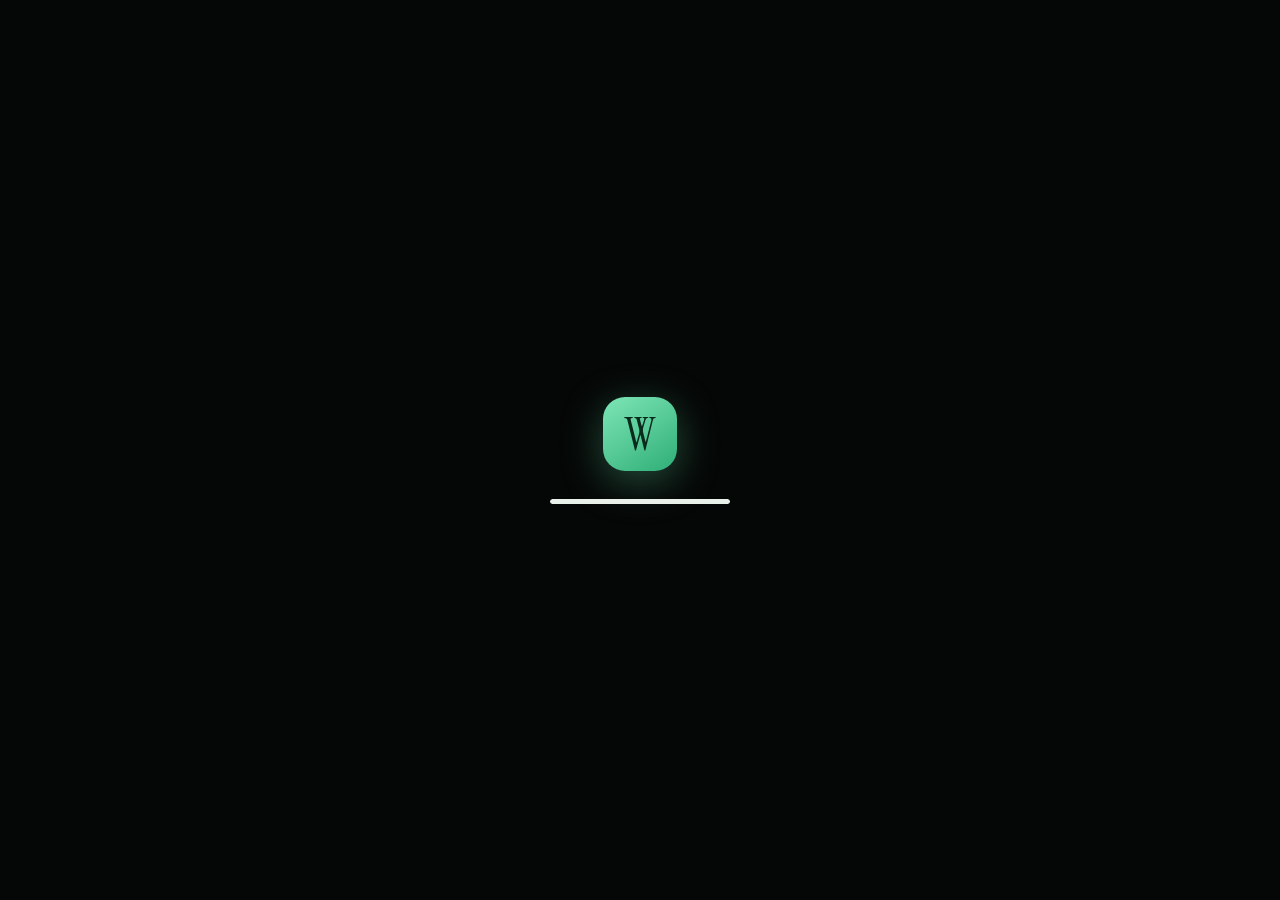
<file: index.html>
<!doctype html>
<html lang="en">
<head>
<meta charset="utf-8">
<meta name="viewport" content="width=device-width, initial-scale=1, viewport-fit=cover">
<title>Wayne Williams Opanja · Forward Deployed Engineer</title>
<meta name="description" content="Forward deployed engineer in Nairobi. I build learning, video, WhatsApp and AI products for health, education and public services, project by project.">
<link rel="canonical" href="https://wayne-spec.github.io/">
<meta name="theme-color" content="#0c0e0d">
<meta property="og:type" content="website">
<meta property="og:url" content="https://wayne-spec.github.io/">
<meta property="og:title" content="Wayne Williams Opanja · Forward Deployed Engineer">
<meta property="og:description" content="Full-stack developer building learning, video, WhatsApp and AI products that work for the people who use them.">
<meta property="og:image" content="https://wayne-spec.github.io/assets/og.png">
<meta property="og:image:width" content="1200">
<meta property="og:image:height" content="630">
<meta property="og:image:alt" content="Wayne Williams Opanja, Forward Deployed Engineer">
<meta name="twitter:card" content="summary_large_image">
<link rel="icon" href="assets/favicon.svg" type="image/svg+xml">
<link rel="preconnect" href="https://fonts.googleapis.com">
<link rel="preconnect" href="https://fonts.gstatic.com" crossorigin>
<link href="https://fonts.googleapis.com/css2?family=Instrument+Serif:ital@0;1&family=Inter:wght@400;500;600;700&family=JetBrains+Mono:wght@400;600&display=swap" rel="stylesheet">
<link rel="stylesheet" href="assets/css/site.css">
<link rel="stylesheet" href="assets/desktop/desktop.css">
<script>
  try { var t = localStorage.getItem('theme'); if (t) document.documentElement.setAttribute('data-theme', t); } catch (e) {}
</script>
<script type="application/ld+json">
{
  "@context": "https://schema.org",
  "@type": "Person",
  "name": "Wayne Williams Opanja",
  "jobTitle": "Forward Deployed Engineer",
  "url": "https://wayne-spec.github.io/",
  "email": "mailto:waynewilliams2028@gmail.com",
  "address": { "@type": "PostalAddress", "addressLocality": "Nairobi", "addressCountry": "KE" },
  "alumniOf": "Strathmore University",
  "sameAs": ["https://www.linkedin.com/in/waynewilliamsopanja", "https://github.com/wayne-spec"]
}
</script>
</head>
<body class="os">
<a class="skip" href="classic.html">Skip to the classic (non-desktop) portfolio</a>

<div id="boot" aria-hidden="true">
  <div class="boot-mark">W</div>
  <div class="boot-bar"><i></i></div>
</div>

<header class="menubar" id="menubar">
  <div class="mb-left">
    <button class="mb-logo" id="mb-logo" type="button" aria-haspopup="true" aria-expanded="false" aria-controls="mb-menu" title="Menu">W</button>
    <ul class="mb-menu" id="mb-menu" role="menu" hidden>
      <li role="none"><button role="menuitem" data-open="welcome">About Wayne</button></li>
      <li role="none"><button role="menuitem" data-open="finder">My work</button></li>
      <li role="none"><a role="menuitem" href="assets/Wayne-Williams-Opanja-CV.pdf" download>Download CV</a></li>
      <li role="none" class="sep"></li>
      <li role="none"><a role="menuitem" href="classic.html">Classic view</a></li>
      <li role="none"><a role="menuitem" href="mailto:waynewilliams2028@gmail.com">Email me</a></li>
    </ul>
    <strong class="mb-app" id="mb-app">Wayne Opanja</strong>
    <nav class="mb-links" aria-label="Quick links">
      <button type="button" data-open="finder">Work</button>
      <button type="button" data-open="studio">What I build</button>
      <button type="button" data-open="notes">How I work</button>
      <button type="button" data-open="contacts">Contact</button>
      <a href="classic.html">Classic view</a>
    </nav>
  </div>
  <div class="mb-right">
    <button class="mb-icon" id="theme-toggle" type="button" aria-label="Switch light or dark mode" title="Light / dark">
      <svg viewBox="0 0 24 24" fill="none" stroke="currentColor" stroke-width="1.8" stroke-linecap="round" aria-hidden="true"><circle cx="12" cy="12" r="4.2"/><path d="M12 2.5v2M12 19.5v2M4.6 4.6 6 6M18 18l1.4 1.4M2.5 12h2M19.5 12h2M4.6 19.4 6 18M18 6l1.4-1.4"/></svg>
    </button>
    <span class="mb-status">Available for projects</span>
    <time class="mb-clock" id="mb-clock"></time>
  </div>
</header>

<main id="desktop" aria-label="Desktop">
  <h1 class="sr-only">Wayne Williams Opanja, forward deployed engineer: an interactive desktop portfolio</h1>
  <ul class="icons" id="icons" aria-label="Desktop items"></ul>
  <div id="windows"></div>
</main>

<nav class="dock" id="dock" aria-label="Dock"></nav>

<noscript>
  <div class="nojs">This portfolio is an interactive desktop and needs JavaScript. <a href="classic.html">Open the classic version</a>.</div>
</noscript>
<script src="assets/desktop/desktop.js" defer></script>
</body>
</html>
</file>
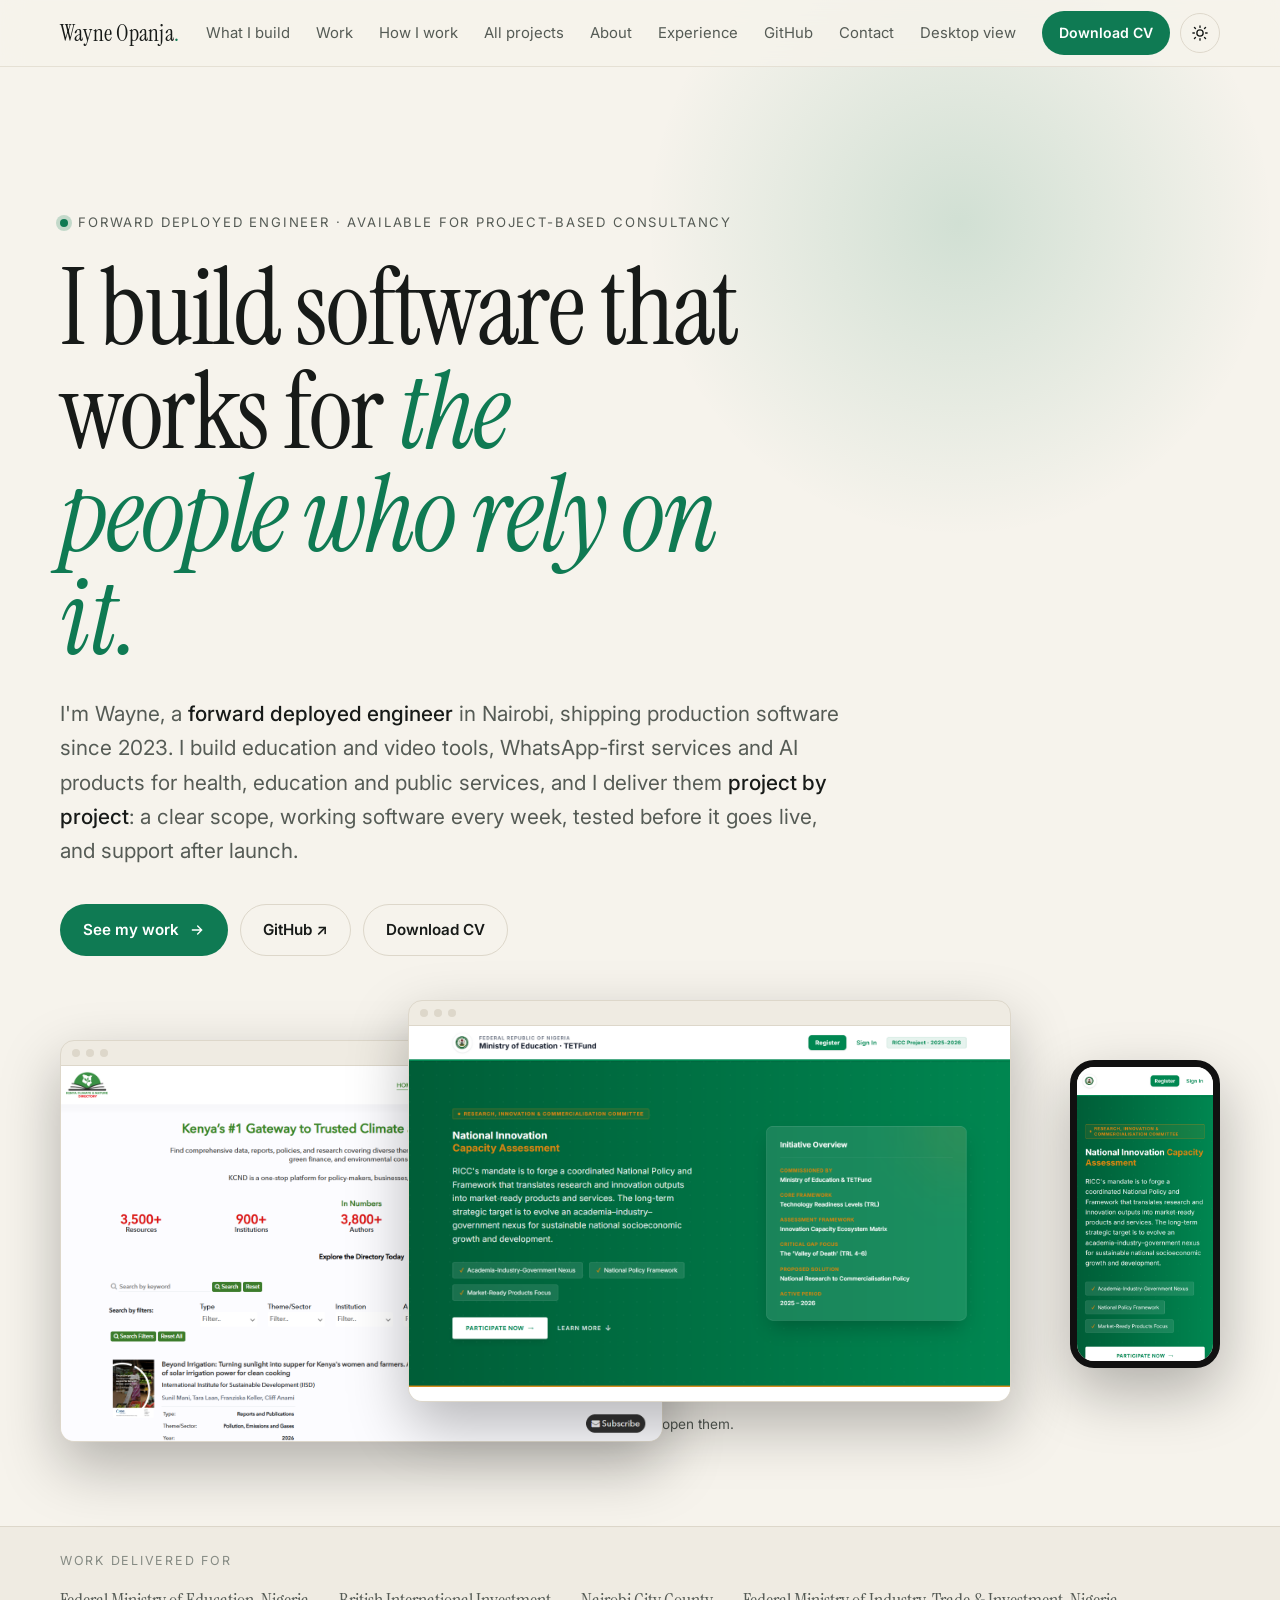
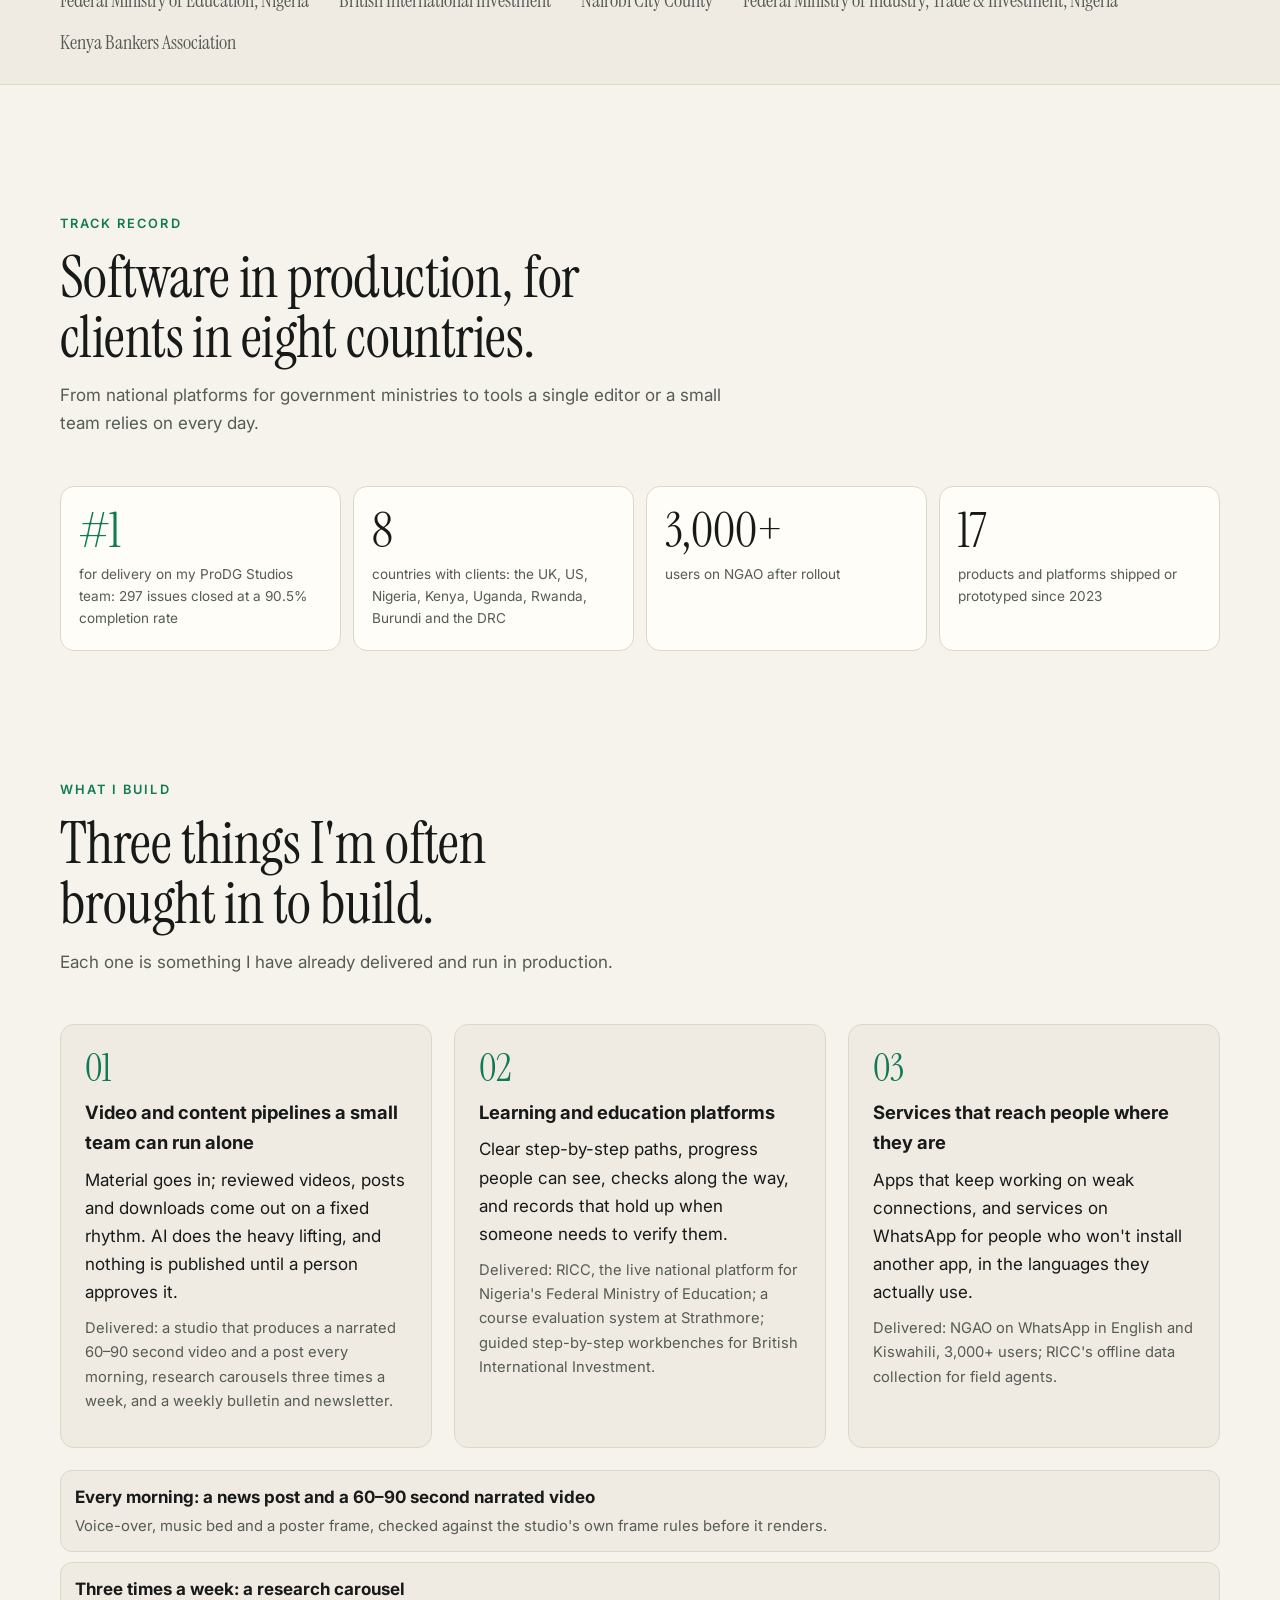
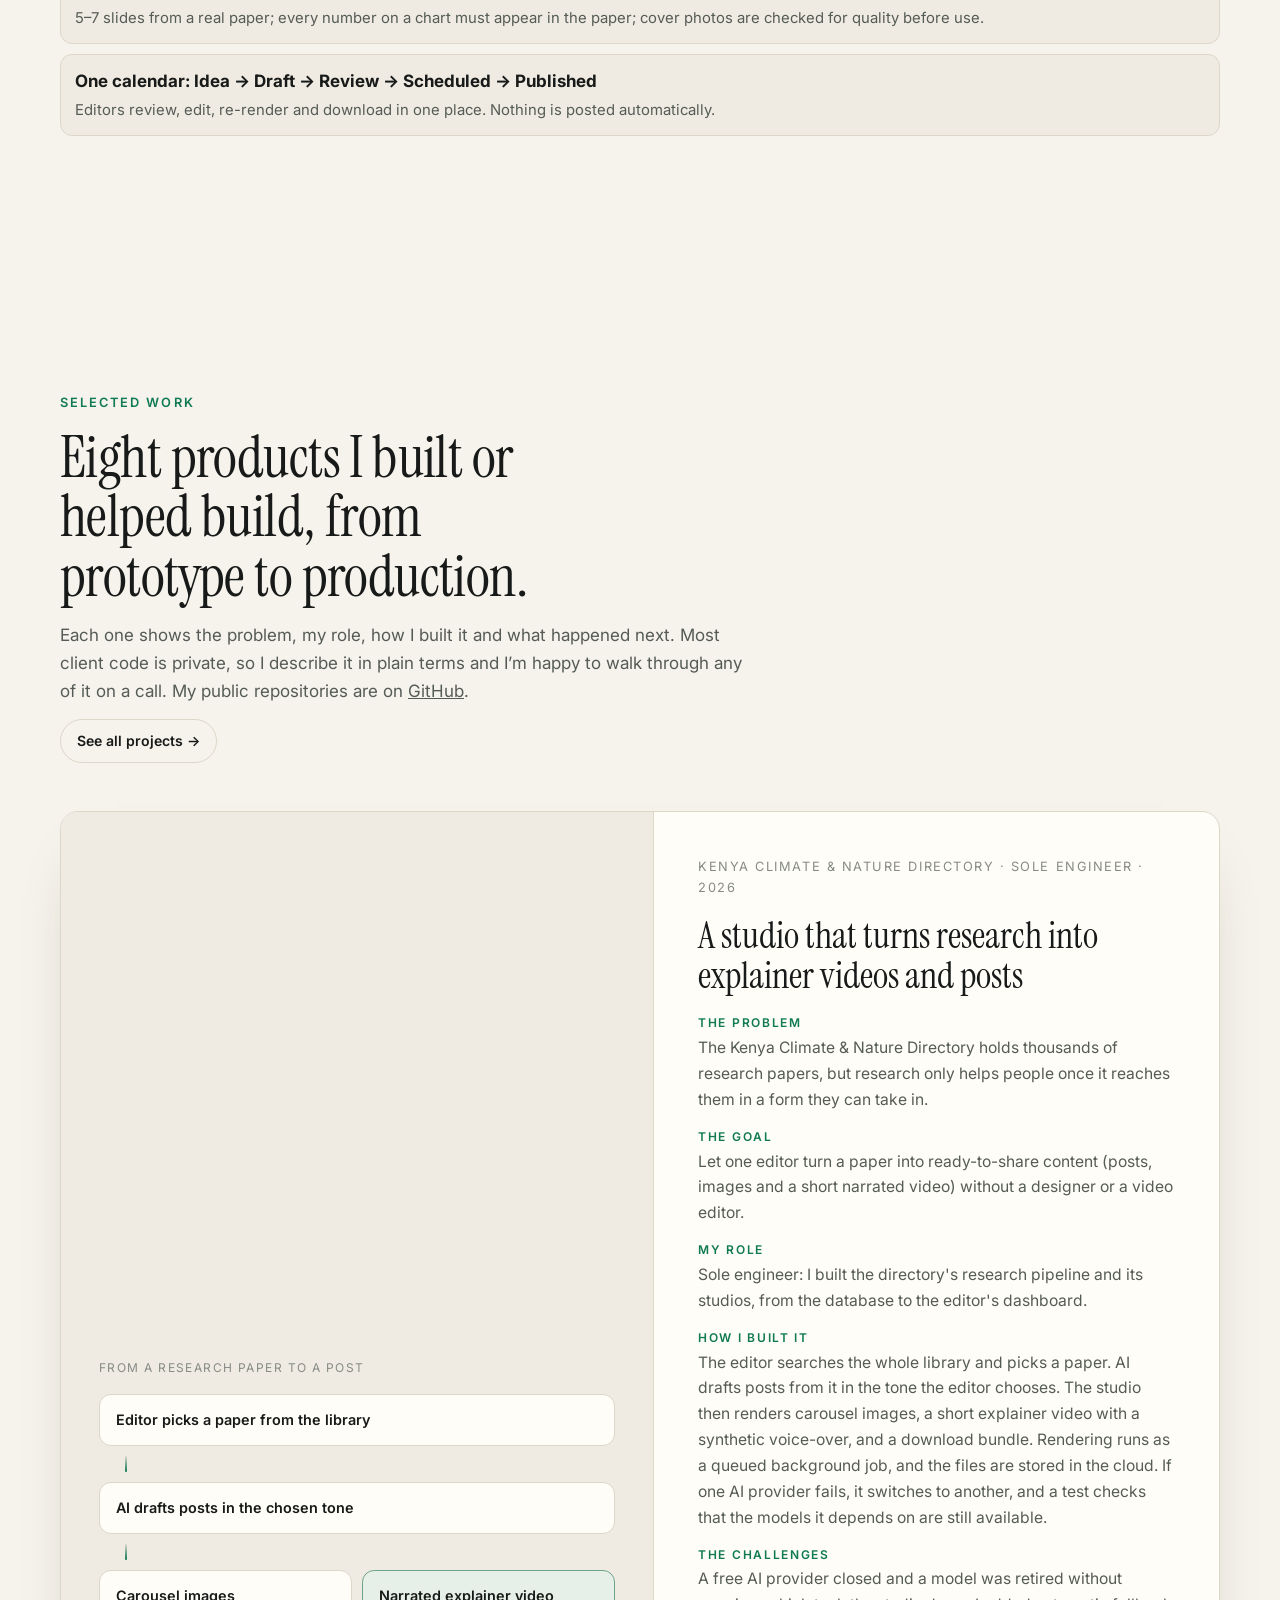
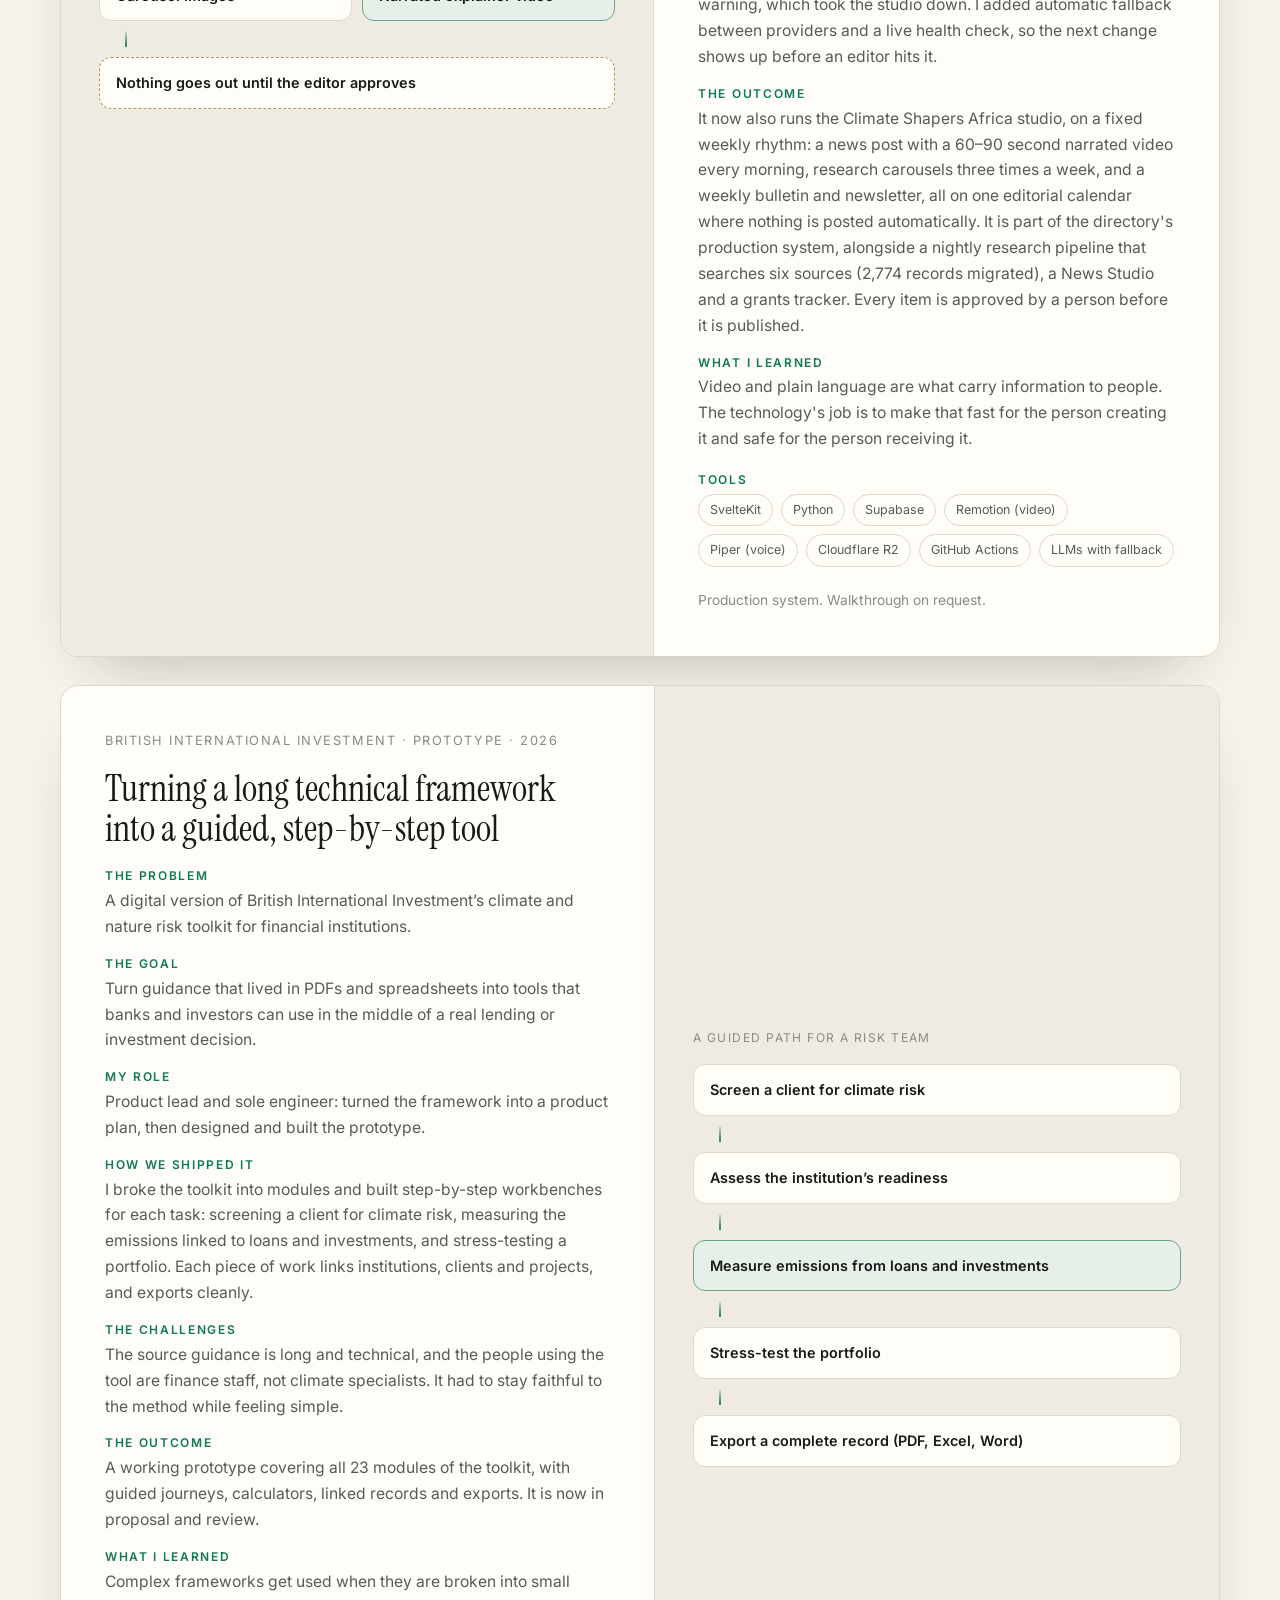
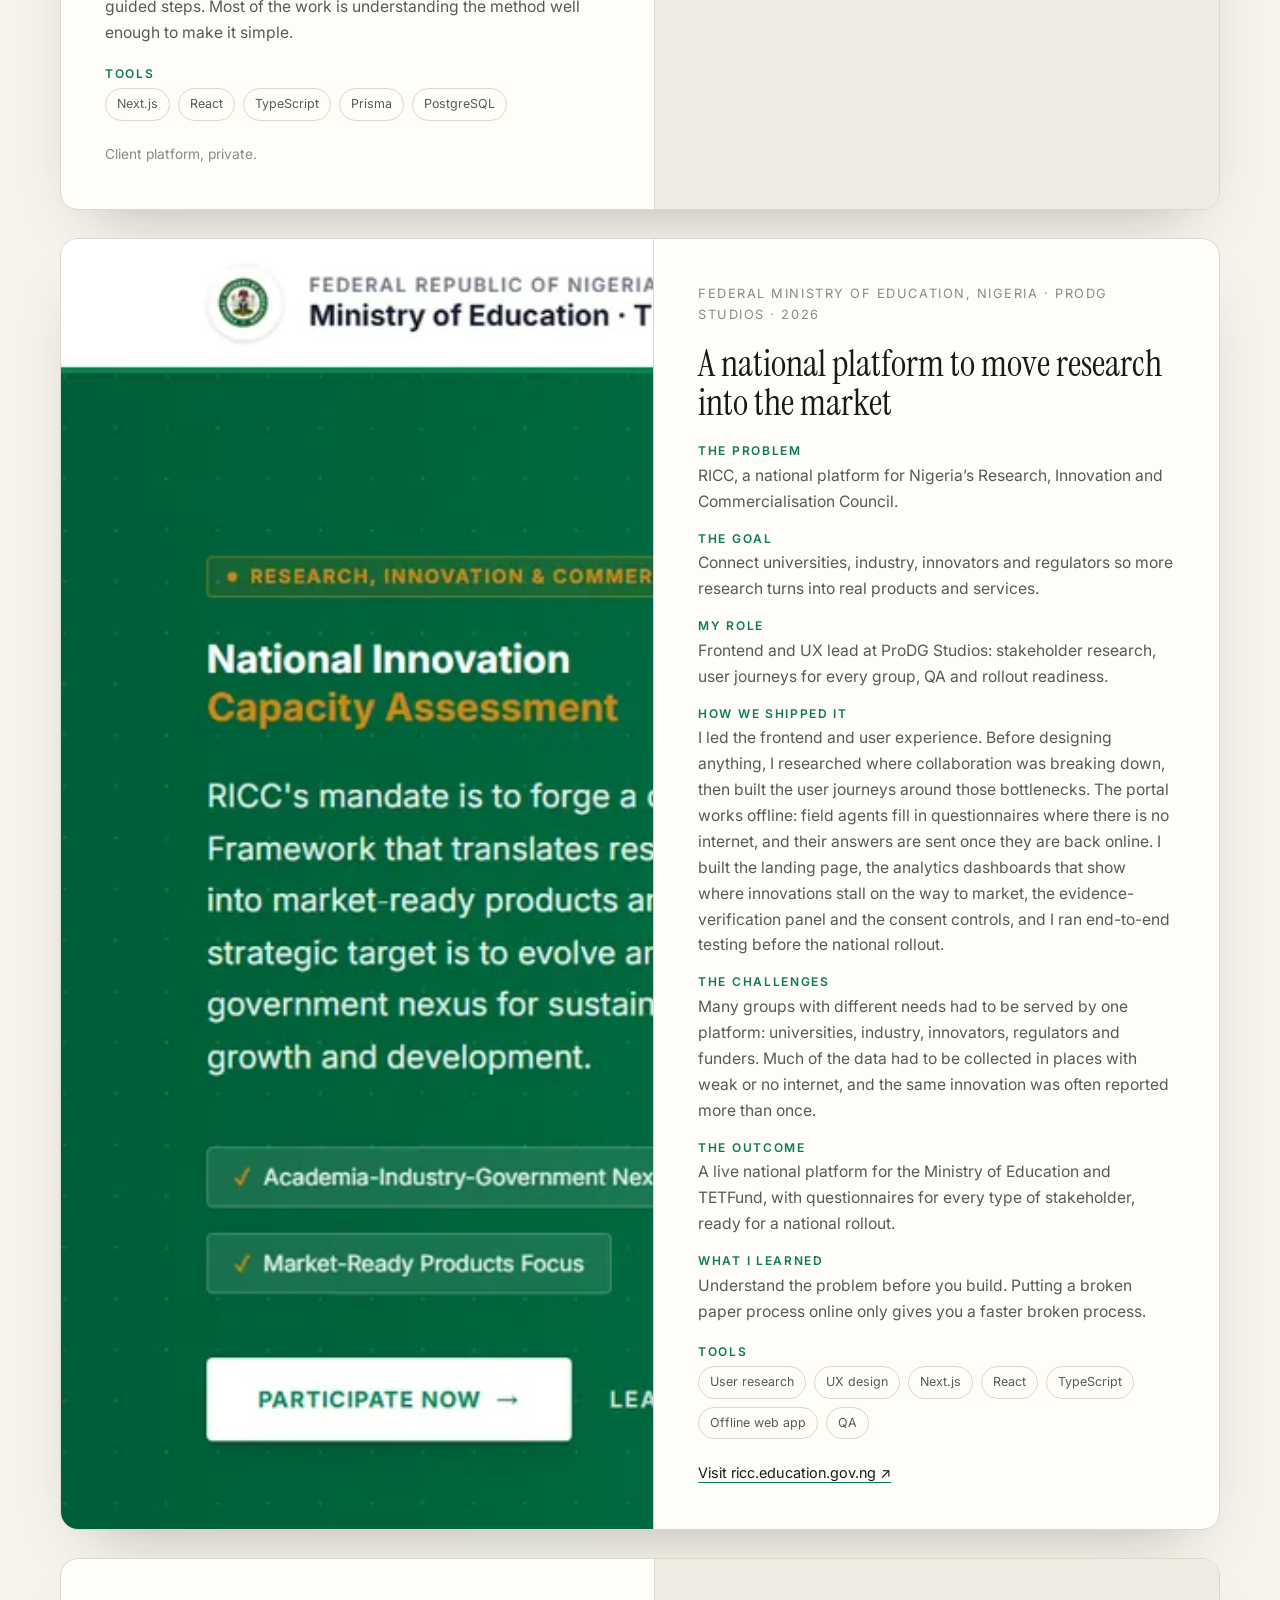
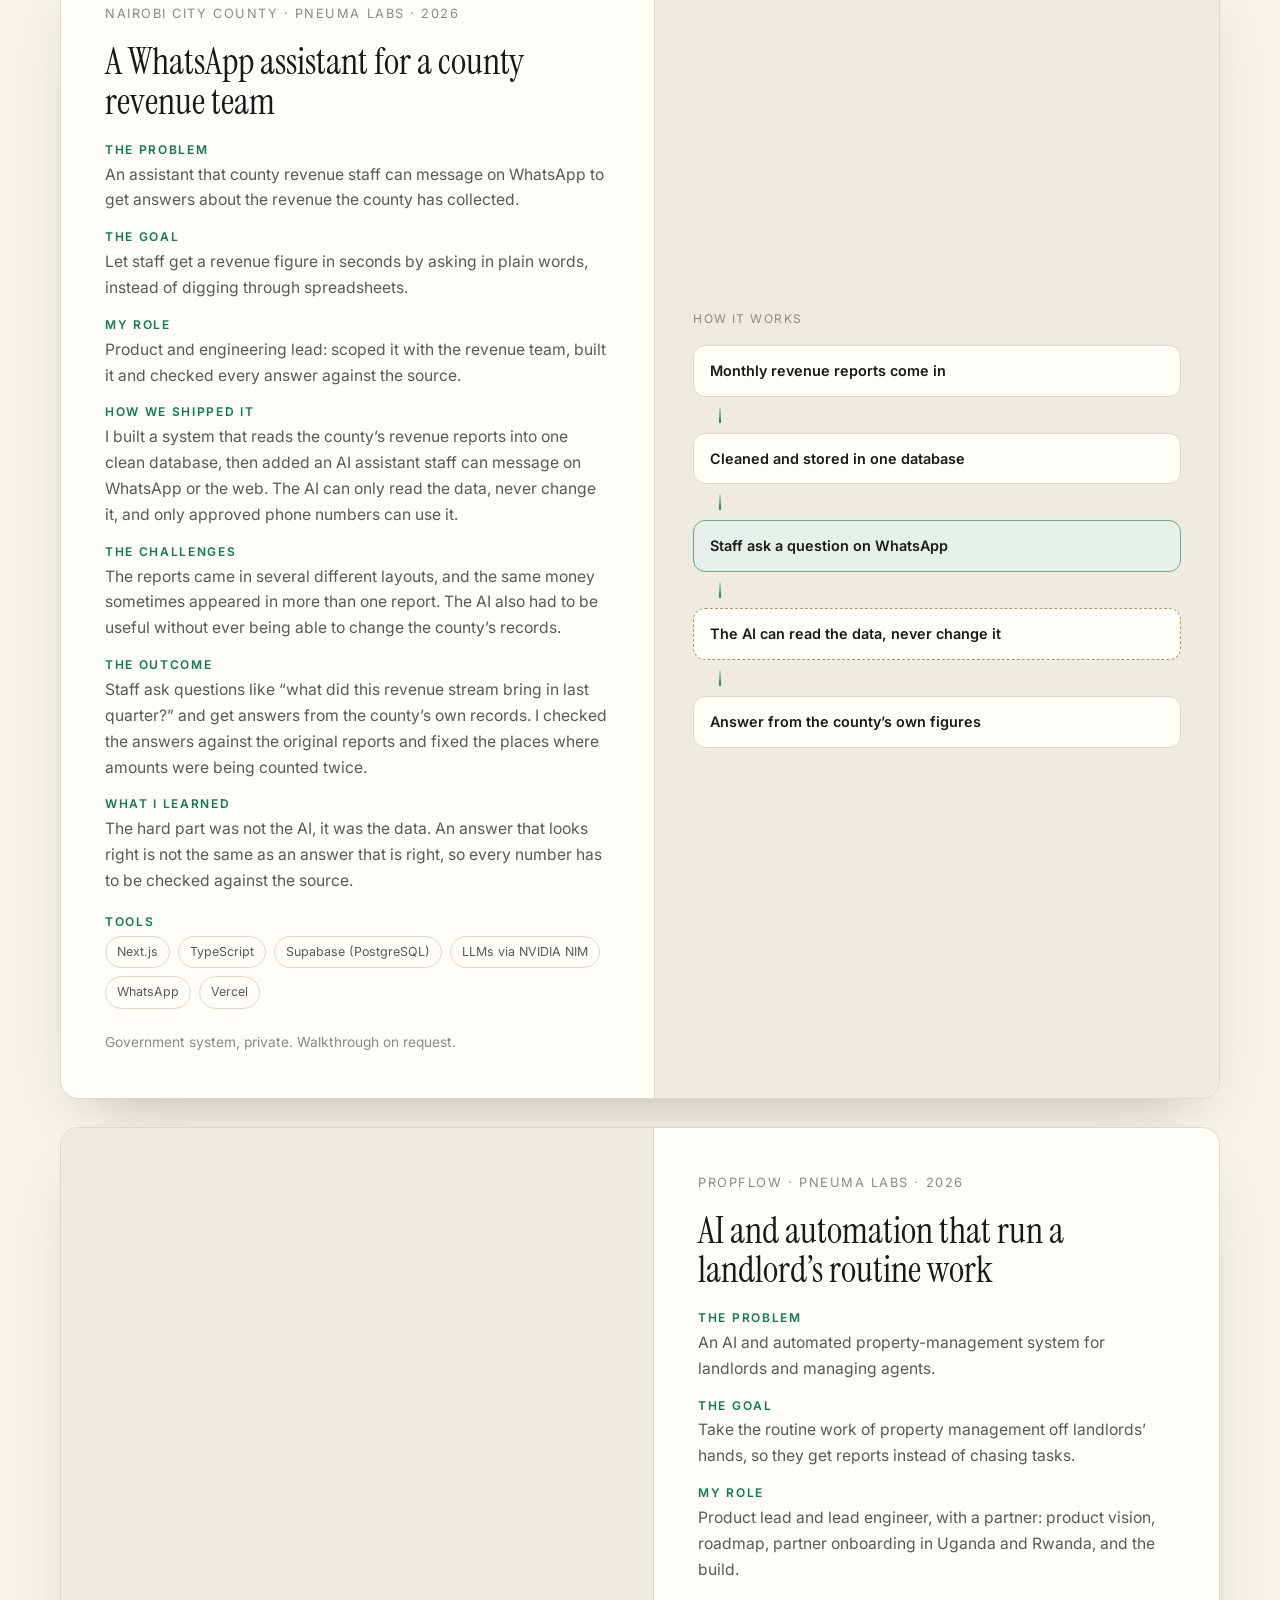
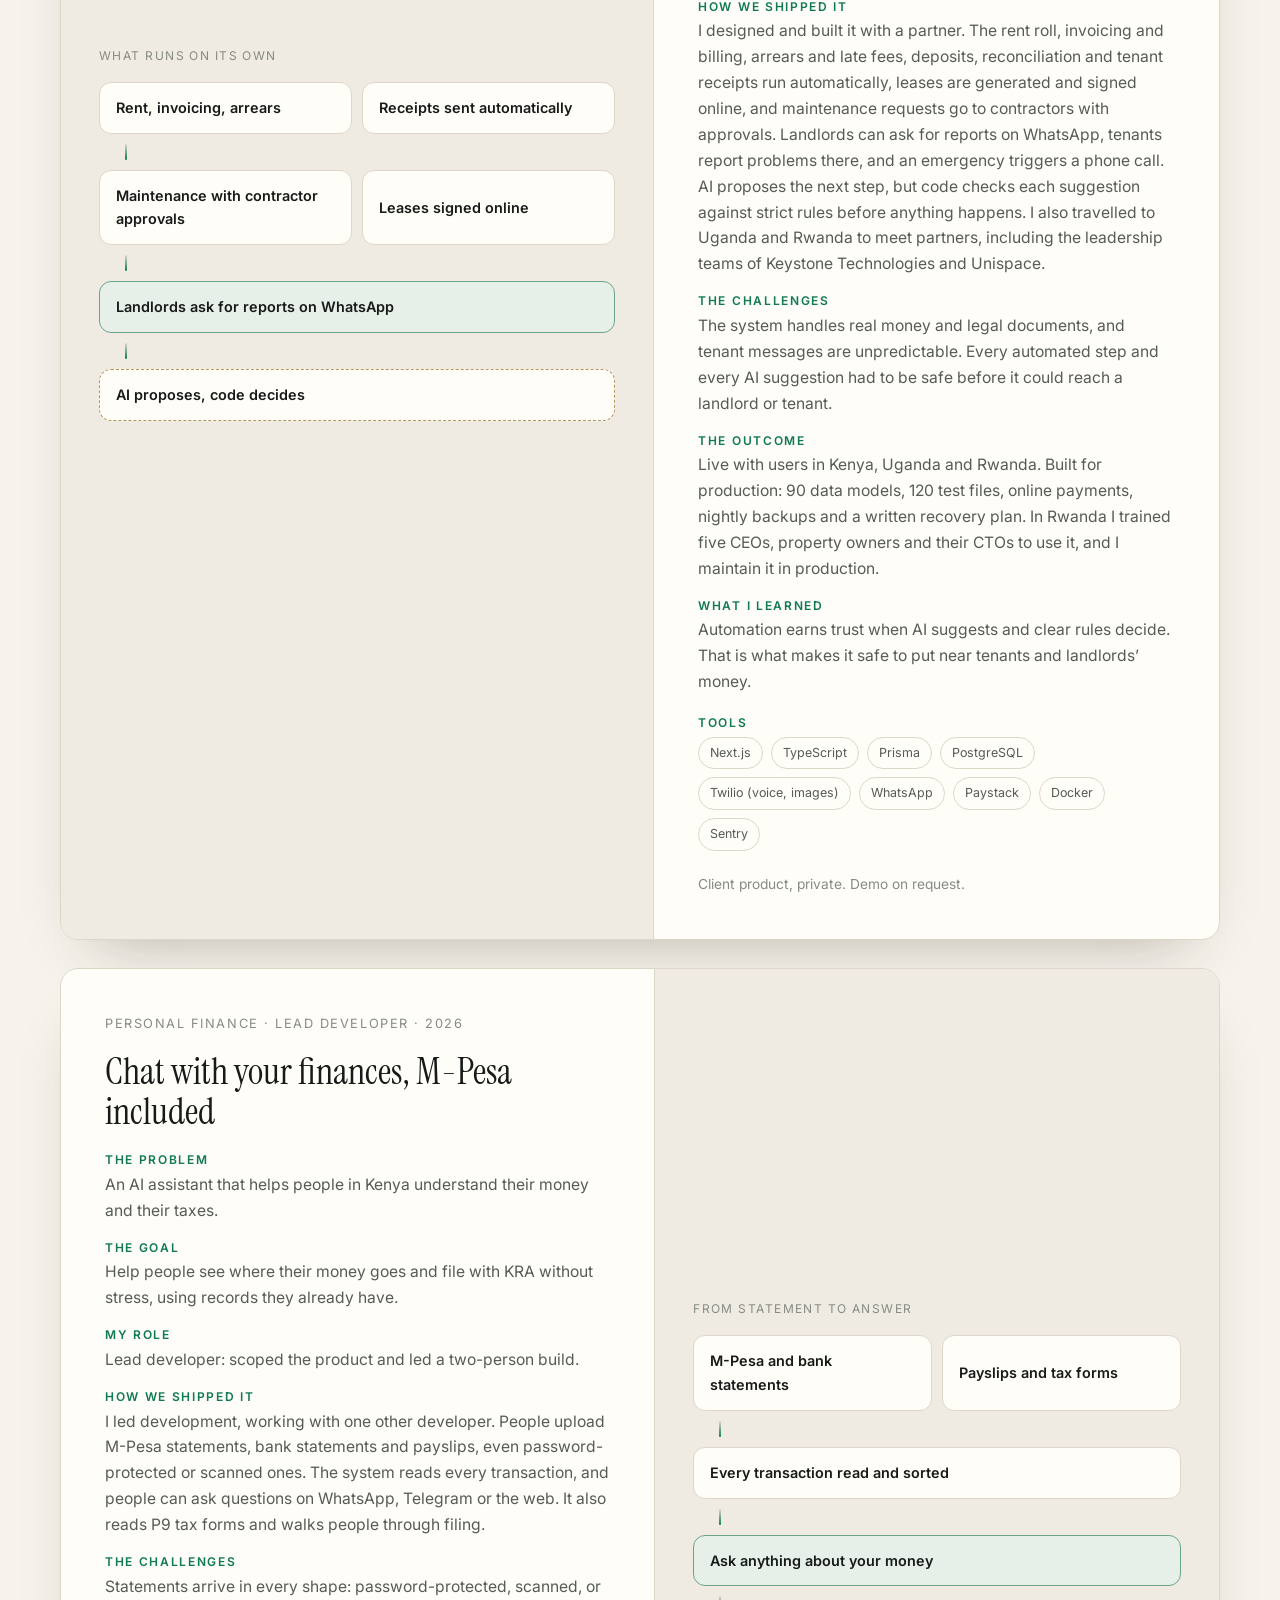
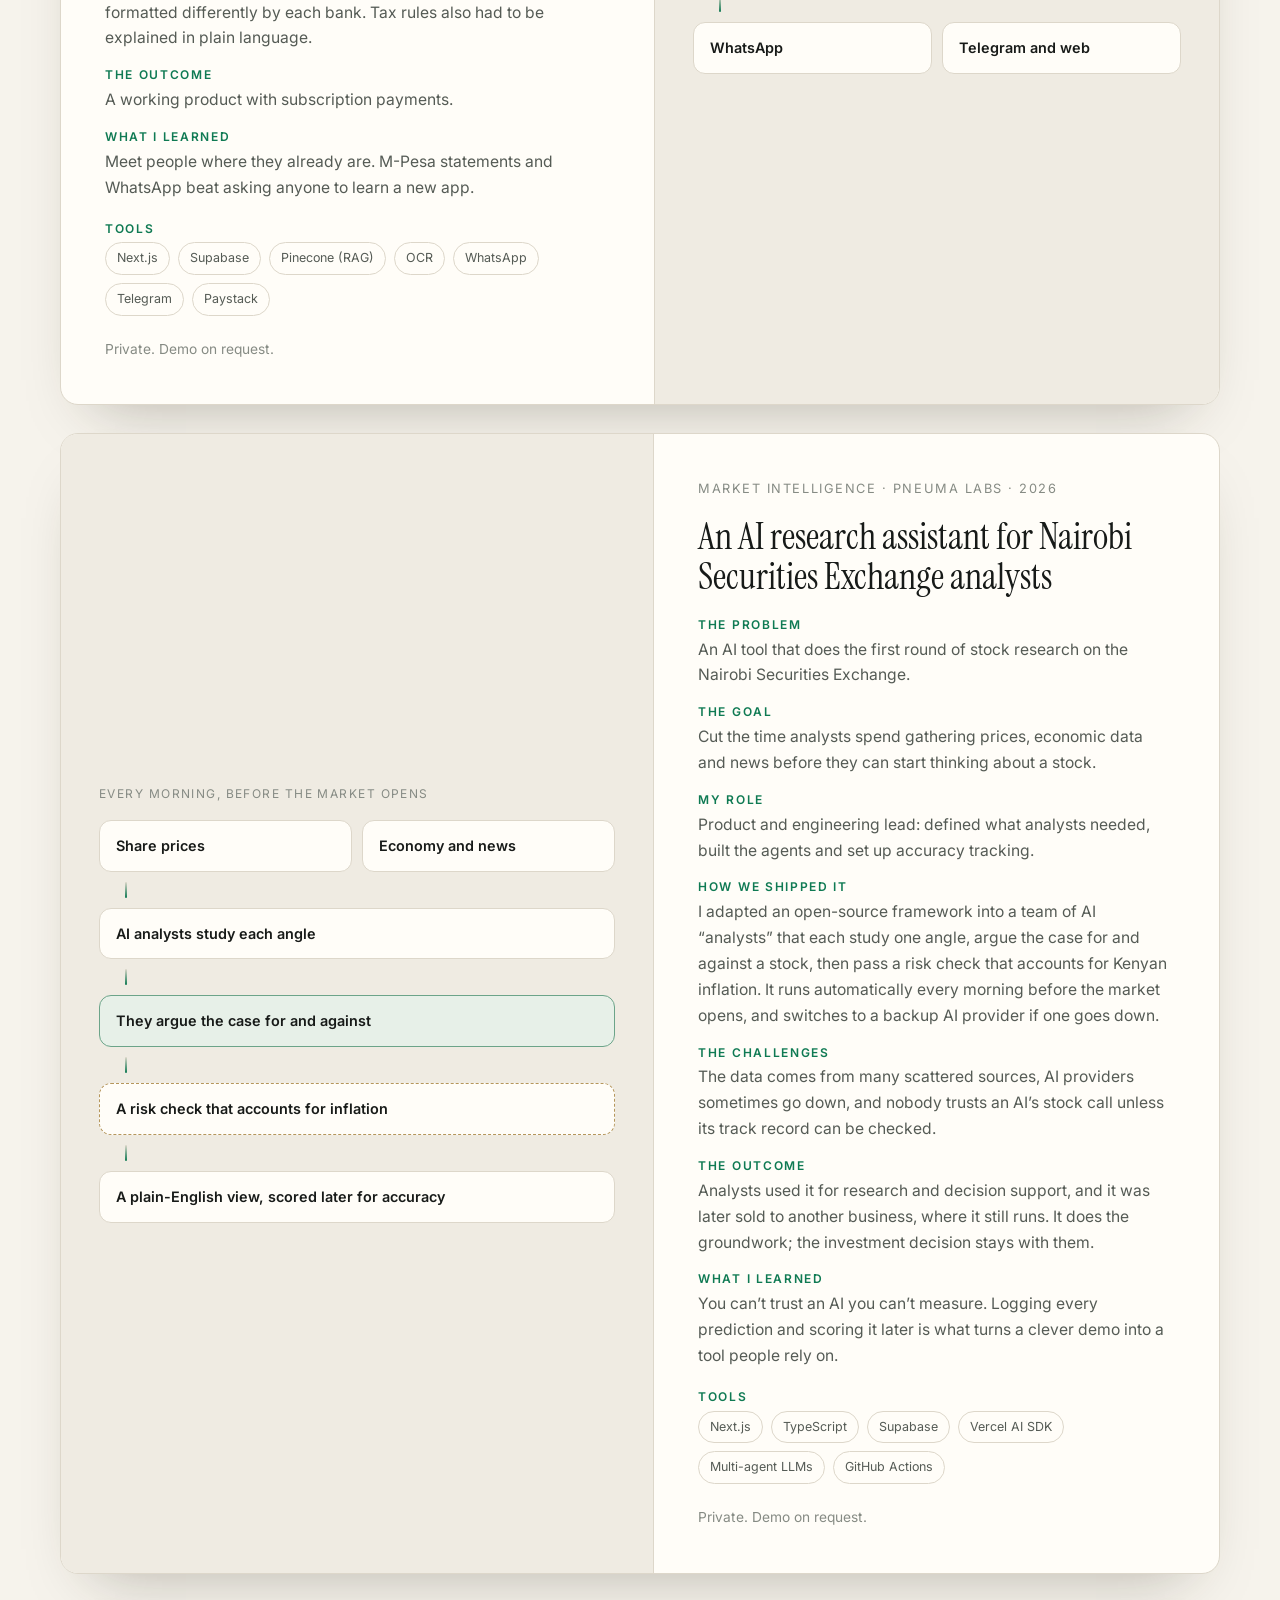
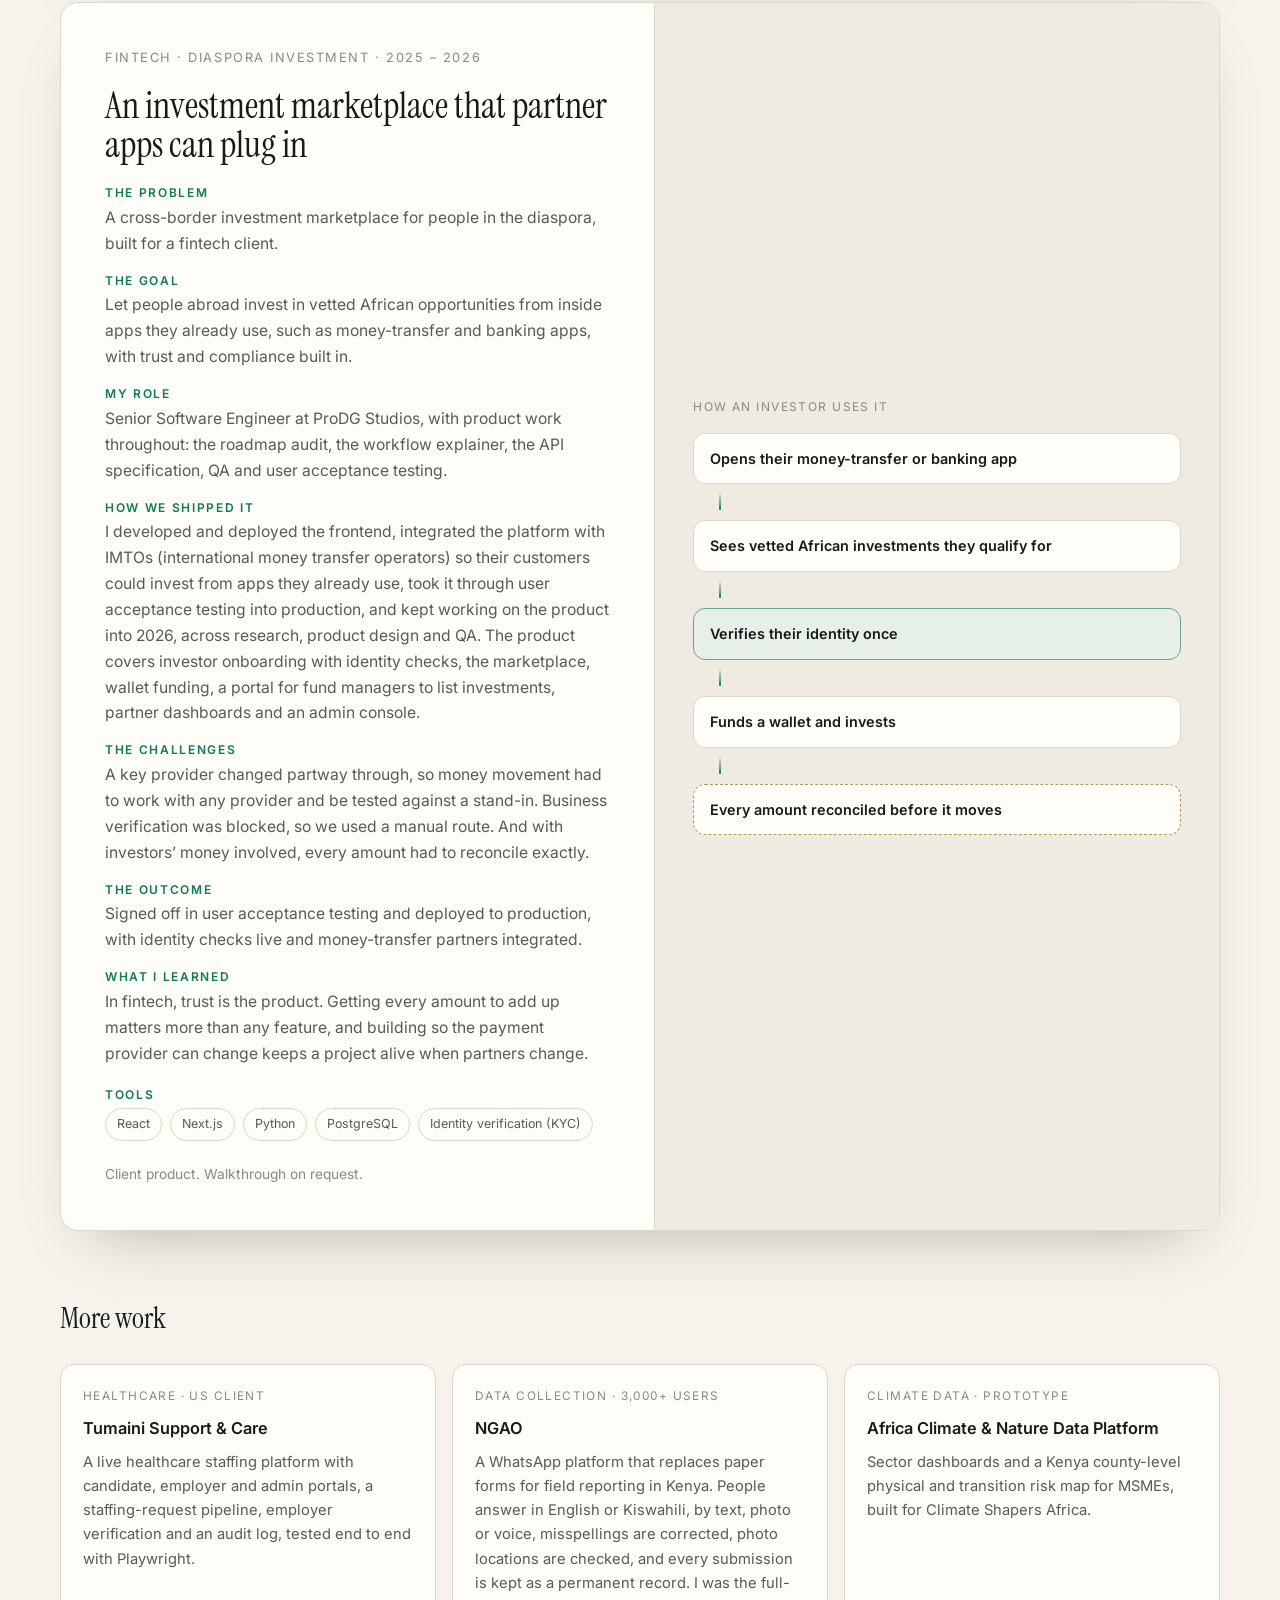
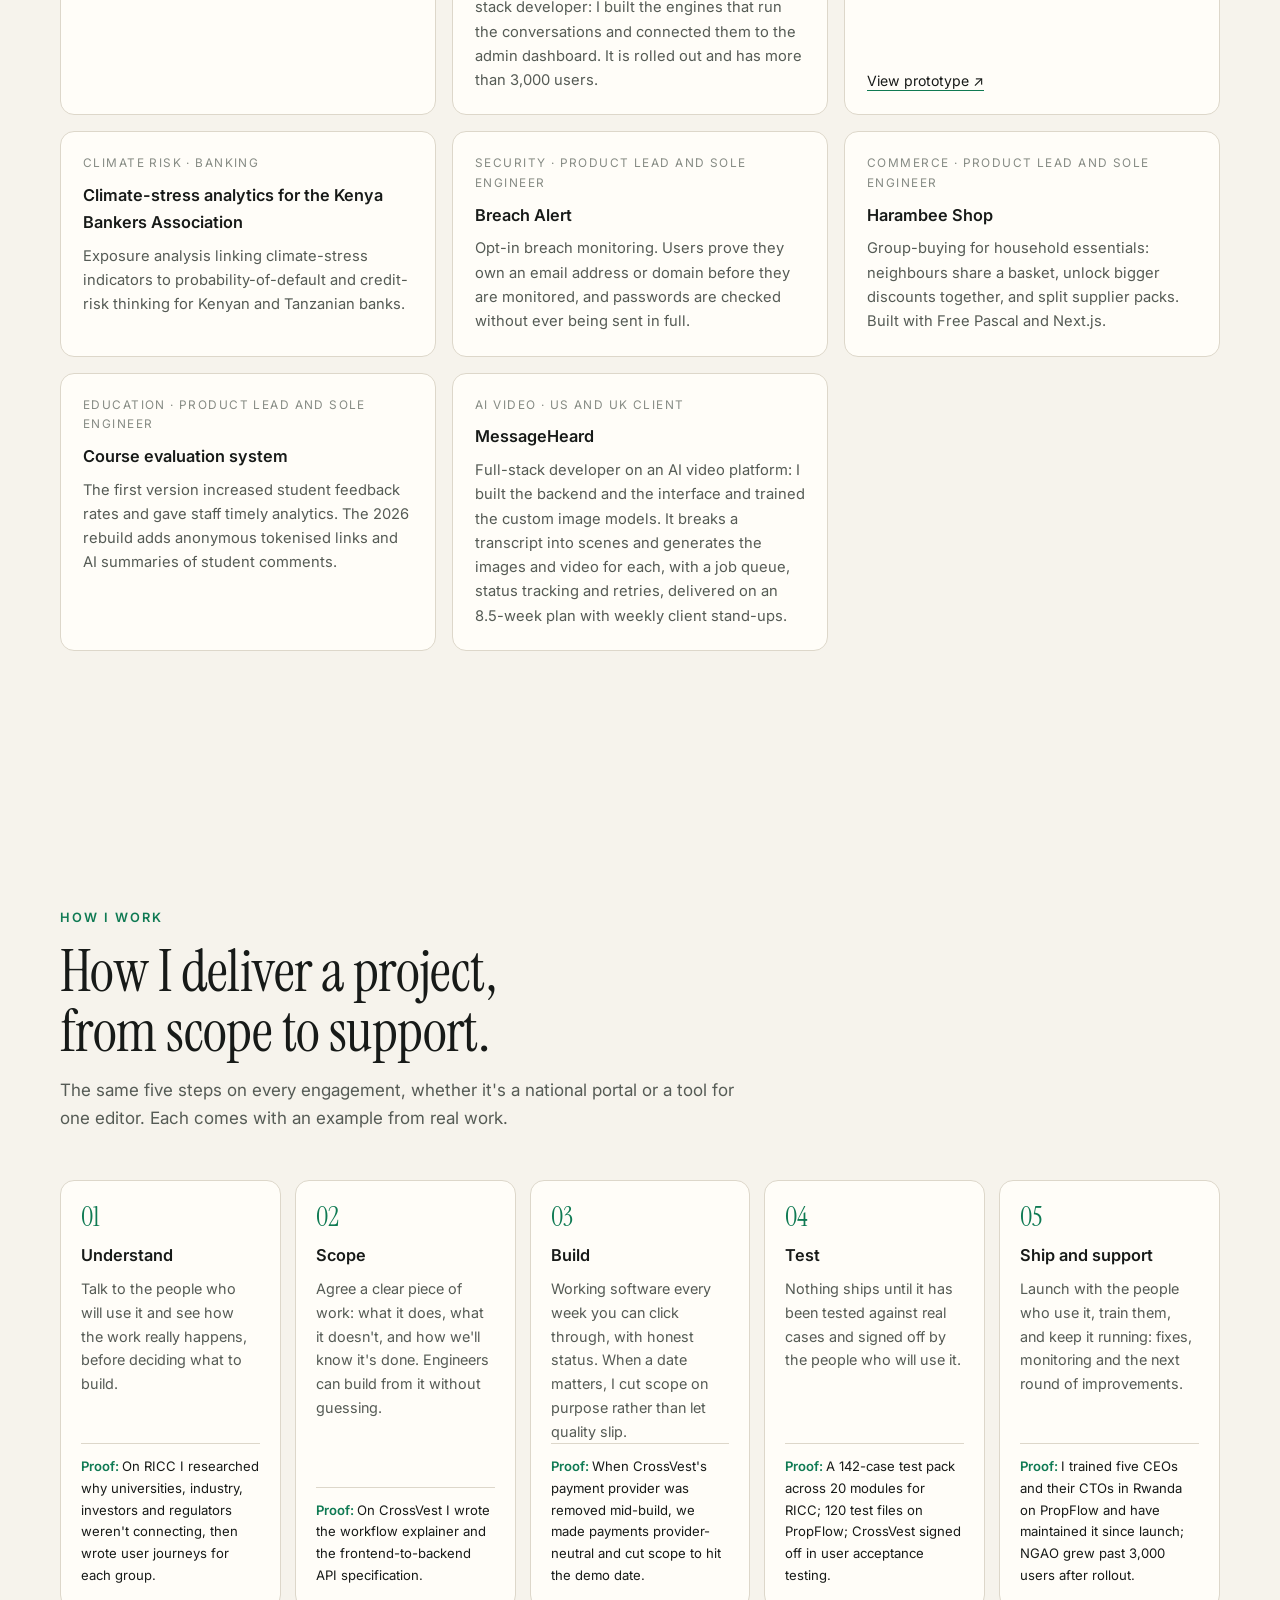
<file: classic.html>
<!doctype html>
<html lang="en" class="no-js">
<head>
<meta charset="utf-8">
<meta name="viewport" content="width=device-width, initial-scale=1">
<title>Wayne Williams Opanja · Forward Deployed Engineer</title>
<meta name="description" content="Forward deployed engineer in Nairobi. I build learning, video, WhatsApp and AI products for health, education and public services, project by project.">
<link rel="canonical" href="https://wayne-spec.github.io/classic.html">
<meta name="theme-color" content="#0c0e0d">

<meta property="og:type" content="website">
<meta property="og:url" content="https://wayne-spec.github.io/">
<meta property="og:title" content="Wayne Williams Opanja · Forward Deployed Engineer">
<meta property="og:description" content="Full-stack developer building learning, video, WhatsApp and AI products that work for the people who use them.">
<meta property="og:image" content="https://wayne-spec.github.io/assets/og.png">
<meta property="og:image:width" content="1200">
<meta property="og:image:height" content="630">
<meta property="og:image:alt" content="Wayne Williams Opanja, Forward Deployed Engineer">
<meta name="twitter:card" content="summary_large_image">

<link rel="icon" href="assets/favicon.svg" type="image/svg+xml">
<link rel="preconnect" href="https://fonts.googleapis.com">
<link rel="preconnect" href="https://fonts.gstatic.com" crossorigin>
<link href="https://fonts.googleapis.com/css2?family=Instrument+Serif:ital@0;1&family=Inter:wght@400;500;600&display=swap" rel="stylesheet">
<link rel="stylesheet" href="assets/css/site.css">
<script>
  document.documentElement.classList.remove('no-js');
  try { var t = localStorage.getItem('theme'); if (t) document.documentElement.setAttribute('data-theme', t); } catch (e) {}
</script>
<script type="application/ld+json">
{
  "@context": "https://schema.org",
  "@type": "Person",
  "name": "Wayne Williams Opanja",
  "jobTitle": "Forward Deployed Engineer",
  "url": "https://wayne-spec.github.io/",
  "email": "mailto:waynewilliams2028@gmail.com",
  "address": { "@type": "PostalAddress", "addressLocality": "Nairobi", "addressCountry": "KE" },
  "alumniOf": "Strathmore University",
  "sameAs": ["https://www.linkedin.com/in/waynewilliamsopanja", "https://github.com/wayne-spec"]
}
</script>
<style>
  .hero-shots{position:relative;margin-top:44px;height:430px}
  .hero-shots .shot{position:absolute;border-radius:14px;overflow:hidden;border:1px solid var(--line);box-shadow:0 24px 60px rgba(0,0,0,.28);background:var(--bg-2)}
  .hero-shots .shot .bar{display:flex;gap:6px;padding:8px 11px;border-bottom:1px solid var(--line)}
  .hero-shots .shot .bar i{width:8px;height:8px;border-radius:50%;background:var(--line);display:block}
  .hero-shots img{display:block;width:100%;height:auto}
  .hero-shots .a{left:0;top:40px;width:52%;z-index:1}.hero-shots .b{left:30%;top:0;width:52%;z-index:2}
  .hero-shots .c{right:0;top:60px;width:150px;border-radius:24px;border:7px solid #111;z-index:3}
  .hero-shots .cap{position:absolute;left:0;bottom:-6px;font-size:.85rem;color:var(--muted)}
  .refs{display:grid;grid-template-columns:repeat(2,1fr);gap:22px;margin-top:24px}
  .ref{border:1px solid var(--line);border-radius:14px;padding:22px}.ref b{display:block;font-size:1.05rem}.ref span{color:var(--muted)}
  @media (max-width:760px){.hero-shots{height:250px}.hero-shots .a{width:70%;top:30px}.hero-shots .b{left:22%;width:70%}.hero-shots .c{width:90px;border-width:5px}.refs{grid-template-columns:1fr}}
  .offer{display:grid;grid-template-columns:repeat(3,1fr);gap:22px;margin-top:28px}
  .offer .idea{border:1px solid var(--line);border-radius:14px;padding:24px;background:var(--bg-2)}
  .offer .n{font-family:'Instrument Serif',serif;font-size:2.4rem;line-height:1;color:var(--accent)}
  .offer h3{margin:10px 0 8px;font-size:1.15rem}.offer p{margin:0 0 10px}.offer .built{font-size:.92rem;color:var(--muted)}
  .lane{display:grid;gap:10px;margin-top:22px}.lane div{border:1px solid var(--line);border-radius:12px;padding:12px 14px;background:var(--bg-2)}
  .lane b{display:block}.lane span{color:var(--muted);font-size:.93rem}
  @media (max-width:900px){.offer{grid-template-columns:1fr}}
</style>
</head>
<body>
<a class="skip" href="#main">Skip to content</a>

<header class="site-header">
  <nav class="wrap nav" aria-label="Main">
    <a class="brand" href="#top">Wayne Opanja<span>.</span></a>
    <ul class="nav-links" id="nav-links">
      <li><a href="#build">What I build</a></li>
      <li><a href="#work">Work</a></li>
      <li><a href="#how">How I work</a></li>
      <li><a href="projects.html">All projects</a></li>
      <li><a href="#about">About</a></li>
      <li><a href="#experience">Experience</a></li>
      <li><a href="https://github.com/wayne-spec" target="_blank" rel="noopener">GitHub</a></li>
      <li><a href="#contact">Contact</a></li>
      <li><a href="index.html">Desktop view</a></li>
    </ul>
    <div class="nav-actions">
      <a class="btn btn-primary btn-sm btn-cv" href="assets/Wayne-Williams-Opanja-CV.pdf" download>Download CV</a>
      <button class="icon-btn" id="theme-toggle" type="button" aria-label="Switch colour theme">
        <svg viewBox="0 0 24 24" fill="none" stroke="currentColor" stroke-width="1.8" stroke-linecap="round" aria-hidden="true"><circle cx="12" cy="12" r="4.2"/><path d="M12 2.5v2M12 19.5v2M4.6 4.6 6 6M18 18l1.4 1.4M2.5 12h2M19.5 12h2M4.6 19.4 6 18M18 6l1.4-1.4"/></svg>
      </button>
      <button class="icon-btn menu-btn" id="menu-toggle" type="button" aria-label="Open menu" aria-expanded="false" aria-controls="nav-links">
        <svg viewBox="0 0 24 24" fill="none" stroke="currentColor" stroke-width="1.8" stroke-linecap="round" aria-hidden="true"><path d="M4 7h16M4 12h16M4 17h16"/></svg>
      </button>
    </div>
  </nav>
</header>

<main id="main">
  <section class="hero" id="top">
    <div class="wrap">
      <span class="eyebrow"><span class="dot" aria-hidden="true"></span>Forward Deployed Engineer · Available for project-based consultancy</span>
      <h1>I build software that works for <em>the people who rely on it.</em></h1>
      <p class="lede">I'm Wayne, a <strong>forward deployed engineer</strong> in Nairobi, shipping production software since 2023. I build education and video tools, WhatsApp-first services and AI products for health, education and public services, and I deliver them <strong>project by project</strong>: a clear scope, working software every week, tested before it goes live, and support after launch.</p>
      <div class="hero-ctas">
        <a class="btn btn-primary" href="#work">See my work
          <svg viewBox="0 0 24 24" fill="none" stroke="currentColor" stroke-width="2" stroke-linecap="round" aria-hidden="true"><path d="M5 12h14M13 6l6 6-6 6"/></svg></a>
        <a class="btn btn-ghost" href="https://github.com/wayne-spec" target="_blank" rel="noopener">GitHub ↗</a>
        <a class="btn btn-ghost" href="assets/Wayne-Williams-Opanja-CV.pdf" download>Download CV</a>
      </div>
      <div class="hero-shots">
        <a class="shot a" href="https://kenyaclimatedirectory.org" target="_blank" rel="noopener" aria-label="Kenya Climate and Nature Directory (opens the live site)"><div class="bar" aria-hidden="true"><i></i><i></i><i></i></div><img src="assets/img/shots/kcnd-desk.png" width="1440" height="900" alt="The Kenya Climate and Nature Directory, whose research pipeline I built"></a>
        <a class="shot b" href="https://ricc.education.gov.ng/" target="_blank" rel="noopener" aria-label="RICC national platform (opens the live site)"><div class="bar" aria-hidden="true"><i></i><i></i><i></i></div><img src="assets/img/shots/ricc-desk.png" width="1440" height="900" alt="RICC, the national innovation platform for Nigeria's Federal Ministry of Education"></a>
        <a class="shot c" href="https://ricc.education.gov.ng/" target="_blank" rel="noopener" aria-label="RICC on a phone (opens the live site)"><img src="assets/img/shots/ricc-phone.png" width="780" height="1688" alt="RICC on a phone"></a>
        <span class="cap">Live in production: the Kenya Climate &amp; Nature Directory and Nigeria's RICC platform. Click to open them.</span>
      </div>
    </div>
  </section>

  <div class="proof" aria-label="Organisations I have delivered work for">
    <div class="wrap">
      <span class="proof-label">Work delivered for</span>
      <ul>
        <li>Federal Ministry of Education, Nigeria</li>
        <li>British International Investment</li>
        <li>Nairobi City County</li>
        <li>Federal Ministry of Industry, Trade &amp; Investment, Nigeria</li>
        <li>Kenya Bankers Association</li>
      </ul>
    </div>
  </div>

  <section class="section" id="impact">
    <div class="wrap">
      <div class="section-head">
        <span class="kicker">Track record</span>
        <h2>Software in production, for clients in eight countries.</h2>
        <p>From national platforms for government ministries to tools a single editor or a small team relies on every day.</p>
      </div>
      <div class="ship">
        <div class="stat reveal accent"><strong>#1</strong><span>for delivery on my ProDG Studios team: 297 issues closed at a 90.5% completion rate</span></div>
        <div class="stat reveal"><strong>8</strong><span>countries with clients: the UK, US, Nigeria, Kenya, Uganda, Rwanda, Burundi and the DRC</span></div>
        <div class="stat reveal"><strong>3,000+</strong><span>users on NGAO after rollout</span></div>
        <div class="stat reveal"><strong>17</strong><span>products and platforms shipped or prototyped since 2023</span></div>
      </div>
    </div>
  </section>


  <section class="section" id="build" style="padding-top: 0;">
    <div class="wrap">
      <div class="section-head">
        <span class="kicker">What I build</span>
        <h2>Three things I'm often brought in to build.</h2>
        <p>Each one is something I have already delivered and run in production.</p>
      </div>
      <div class="offer">
        <div class="idea reveal"><div class="n">01</div><h3>Video and content pipelines a small team can run alone</h3><p>Material goes in; reviewed videos, posts and downloads come out on a fixed rhythm. AI does the heavy lifting, and nothing is published until a person approves it.</p><p class="built">Delivered: a studio that produces a narrated 60–90 second video and a post every morning, research carousels three times a week, and a weekly bulletin and newsletter.</p></div>
        <div class="idea reveal"><div class="n">02</div><h3>Learning and education platforms</h3><p>Clear step-by-step paths, progress people can see, checks along the way, and records that hold up when someone needs to verify them.</p><p class="built">Delivered: RICC, the live national platform for Nigeria's Federal Ministry of Education; a course evaluation system at Strathmore; guided step-by-step workbenches for British International Investment.</p></div>
        <div class="idea reveal"><div class="n">03</div><h3>Services that reach people where they are</h3><p>Apps that keep working on weak connections, and services on WhatsApp for people who won't install another app, in the languages they actually use.</p><p class="built">Delivered: NGAO on WhatsApp in English and Kiswahili, 3,000+ users; RICC's offline data collection for field agents.</p></div>
      </div>
      <div class="lane reveal" aria-label="A day in the content studio I built">
        <div><b>Every morning: a news post and a 60–90 second narrated video</b><span>Voice-over, music bed and a poster frame, checked against the studio's own frame rules before it renders.</span></div>
        <div><b>Three times a week: a research carousel</b><span>5–7 slides from a real paper; every number on a chart must appear in the paper; cover photos are checked for quality before use.</span></div>
        <div><b>One calendar: Idea → Draft → Review → Scheduled → Published</b><span>Editors review, edit, re-render and download in one place. Nothing is posted automatically.</span></div>
      </div>
    </div>
  </section>

  <section class="section" id="work">
    <div class="wrap">
      <div class="section-head">
        <span class="kicker">Selected work</span>
        <h2>Eight products I built or helped build, from prototype to production.</h2>
        <p>Each one shows the problem, my role, how I built it and what happened next. Most client code is private, so I describe it in plain terms and I’m happy to walk through any of it on a call. My public repositories are on <a href="https://github.com/wayne-spec" target="_blank" rel="noopener">GitHub</a>.</p>
        <p><a class="btn btn-ghost btn-sm" href="projects.html">See all projects →</a></p>
      </div>

      <div class="cases">
        <article class="case reveal">
          <div class="case-visual" aria-hidden="true"><div class="diagram"><div class="diagram-caption">From a research paper to a post</div><div class="flow"><div class="node"><b>Editor picks a paper from the library</b></div><div class="arrow"></div><div class="node"><b>AI drafts posts in the chosen tone</b></div><div class="arrow"></div><div class="split"><div class="node"><b>Carousel images</b></div><div class="node hot"><b>Narrated explainer video</b></div></div><div class="arrow"></div><div class="node guard"><b>Nothing goes out until the editor approves</b></div></div></div></div>
          <div class="case-body">
            <span class="case-meta">Kenya Climate &amp; Nature Directory · Sole engineer · 2026</span>
            <h3>A studio that turns research into explainer videos and posts</h3>
            <dl><div><dt>The problem</dt><dd>The Kenya Climate &amp; Nature Directory holds thousands of research papers, but research only helps people once it reaches them in a form they can take in.</dd></div><div><dt>The goal</dt><dd>Let one editor turn a paper into ready-to-share content (posts, images and a short narrated video) without a designer or a video editor.</dd></div><div><dt>My role</dt><dd>Sole engineer: I built the directory's research pipeline and its studios, from the database to the editor's dashboard.</dd></div><div><dt>How I built it</dt><dd>The editor searches the whole library and picks a paper. AI drafts posts from it in the tone the editor chooses. The studio then renders carousel images, a short explainer video with a synthetic voice-over, and a download bundle. Rendering runs as a queued background job, and the files are stored in the cloud. If one AI provider fails, it switches to another, and a test checks that the models it depends on are still available.</dd></div><div><dt>The challenges</dt><dd>A free AI provider closed and a model was retired without warning, which took the studio down. I added automatic fallback between providers and a live health check, so the next change shows up before an editor hits it.</dd></div><div><dt>The outcome</dt><dd>It now also runs the Climate Shapers Africa studio, on a fixed weekly rhythm: a news post with a 60–90 second narrated video every morning, research carousels three times a week, and a weekly bulletin and newsletter, all on one editorial calendar where nothing is posted automatically. It is part of the directory's production system, alongside a nightly research pipeline that searches six sources (2,774 records migrated), a News Studio and a grants tracker. Every item is approved by a person before it is published.</dd></div><div><dt>What I learned</dt><dd>Video and plain language are what carry information to people. The technology's job is to make that fast for the person creating it and safe for the person receiving it.</dd></div></dl>
            <div><dt class="tools-label">Tools</dt><ul class="chips" aria-label="Tools used"><li>SvelteKit</li><li>Python</li><li>Supabase</li><li>Remotion (video)</li><li>Piper (voice)</li><li>Cloudflare R2</li><li>GitHub Actions</li><li>LLMs with fallback</li></ul></div>
            <div class="case-links"><span class="private">Production system. Walkthrough on request.</span></div>
          </div>
        </article>
        <article class="case reveal">
          <div class="case-visual" aria-hidden="true"><div class="diagram"><div class="diagram-caption">A guided path for a risk team</div><div class="flow"><div class="node"><b>Screen a client for climate risk</b></div><div class="arrow"></div><div class="node"><b>Assess the institution’s readiness</b></div><div class="arrow"></div><div class="node hot"><b>Measure emissions from loans and investments</b></div><div class="arrow"></div><div class="node"><b>Stress-test the portfolio</b></div><div class="arrow"></div><div class="node"><b>Export a complete record (PDF, Excel, Word)</b></div></div></div></div>
          <div class="case-body">
            <span class="case-meta">British International Investment · Prototype · 2026</span>
            <h3>Turning a long technical framework into a guided, step-by-step tool</h3>
            <dl><div><dt>The problem</dt><dd>A digital version of British International Investment’s climate and nature risk toolkit for financial institutions.</dd></div><div><dt>The goal</dt><dd>Turn guidance that lived in PDFs and spreadsheets into tools that banks and investors can use in the middle of a real lending or investment decision.</dd></div><div><dt>My role</dt><dd>Product lead and sole engineer: turned the framework into a product plan, then designed and built the prototype.</dd></div><div><dt>How we shipped it</dt><dd>I broke the toolkit into modules and built step-by-step workbenches for each task: screening a client for climate risk, measuring the emissions linked to loans and investments, and stress-testing a portfolio. Each piece of work links institutions, clients and projects, and exports cleanly.</dd></div><div><dt>The challenges</dt><dd>The source guidance is long and technical, and the people using the tool are finance staff, not climate specialists. It had to stay faithful to the method while feeling simple.</dd></div><div><dt>The outcome</dt><dd>A working prototype covering all 23 modules of the toolkit, with guided journeys, calculators, linked records and exports. It is now in proposal and review.</dd></div><div><dt>What I learned</dt><dd>Complex frameworks get used when they are broken into small guided steps. Most of the work is understanding the method well enough to make it simple.</dd></div></dl>
            <div><dt class="tools-label">Tools</dt><ul class="chips" aria-label="Tools used"><li>Next.js</li><li>React</li><li>TypeScript</li><li>Prisma</li><li>PostgreSQL</li></ul></div>
            <div class="case-links"><span class="private">Client platform, private.</span></div>
          </div>
        </article>
        <article class="case reveal">
          <div class="case-visual"><img src="assets/img/ricc.webp" width="1200" height="684" loading="lazy" alt="Home page of the RICC National Innovation Capacity Assessment platform for Nigeria’s Federal Ministry of Education"></div>
          <div class="case-body">
            <span class="case-meta">Federal Ministry of Education, Nigeria · ProDG Studios · 2026</span>
            <h3>A national platform to move research into the market</h3>
            <dl><div><dt>The problem</dt><dd>RICC, a national platform for Nigeria’s Research, Innovation and Commercialisation Council.</dd></div><div><dt>The goal</dt><dd>Connect universities, industry, innovators and regulators so more research turns into real products and services.</dd></div><div><dt>My role</dt><dd>Frontend and UX lead at ProDG Studios: stakeholder research, user journeys for every group, QA and rollout readiness.</dd></div><div><dt>How we shipped it</dt><dd>I led the frontend and user experience. Before designing anything, I researched where collaboration was breaking down, then built the user journeys around those bottlenecks. The portal works offline: field agents fill in questionnaires where there is no internet, and their answers are sent once they are back online. I built the landing page, the analytics dashboards that show where innovations stall on the way to market, the evidence-verification panel and the consent controls, and I ran end-to-end testing before the national rollout.</dd></div><div><dt>The challenges</dt><dd>Many groups with different needs had to be served by one platform: universities, industry, innovators, regulators and funders. Much of the data had to be collected in places with weak or no internet, and the same innovation was often reported more than once.</dd></div><div><dt>The outcome</dt><dd>A live national platform for the Ministry of Education and TETFund, with questionnaires for every type of stakeholder, ready for a national rollout.</dd></div><div><dt>What I learned</dt><dd>Understand the problem before you build. Putting a broken paper process online only gives you a faster broken process.</dd></div></dl>
            <div><dt class="tools-label">Tools</dt><ul class="chips" aria-label="Tools used"><li>User research</li><li>UX design</li><li>Next.js</li><li>React</li><li>TypeScript</li><li>Offline web app</li><li>QA</li></ul></div>
            <div class="case-links"><a href="https://ricc.education.gov.ng/" target="_blank" rel="noopener">Visit ricc.education.gov.ng ↗</a></div>
          </div>
        </article>
        <article class="case reveal">
          <div class="case-visual" aria-hidden="true"><div class="diagram"><div class="diagram-caption">How it works</div><div class="flow"><div class="node"><b>Monthly revenue reports come in</b></div><div class="arrow"></div><div class="node"><b>Cleaned and stored in one database</b></div><div class="arrow"></div><div class="node hot"><b>Staff ask a question on WhatsApp</b></div><div class="arrow"></div><div class="node guard"><b>The AI can read the data, never change it</b></div><div class="arrow"></div><div class="node"><b>Answer from the county’s own figures</b></div></div></div></div>
          <div class="case-body">
            <span class="case-meta">Nairobi City County · Pneuma Labs · 2026</span>
            <h3>A WhatsApp assistant for a county revenue team</h3>
            <dl><div><dt>The problem</dt><dd>An assistant that county revenue staff can message on WhatsApp to get answers about the revenue the county has collected.</dd></div><div><dt>The goal</dt><dd>Let staff get a revenue figure in seconds by asking in plain words, instead of digging through spreadsheets.</dd></div><div><dt>My role</dt><dd>Product and engineering lead: scoped it with the revenue team, built it and checked every answer against the source.</dd></div><div><dt>How we shipped it</dt><dd>I built a system that reads the county’s revenue reports into one clean database, then added an AI assistant staff can message on WhatsApp or the web. The AI can only read the data, never change it, and only approved phone numbers can use it.</dd></div><div><dt>The challenges</dt><dd>The reports came in several different layouts, and the same money sometimes appeared in more than one report. The AI also had to be useful without ever being able to change the county’s records.</dd></div><div><dt>The outcome</dt><dd>Staff ask questions like “what did this revenue stream bring in last quarter?” and get answers from the county’s own records. I checked the answers against the original reports and fixed the places where amounts were being counted twice.</dd></div><div><dt>What I learned</dt><dd>The hard part was not the AI, it was the data. An answer that looks right is not the same as an answer that is right, so every number has to be checked against the source.</dd></div></dl>
            <div><dt class="tools-label">Tools</dt><ul class="chips" aria-label="Tools used"><li>Next.js</li><li>TypeScript</li><li>Supabase (PostgreSQL)</li><li>LLMs via NVIDIA NIM</li><li>WhatsApp</li><li>Vercel</li></ul></div>
            <div class="case-links"><span class="private">Government system, private. Walkthrough on request.</span></div>
          </div>
        </article>
        <article class="case reveal">
          <div class="case-visual" aria-hidden="true"><div class="diagram"><div class="diagram-caption">What runs on its own</div><div class="flow"><div class="split"><div class="node"><b>Rent, invoicing, arrears</b></div><div class="node"><b>Receipts sent automatically</b></div></div><div class="arrow"></div><div class="split"><div class="node"><b>Maintenance with contractor approvals</b></div><div class="node"><b>Leases signed online</b></div></div><div class="arrow"></div><div class="node hot"><b>Landlords ask for reports on WhatsApp</b></div><div class="arrow"></div><div class="node guard"><b>AI proposes, code decides</b></div></div></div></div>
          <div class="case-body">
            <span class="case-meta">PropFlow · Pneuma Labs · 2026</span>
            <h3>AI and automation that run a landlord’s routine work</h3>
            <dl><div><dt>The problem</dt><dd>An AI and automated property-management system for landlords and managing agents.</dd></div><div><dt>The goal</dt><dd>Take the routine work of property management off landlords’ hands, so they get reports instead of chasing tasks.</dd></div><div><dt>My role</dt><dd>Product lead and lead engineer, with a partner: product vision, roadmap, partner onboarding in Uganda and Rwanda, and the build.</dd></div><div><dt>How we shipped it</dt><dd>I designed and built it with a partner. The rent roll, invoicing and billing, arrears and late fees, deposits, reconciliation and tenant receipts run automatically, leases are generated and signed online, and maintenance requests go to contractors with approvals. Landlords can ask for reports on WhatsApp, tenants report problems there, and an emergency triggers a phone call. AI proposes the next step, but code checks each suggestion against strict rules before anything happens. I also travelled to Uganda and Rwanda to meet partners, including the leadership teams of Keystone Technologies and Unispace.</dd></div><div><dt>The challenges</dt><dd>The system handles real money and legal documents, and tenant messages are unpredictable. Every automated step and every AI suggestion had to be safe before it could reach a landlord or tenant.</dd></div><div><dt>The outcome</dt><dd>Live with users in Kenya, Uganda and Rwanda. Built for production: 90 data models, 120 test files, online payments, nightly backups and a written recovery plan. In Rwanda I trained five CEOs, property owners and their CTOs to use it, and I maintain it in production.</dd></div><div><dt>What I learned</dt><dd>Automation earns trust when AI suggests and clear rules decide. That is what makes it safe to put near tenants and landlords’ money.</dd></div></dl>
            <div><dt class="tools-label">Tools</dt><ul class="chips" aria-label="Tools used"><li>Next.js</li><li>TypeScript</li><li>Prisma</li><li>PostgreSQL</li><li>Twilio (voice, images)</li><li>WhatsApp</li><li>Paystack</li><li>Docker</li><li>Sentry</li></ul></div>
            <div class="case-links"><span class="private">Client product, private. Demo on request.</span></div>
          </div>
        </article>
        <article class="case reveal">
          <div class="case-visual" aria-hidden="true"><div class="diagram"><div class="diagram-caption">From statement to answer</div><div class="flow"><div class="split"><div class="node"><b>M-Pesa and bank statements</b></div><div class="node"><b>Payslips and tax forms</b></div></div><div class="arrow"></div><div class="node"><b>Every transaction read and sorted</b></div><div class="arrow"></div><div class="node hot"><b>Ask anything about your money</b></div><div class="arrow"></div><div class="split"><div class="node"><b>WhatsApp</b></div><div class="node"><b>Telegram and web</b></div></div></div></div></div>
          <div class="case-body">
            <span class="case-meta">Personal finance · Lead developer · 2026</span>
            <h3>Chat with your finances, M-Pesa included</h3>
            <dl><div><dt>The problem</dt><dd>An AI assistant that helps people in Kenya understand their money and their taxes.</dd></div><div><dt>The goal</dt><dd>Help people see where their money goes and file with KRA without stress, using records they already have.</dd></div><div><dt>My role</dt><dd>Lead developer: scoped the product and led a two-person build.</dd></div><div><dt>How we shipped it</dt><dd>I led development, working with one other developer. People upload M-Pesa statements, bank statements and payslips, even password-protected or scanned ones. The system reads every transaction, and people can ask questions on WhatsApp, Telegram or the web. It also reads P9 tax forms and walks people through filing.</dd></div><div><dt>The challenges</dt><dd>Statements arrive in every shape: password-protected, scanned, or formatted differently by each bank. Tax rules also had to be explained in plain language.</dd></div><div><dt>The outcome</dt><dd>A working product with subscription payments.</dd></div><div><dt>What I learned</dt><dd>Meet people where they already are. M-Pesa statements and WhatsApp beat asking anyone to learn a new app.</dd></div></dl>
            <div><dt class="tools-label">Tools</dt><ul class="chips" aria-label="Tools used"><li>Next.js</li><li>Supabase</li><li>Pinecone (RAG)</li><li>OCR</li><li>WhatsApp</li><li>Telegram</li><li>Paystack</li></ul></div>
            <div class="case-links"><span class="private">Private. Demo on request.</span></div>
          </div>
        </article>
        <article class="case reveal">
          <div class="case-visual" aria-hidden="true"><div class="diagram"><div class="diagram-caption">Every morning, before the market opens</div><div class="flow"><div class="split"><div class="node"><b>Share prices</b></div><div class="node"><b>Economy and news</b></div></div><div class="arrow"></div><div class="node"><b>AI analysts study each angle</b></div><div class="arrow"></div><div class="node hot"><b>They argue the case for and against</b></div><div class="arrow"></div><div class="node guard"><b>A risk check that accounts for inflation</b></div><div class="arrow"></div><div class="node"><b>A plain-English view, scored later for accuracy</b></div></div></div></div>
          <div class="case-body">
            <span class="case-meta">Market intelligence · Pneuma Labs · 2026</span>
            <h3>An AI research assistant for Nairobi Securities Exchange analysts</h3>
            <dl><div><dt>The problem</dt><dd>An AI tool that does the first round of stock research on the Nairobi Securities Exchange.</dd></div><div><dt>The goal</dt><dd>Cut the time analysts spend gathering prices, economic data and news before they can start thinking about a stock.</dd></div><div><dt>My role</dt><dd>Product and engineering lead: defined what analysts needed, built the agents and set up accuracy tracking.</dd></div><div><dt>How we shipped it</dt><dd>I adapted an open-source framework into a team of AI “analysts” that each study one angle, argue the case for and against a stock, then pass a risk check that accounts for Kenyan inflation. It runs automatically every morning before the market opens, and switches to a backup AI provider if one goes down.</dd></div><div><dt>The challenges</dt><dd>The data comes from many scattered sources, AI providers sometimes go down, and nobody trusts an AI’s stock call unless its track record can be checked.</dd></div><div><dt>The outcome</dt><dd>Analysts used it for research and decision support, and it was later sold to another business, where it still runs. It does the groundwork; the investment decision stays with them.</dd></div><div><dt>What I learned</dt><dd>You can’t trust an AI you can’t measure. Logging every prediction and scoring it later is what turns a clever demo into a tool people rely on.</dd></div></dl>
            <div><dt class="tools-label">Tools</dt><ul class="chips" aria-label="Tools used"><li>Next.js</li><li>TypeScript</li><li>Supabase</li><li>Vercel AI SDK</li><li>Multi-agent LLMs</li><li>GitHub Actions</li></ul></div>
            <div class="case-links"><span class="private">Private. Demo on request.</span></div>
          </div>
        </article>
        <article class="case reveal">
          <div class="case-visual" aria-hidden="true"><div class="diagram"><div class="diagram-caption">How an investor uses it</div><div class="flow"><div class="node"><b>Opens their money-transfer or banking app</b></div><div class="arrow"></div><div class="node"><b>Sees vetted African investments they qualify for</b></div><div class="arrow"></div><div class="node hot"><b>Verifies their identity once</b></div><div class="arrow"></div><div class="node"><b>Funds a wallet and invests</b></div><div class="arrow"></div><div class="node guard"><b>Every amount reconciled before it moves</b></div></div></div></div>
          <div class="case-body">
            <span class="case-meta">Fintech · Diaspora investment · 2025 – 2026</span>
            <h3>An investment marketplace that partner apps can plug in</h3>
            <dl><div><dt>The problem</dt><dd>A cross-border investment marketplace for people in the diaspora, built for a fintech client.</dd></div><div><dt>The goal</dt><dd>Let people abroad invest in vetted African opportunities from inside apps they already use, such as money-transfer and banking apps, with trust and compliance built in.</dd></div><div><dt>My role</dt><dd>Senior Software Engineer at ProDG Studios, with product work throughout: the roadmap audit, the workflow explainer, the API specification, QA and user acceptance testing.</dd></div><div><dt>How we shipped it</dt><dd>I developed and deployed the frontend, integrated the platform with IMTOs (international money transfer operators) so their customers could invest from apps they already use, took it through user acceptance testing into production, and kept working on the product into 2026, across research, product design and QA. The product covers investor onboarding with identity checks, the marketplace, wallet funding, a portal for fund managers to list investments, partner dashboards and an admin console.</dd></div><div><dt>The challenges</dt><dd>A key provider changed partway through, so money movement had to work with any provider and be tested against a stand-in. Business verification was blocked, so we used a manual route. And with investors’ money involved, every amount had to reconcile exactly.</dd></div><div><dt>The outcome</dt><dd>Signed off in user acceptance testing and deployed to production, with identity checks live and money-transfer partners integrated.</dd></div><div><dt>What I learned</dt><dd>In fintech, trust is the product. Getting every amount to add up matters more than any feature, and building so the payment provider can change keeps a project alive when partners change.</dd></div></dl>
            <div><dt class="tools-label">Tools</dt><ul class="chips" aria-label="Tools used"><li>React</li><li>Next.js</li><li>Python</li><li>PostgreSQL</li><li>Identity verification (KYC)</li></ul></div>
            <div class="case-links"><span class="private">Client product. Walkthrough on request.</span></div>
          </div>
        </article>
      </div>

      <div class="more">
        <h3>More work</h3>
        <div class="more-grid">
          <div class="mini reveal">
            <span class="tag">Healthcare · US client</span>
            <h4>Tumaini Support &amp; Care</h4>
            <p>A live healthcare staffing platform with candidate, employer and admin portals, a staffing-request pipeline, employer verification and an audit log, tested end to end with Playwright.</p>
          </div>
          <div class="mini reveal">
            <span class="tag">Data collection · 3,000+ users</span>
            <h4>NGAO</h4>
            <p>A WhatsApp platform that replaces paper forms for field reporting in Kenya. People answer in English or Kiswahili, by text, photo or voice, misspellings are corrected, photo locations are checked, and every submission is kept as a permanent record. I was the full-stack developer: I built the engines that run the conversations and connected them to the admin dashboard. It is rolled out and has more than 3,000 users.</p>
          </div>
          <div class="mini reveal">
            <span class="tag">Climate data · Prototype</span>
            <h4>Africa Climate &amp; Nature Data Platform</h4>
            <p>Sector dashboards and a Kenya county-level physical and transition risk map for MSMEs, built for Climate Shapers Africa.</p>
            <a href="https://acndpv1.vercel.app" target="_blank" rel="noopener">View prototype ↗</a>
          </div>
          <div class="mini reveal">
            <span class="tag">Climate risk · Banking</span>
            <h4>Climate-stress analytics for the Kenya Bankers Association</h4>
            <p>Exposure analysis linking climate-stress indicators to probability-of-default and credit-risk thinking for Kenyan and Tanzanian banks.</p>
          </div>
          <div class="mini reveal">
            <span class="tag">Security · Product lead and sole engineer</span>
            <h4>Breach Alert</h4>
            <p>Opt-in breach monitoring. Users prove they own an email address or domain before they are monitored, and passwords are checked without ever being sent in full.</p>
          </div>
          <div class="mini reveal">
            <span class="tag">Commerce · Product lead and sole engineer</span>
            <h4>Harambee Shop</h4>
            <p>Group-buying for household essentials: neighbours share a basket, unlock bigger discounts together, and split supplier packs. Built with Free Pascal and Next.js.</p>
          </div>
          <div class="mini reveal">
            <span class="tag">Education · Product lead and sole engineer</span>
            <h4>Course evaluation system</h4>
            <p>The first version increased student feedback rates and gave staff timely analytics. The 2026 rebuild adds anonymous tokenised links and AI summaries of student comments.</p>
          </div>
          <div class="mini reveal">
            <span class="tag">AI video · US and UK client</span>
            <h4>MessageHeard</h4>
            <p>Full-stack developer on an AI video platform: I built the backend and the interface and trained the custom image models. It breaks a transcript into scenes and generates the images and video for each, with a job queue, status tracking and retries, delivered on an 8.5-week plan with weekly client stand-ups.</p>
          </div>
        </div>
      </div>
    </div>
  </section>

  <section class="section" id="how">
    <div class="wrap">
      <div class="section-head">
        <span class="kicker">How I work</span>
        <h2>How I deliver a project, from scope to support.</h2>
        <p>The same five steps on every engagement, whether it's a national portal or a tool for one editor. Each comes with an example from real work.</p>
      </div>
      <div class="steps">
        <div class="step reveal"><h3>Understand</h3><p>Talk to the people who will use it and see how the work really happens, before deciding what to build.</p><span class="evidence">On RICC I researched why universities, industry, investors and regulators weren't connecting, then wrote user journeys for each group.</span></div>
        <div class="step reveal"><h3>Scope</h3><p>Agree a clear piece of work: what it does, what it doesn't, and how we'll know it's done. Engineers can build from it without guessing.</p><span class="evidence">On CrossVest I wrote the workflow explainer and the frontend-to-backend API specification.</span></div>
        <div class="step reveal"><h3>Build</h3><p>Working software every week you can click through, with honest status. When a date matters, I cut scope on purpose rather than let quality slip.</p><span class="evidence">When CrossVest's payment provider was removed mid-build, we made payments provider-neutral and cut scope to hit the demo date.</span></div>
        <div class="step reveal"><h3>Test</h3><p>Nothing ships until it has been tested against real cases and signed off by the people who will use it.</p><span class="evidence">A 142-case test pack across 20 modules for RICC; 120 test files on PropFlow; CrossVest signed off in user acceptance testing.</span></div>
        <div class="step reveal"><h3>Ship and support</h3><p>Launch with the people who use it, train them, and keep it running: fixes, monitoring and the next round of improvements.</p><span class="evidence">I trained five CEOs and their CTOs in Rwanda on PropFlow and have maintained it since launch; NGAO grew past 3,000 users after rollout.</span></div>
      </div>
    </div>
  </section>

  <section class="section" id="about" style="background: var(--bg-2); border-block: 1px solid var(--line);">
    <div class="wrap about">
      <div class="portrait reveal">
        <img src="assets/img/wayne.webp" width="640" height="739" loading="lazy" alt="Portrait of Wayne Williams Opanja">
      </div>
      <div class="about-text reveal">
        <p>I build for the people at the end of the line: the field worker with no signal, the editor with no designer, the staff member who just needs an answer.</p>
        <p>I'm a forward deployed engineer based in Nairobi, and I also lead products, so I can take a project from the first conversation to something people use every day. At Pneuma Labs I lead AI and automation products for clients in the UK, Kenya, Uganda, Rwanda, Burundi and the DRC, including PropFlow, an AI and automated property-management system now live with users in Kenya, Uganda and Rwanda. Before that I was a senior software engineer at ProDG Studios in the UK, where I did the research, user journeys and delivery work on national platforms for two Nigerian ministries, a WhatsApp data-collection platform with more than 3,000 users, and a cross-border investment marketplace integrated with money-transfer operators.</p>
        <p>I work well on my own: I scope the work, build it, test it and hand it over with documentation, and I prototype an idea quickly instead of debating it. I care about the unglamorous parts that make a product trustworthy: data that adds up, permissions that hold, and AI that is checked before it acts.</p>
        <p>I'm also a partner at Climate Shapers Africa, working on climate-risk data for financial institutions. I hold the EC-Council CHFI certification and I'm finishing a Business IT degree at Strathmore University.</p>
        <div class="facts">
          <div class="fact"><strong>8</strong><span>client projects at Pneuma Labs</span></div>
          <div class="fact"><strong>8</strong><span>countries with clients</span></div>
          <div class="fact"><strong>3,000+</strong><span>users on NGAO</span></div>
        </div>
      </div>
    </div>
  </section>

  <section class="section" id="experience">
    <div class="wrap">
      <div class="section-head">
        <span class="kicker">Experience</span>
        <h2>Where I've done the work.</h2>
      </div>
      <ol class="timeline">
        <li class="role reveal">
          <time>2026 – Present</time>
          <div>
            <h3>Lead Software Engineer · <span class="org">Pneuma Labs</span></h3>
            <p>AI and automation company. 8 client projects across logistics, real estate, mining, financial services and government in the UK, Kenya, Uganda, Rwanda, Burundi and the DRC.</p>
            <ul>
              <li>Build and run client projects end to end: scoping, prototypes, the build itself, testing, user acceptance testing, handover and support.</li>
              <li><b>Kenya Climate &amp; Nature Directory:</b> built the nightly research pipeline (six sources, 2,774 records migrated) and the Content Studio that turns papers into posts and narrated explainer videos.</li>
              <li><b>PropFlow:</b> product lead for an AI and automated property-management system, live with users in Kenya, Uganda and Rwanda. Met partner companies in Uganda and Rwanda and trained five CEOs and their CTOs in Rwanda.</li>
              <li>Shipped the Nairobi City County revenue assistant and a stock research system for the Nairobi Securities Exchange that was later sold to another business.</li>
              <li>Process analysis and automation design for Mediscope and the Strathmore Centre for Value Investing, including training the Centre's team.</li>
            </ul>
          </div>
        </li>
        <li class="role reveal">
          <time>2025 – 2026</time>
          <div>
            <h3>Senior Software Engineer · <span class="org">ProDG Studios</span> (UK, remote)</h3>
            <ul>
              <li><b>Delivery:</b> ranked #1 for delivery on the team, with 297 issues closed at a 90.5% completion rate.</li>
              <li><b>RICC, Federal Ministry of Education, Nigeria:</b> led stakeholder research, user journeys, frontend and UX on the national innovation portal, built to collect data offline in remote areas; wrote a 142-case test pack before handover.</li>
              <li><b>Cross-border investment platform:</b> integrated it with money-transfer operators (IMTOs), wrote the roadmap audit and API specification, and took it through user acceptance testing into production.</li>
              <li><b>Trademark Registry, Federal Ministry of Industry, Trade and Investment, Nigeria:</b> upgraded the ministry's existing system, rebuilding the registration and administration workflows.</li>
              <li><b>NGAO:</b> full-stack developer on a WhatsApp data-collection platform for field reporting in Kenya. Rolled out, 3,000+ users.</li>
            </ul>
          </div>
        </li>
      </ol>
      <h3 class="kicker" style="display:block;margin:48px 0 18px">Client and partner engagements</h3>
      <ol class="timeline">
        <li class="role reveal">
          <time>Engagement</time>
          <div>
            <h3>Product Lead and Sole Engineer, Climate &amp; Nature Toolkit · <span class="org">British International Investment</span></h3>
            <p>Turned BII's climate and nature risk toolkit into a working prototype of all 23 modules, with guided journeys, calculators and exports. Now in proposal and review.</p>
          </div>
        </li>
        <li class="role reveal">
          <time>Engagement</time>
          <div>
            <h3>Technical Analyst and Partner · <span class="org">Climate Shapers Africa</span></h3>
            <p>Climate data pipelines, analytical models and AI automations. Climate-stress exposure analytics for the Kenya Bankers Association, the Africa Climate &amp; Nature Data Platform, and Power BI dashboards for the Kenya Climate &amp; Nature Directory. Joined as a data scientist, promoted to technical analyst, now a partner.</p>
          </div>
        </li>
        <li class="role reveal">
          <time>Engagement</time>
          <div>
            <h3>Penetration Testing Consultant · <span class="org">Harambee SACCO</span></h3>
            <p>Attacker-perspective testing of a financial cooperative's systems, and set out the fixes.</p>
          </div>
        </li>
      </ol>
    </div>
  </section>

  <section class="section" id="skills" style="padding-top: 0;">
    <div class="wrap">
      <div class="section-head">
        <span class="kicker">Skills</span>
        <h2>What I bring to a project.</h2>
      </div>
      <div class="skills">
        <div class="skill reveal"><h3>Engineering</h3><p>TypeScript, Python, Next.js, React, SvelteKit, Node.js, NestJS, FastAPI and Django, REST APIs, PostgreSQL and Supabase, Docker, Git and GitHub Actions, AWS, Azure, Vercel and Render. Tested with Vitest, Jest, pytest and Playwright.</p></div>
        <div class="skill reveal"><h3>Video, learning and messaging</h3><p>Programmatic video and voice-over (Remotion, Piper), course and guided-workflow tools, WhatsApp, Telegram and Twilio channels, and offline-first web apps for places with weak internet.</p></div>
        <div class="skill reveal"><h3>Product management</h3><p>Discovery and user research, process mapping, roadmaps and specifications, prioritisation and scope control, QA and user acceptance testing, launch and adoption.</p></div>
        <div class="skill reveal"><h3>Delivery and stakeholders</h3><p>Weekly sprints in Jira and Slack, client stand-ups, partner onboarding and training, and working with government, finance and startup teams across UK, European and US hours.</p></div>
        <div class="skill reveal"><h3>AI products</h3><p>LLM assistants and agents, multi-agent pipelines, retrieval, text-to-SQL, WhatsApp and Telegram bots, and the guardrails that make AI safe to act.</p></div>
        <div class="skill reveal"><h3>Data and analytics</h3><p>ETL pipelines, Kafka, Supabase, business intelligence and Power BI dashboards, and checking every number against its source.</p></div>
        <div class="skill reveal"><h3>Security</h3><p>CHFI-certified. Penetration testing, secure design, least-privilege data access, encryption at rest and privacy-first products.</p></div>
      </div>
      <div class="creds">
        <div class="skill reveal">
          <h3>Certifications</h3>
          <ul>
            <li>CHFI, Computer Hacking Forensic Investigator, EC-Council (2024)</li>
            <li>Cybersecurity Certificate, Google</li>
            <li>Full-Stack Development, Simplilearn</li>
          </ul>
        </div>
        <div class="skill reveal">
          <h3>Education &amp; languages</h3>
          <ul>
            <li>Bachelor of Business Information Technology, Strathmore University (2024 – 2027)</li>
            <li>Diploma in Business Information Technology, Strathmore University (2024)</li>
            <li>Student Assistant (Developer), Strathmore Institute of Mathematical Sciences (2023 – 2025): course evaluation system that increased feedback rates and gave staff timely analytics</li>
            <li>Software Developer Intern, Strathmore University ICT (2025 – 2026, degree internship): rebuilt the phone-billing system on Odoo</li>
            <li>English and Swahili, fluent; German, beginner</li>
          </ul>
        </div>
      </div>
    </div>
  </section>

  <section class="section" id="refs" style="padding-top: 0;">
    <div class="wrap">
      <div class="section-head">
        <span class="kicker">References</span>
        <h2>People I've delivered for.</h2>
        <p>Contact details on request.</p>
      </div>
      <div class="refs">
        <div class="ref reveal"><b>Reuben Muhindi Wambui</b><span>Executive Director, Climate Shapers Africa, and founder of the Kenya Climate &amp; Nature Directory. I built the directory's research pipeline and the Climate Shapers studio.</span></div>
        <div class="ref reveal"><b>Habeeb Bidemi Aremu</b><span>CEO, Hatixa Global Solutions. The Trademark Registry project for Nigeria's Federal Ministry of Industry, Trade and Investment.</span></div>
      </div>
    </div>
  </section>

  <section class="section" id="contact" style="padding-top: 0;">
    <div class="wrap">
      <div class="contact-card reveal">
        <span class="kicker">Contact</span>
        <h2>Have a project that needs building?</h2>
        <p>I'm available for software development projects on a consultancy basis, and for full-time roles. Send me the scope and I'll come back with how I'd build it.</p>
        <div class="contact-list">
          <a class="contact-item" href="mailto:waynewilliams2028@gmail.com"><span>Email</span><strong>waynewilliams2028@gmail.com</strong></a>
          <a class="contact-item" href="https://wa.me/254798609919" target="_blank" rel="noopener"><span>WhatsApp</span><strong>+254 798 609 919</strong></a>
          <a class="contact-item" href="https://github.com/wayne-spec" target="_blank" rel="noopener"><span>GitHub</span><strong>github.com/wayne-spec</strong></a>
          <a class="contact-item" href="https://www.linkedin.com/in/waynewilliamsopanja" target="_blank" rel="noopener"><span>LinkedIn</span><strong>in/waynewilliamsopanja</strong></a>
        </div>
      </div>
    </div>
  </section>
</main>

<footer class="site-footer">
  <div class="wrap">
    <span>© <span id="year">2026</span> Wayne Williams Opanja · Nairobi, Kenya</span>
    <a href="assets/Wayne-Williams-Opanja-CV.pdf" download>Download CV (PDF)</a>
  </div>
</footer>

<script>
(function () {
  var root = document.documentElement;
  document.getElementById('year').textContent = new Date().getFullYear();

  document.getElementById('theme-toggle').addEventListener('click', function () {
    var current = root.getAttribute('data-theme') ||
      (window.matchMedia('(prefers-color-scheme: light)').matches ? 'light' : 'dark');
    var next = current === 'light' ? 'dark' : 'light';
    root.setAttribute('data-theme', next);
    try { localStorage.setItem('theme', next); } catch (e) {}
  });

  var menuBtn = document.getElementById('menu-toggle');
  var links = document.getElementById('nav-links');
  menuBtn.addEventListener('click', function () {
    var open = links.classList.toggle('open');
    menuBtn.setAttribute('aria-expanded', open ? 'true' : 'false');
  });
  links.addEventListener('click', function (e) {
    if (e.target.tagName === 'A') { links.classList.remove('open'); menuBtn.setAttribute('aria-expanded', 'false'); }
  });

  var items = document.querySelectorAll('.reveal');
  if (!('IntersectionObserver' in window)) { items.forEach(function (el) { el.classList.add('in'); }); return; }
  var io = new IntersectionObserver(function (entries) {
    entries.forEach(function (en) { if (en.isIntersecting) { en.target.classList.add('in'); io.unobserve(en.target); } });
  }, { rootMargin: '0px 0px -8% 0px' });
  items.forEach(function (el) { io.observe(el); });
})();
</script>
</body>
</html>
</file>
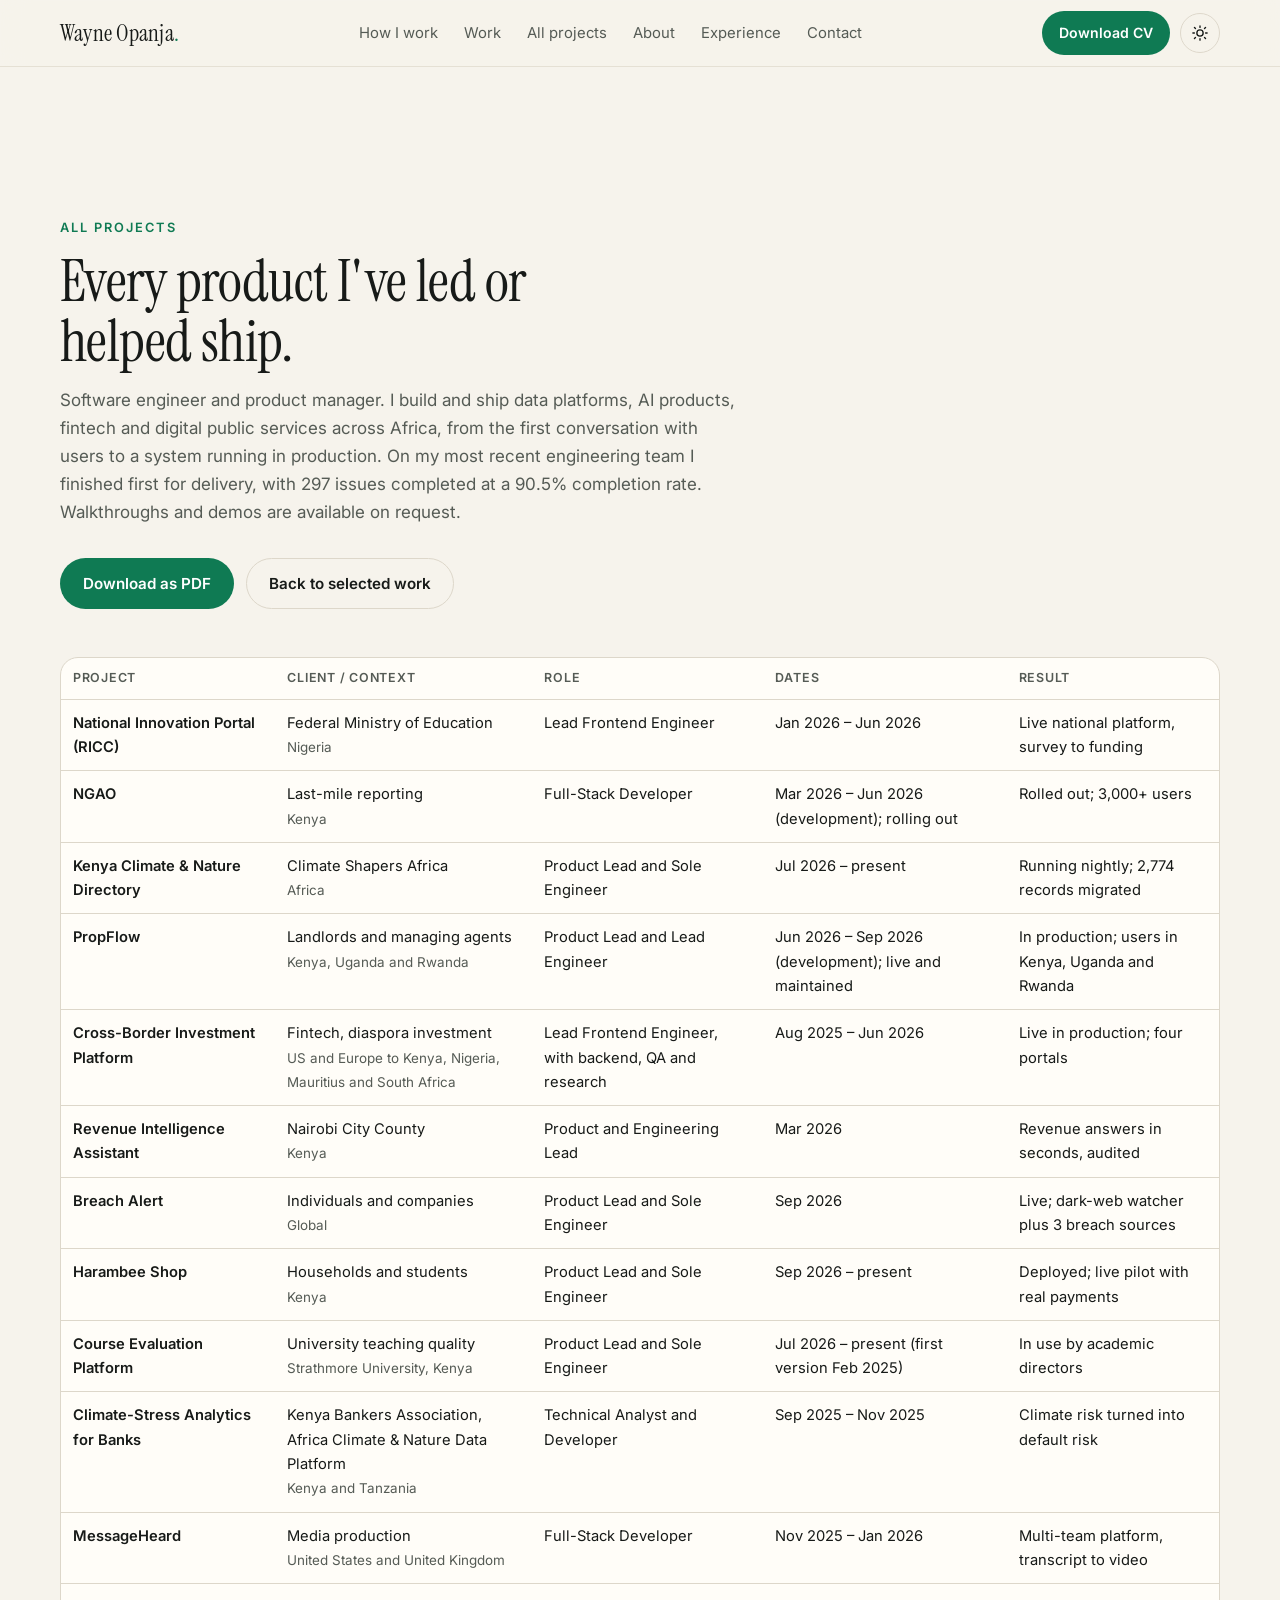
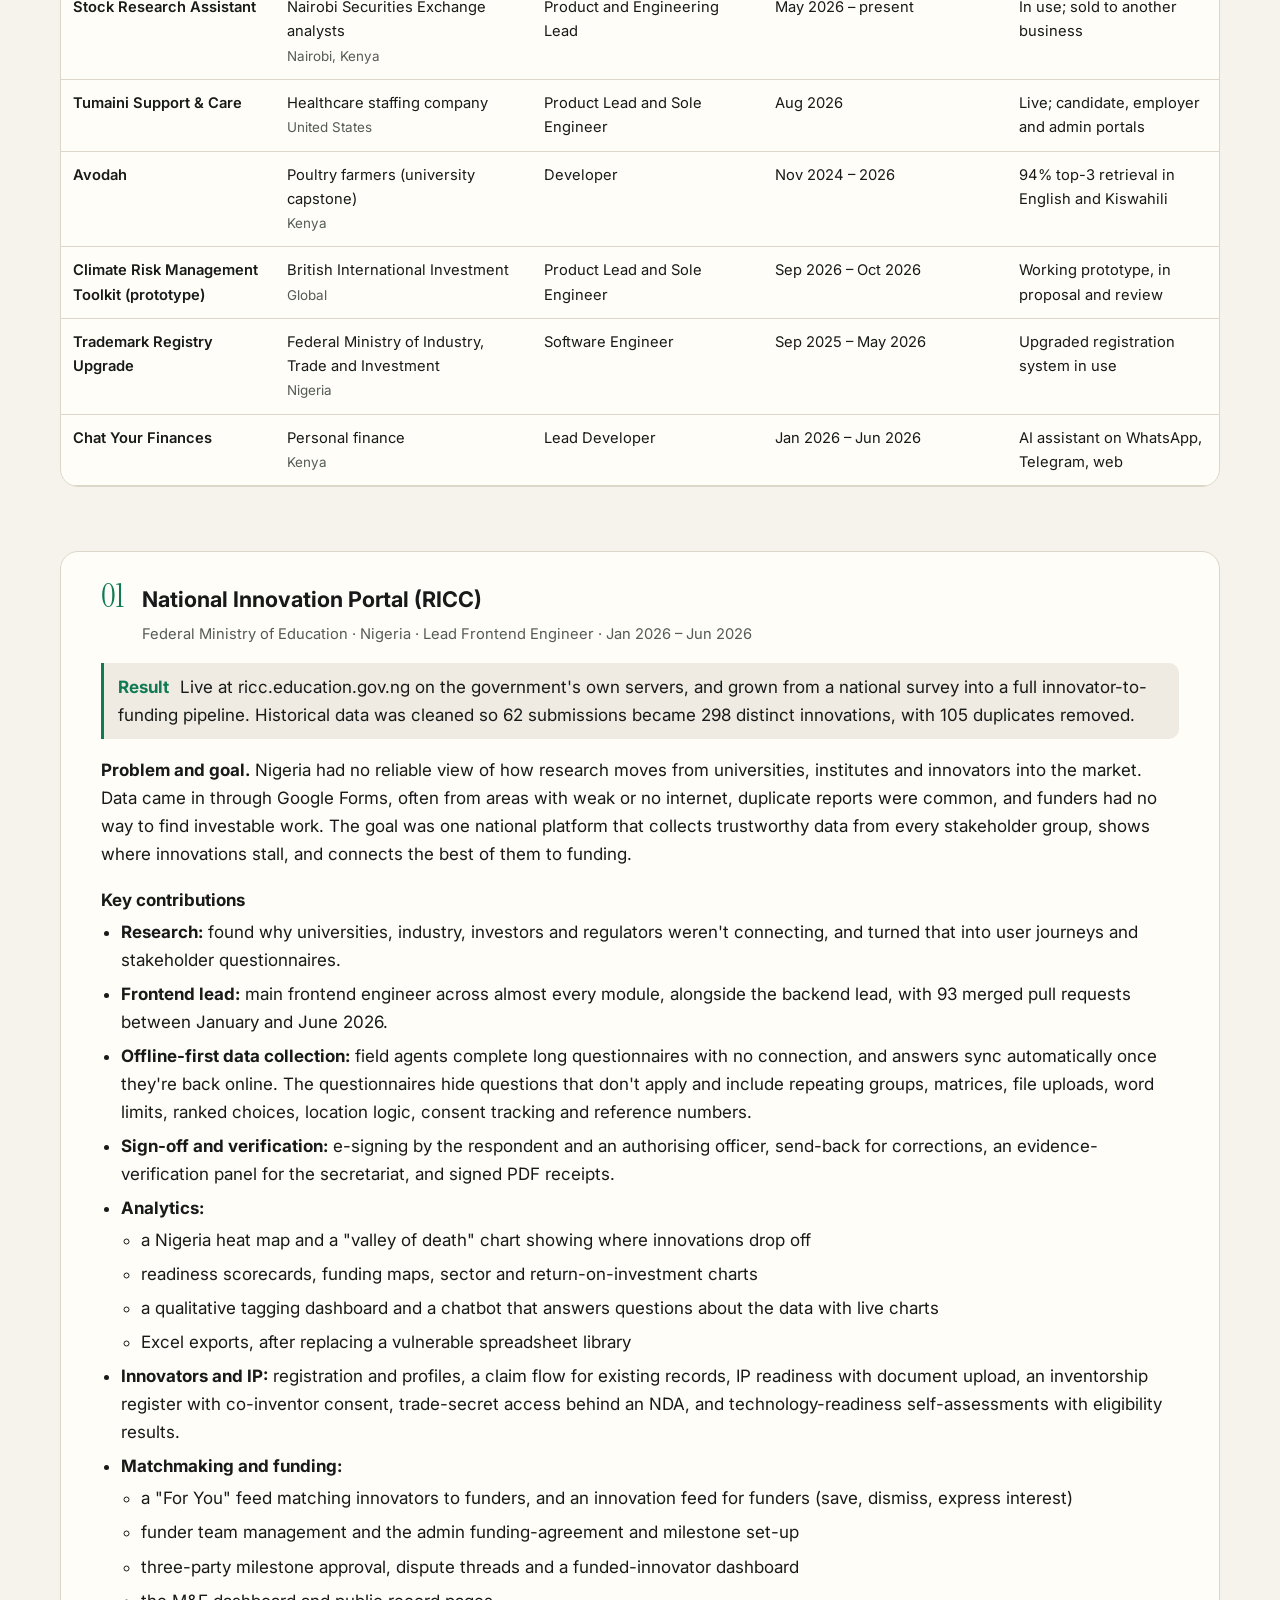
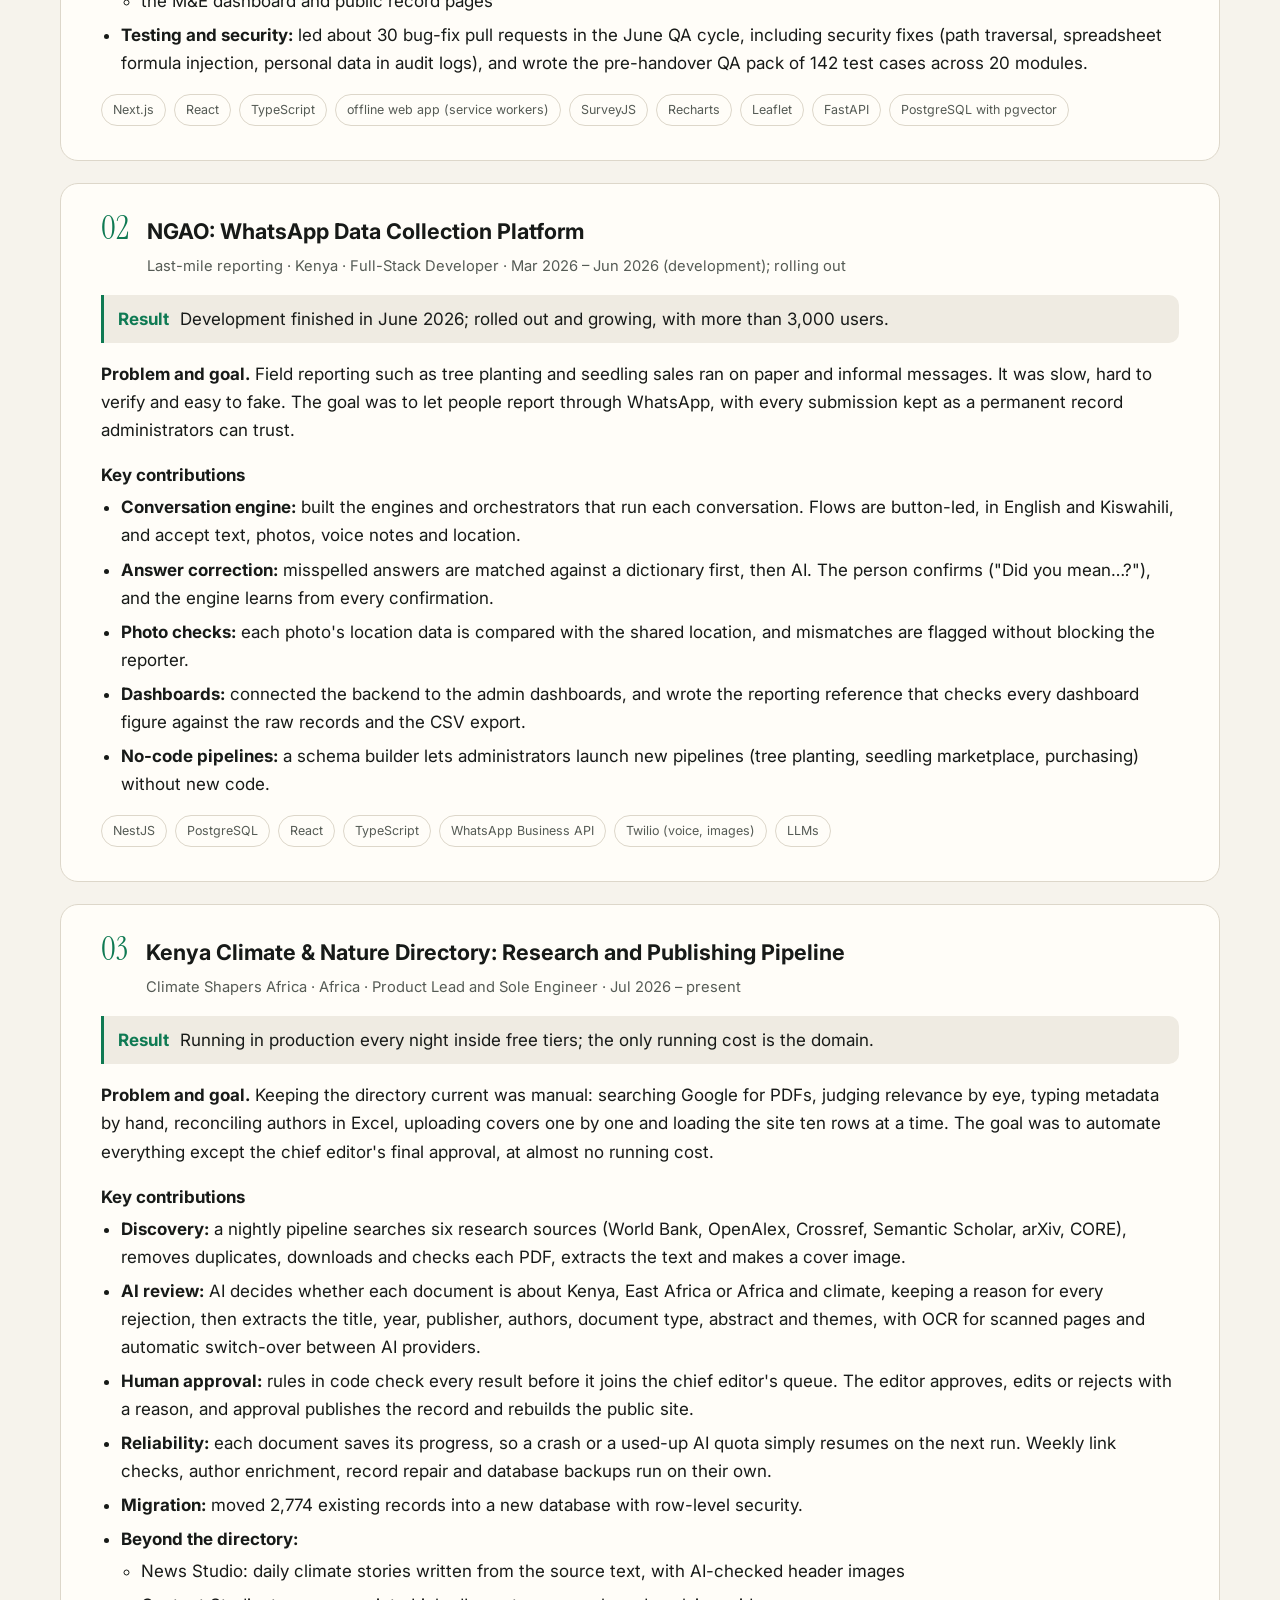
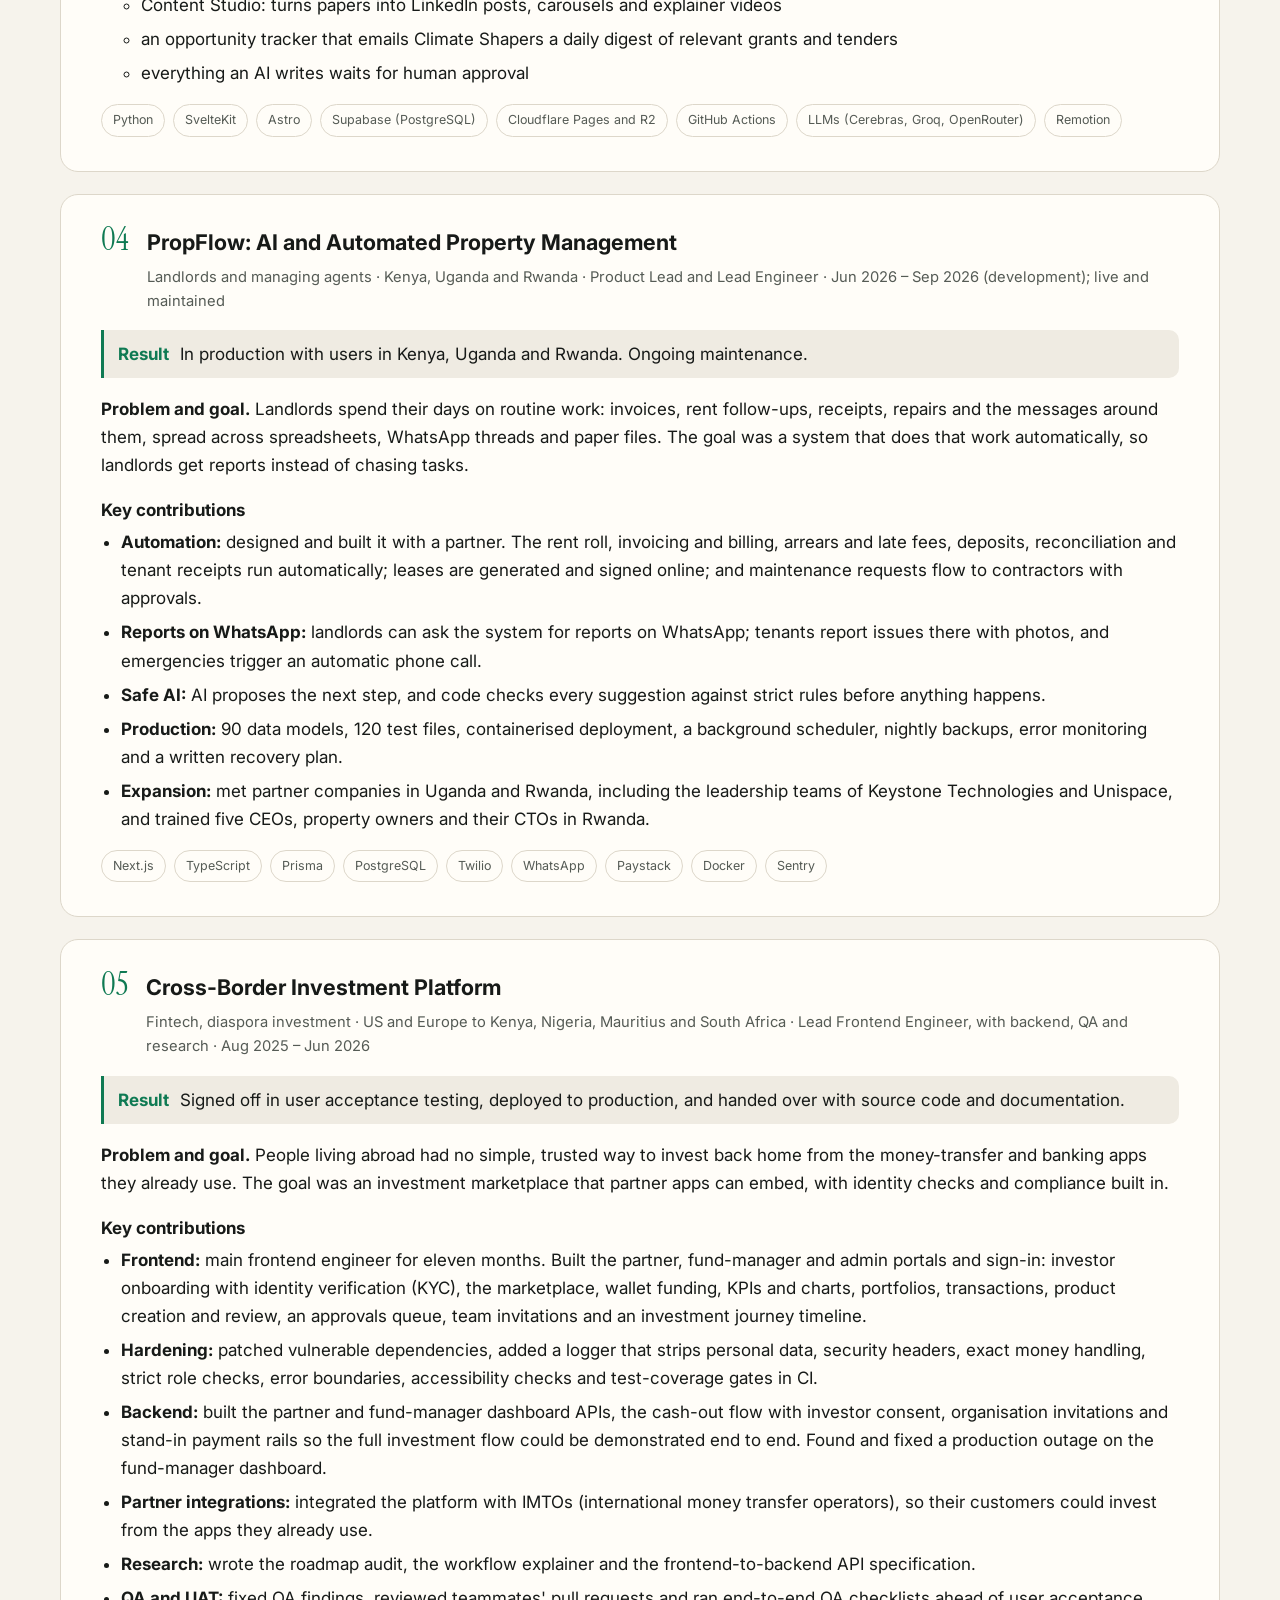
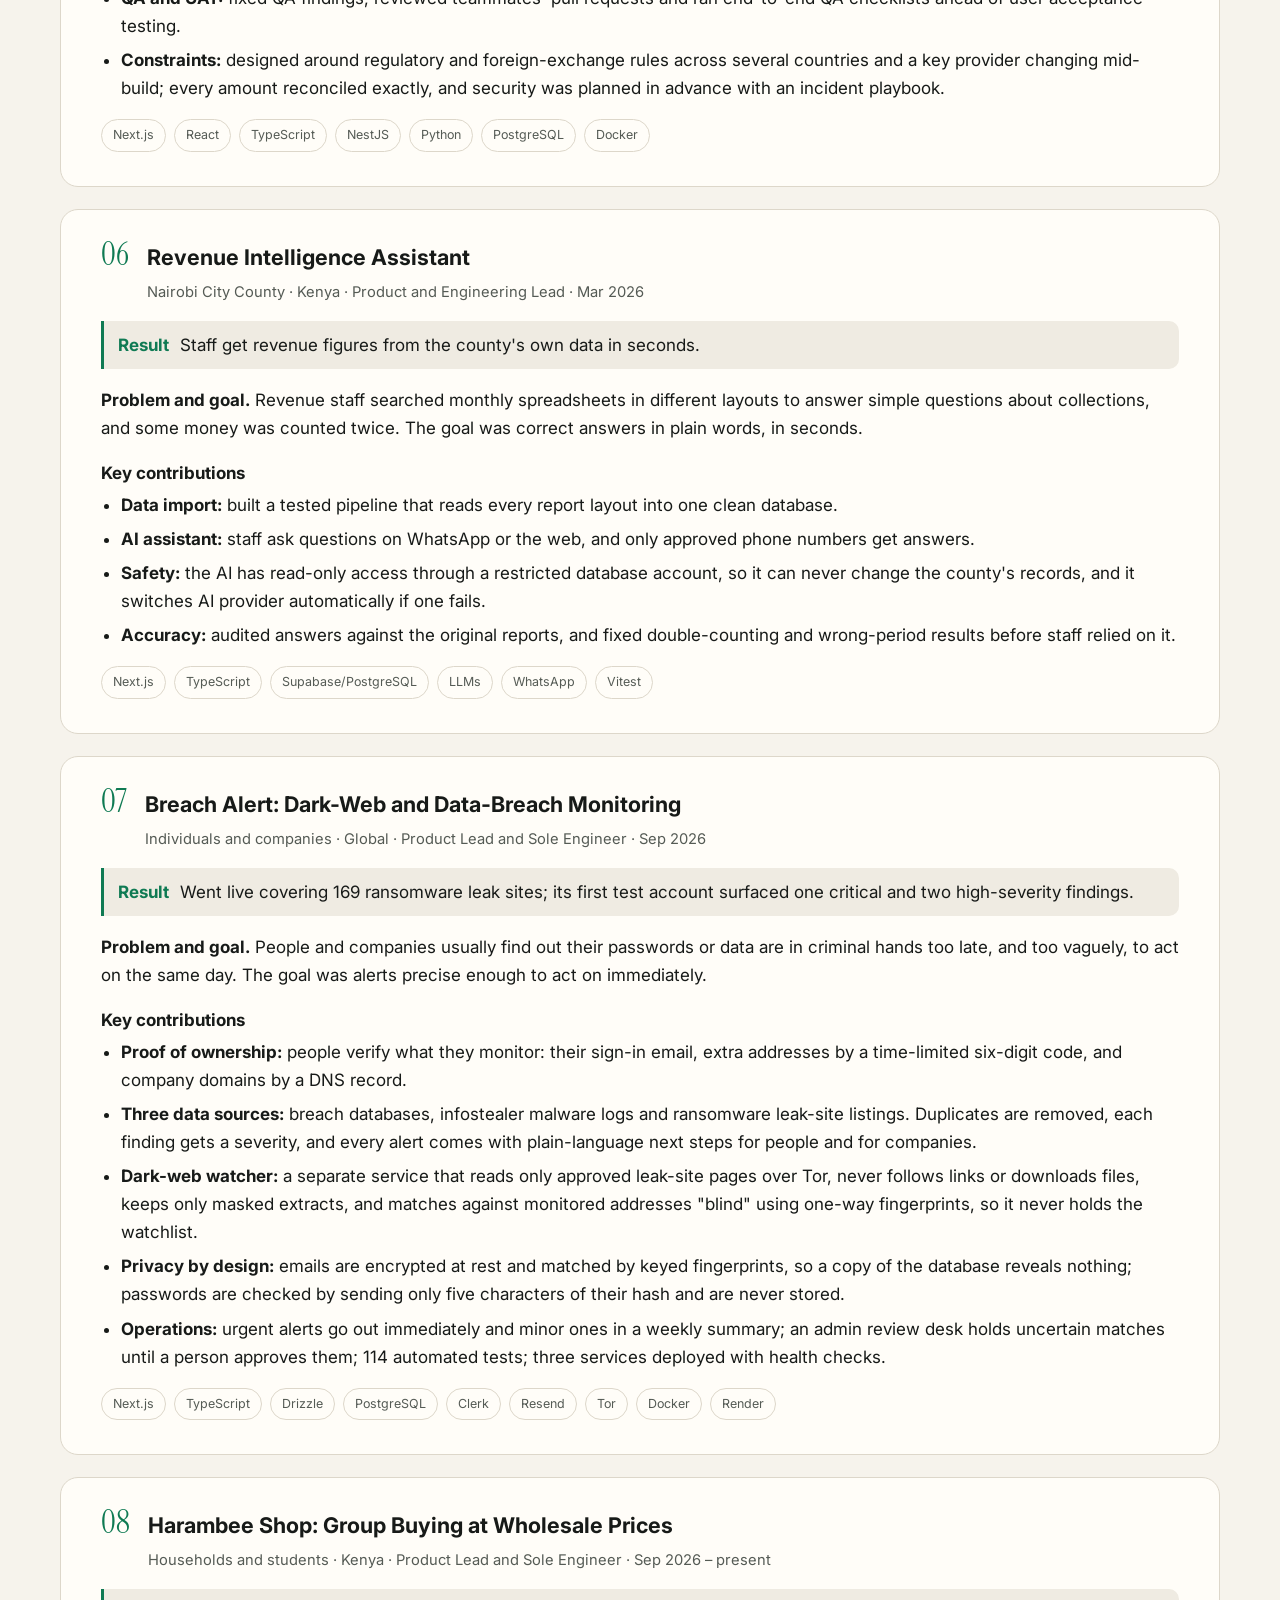
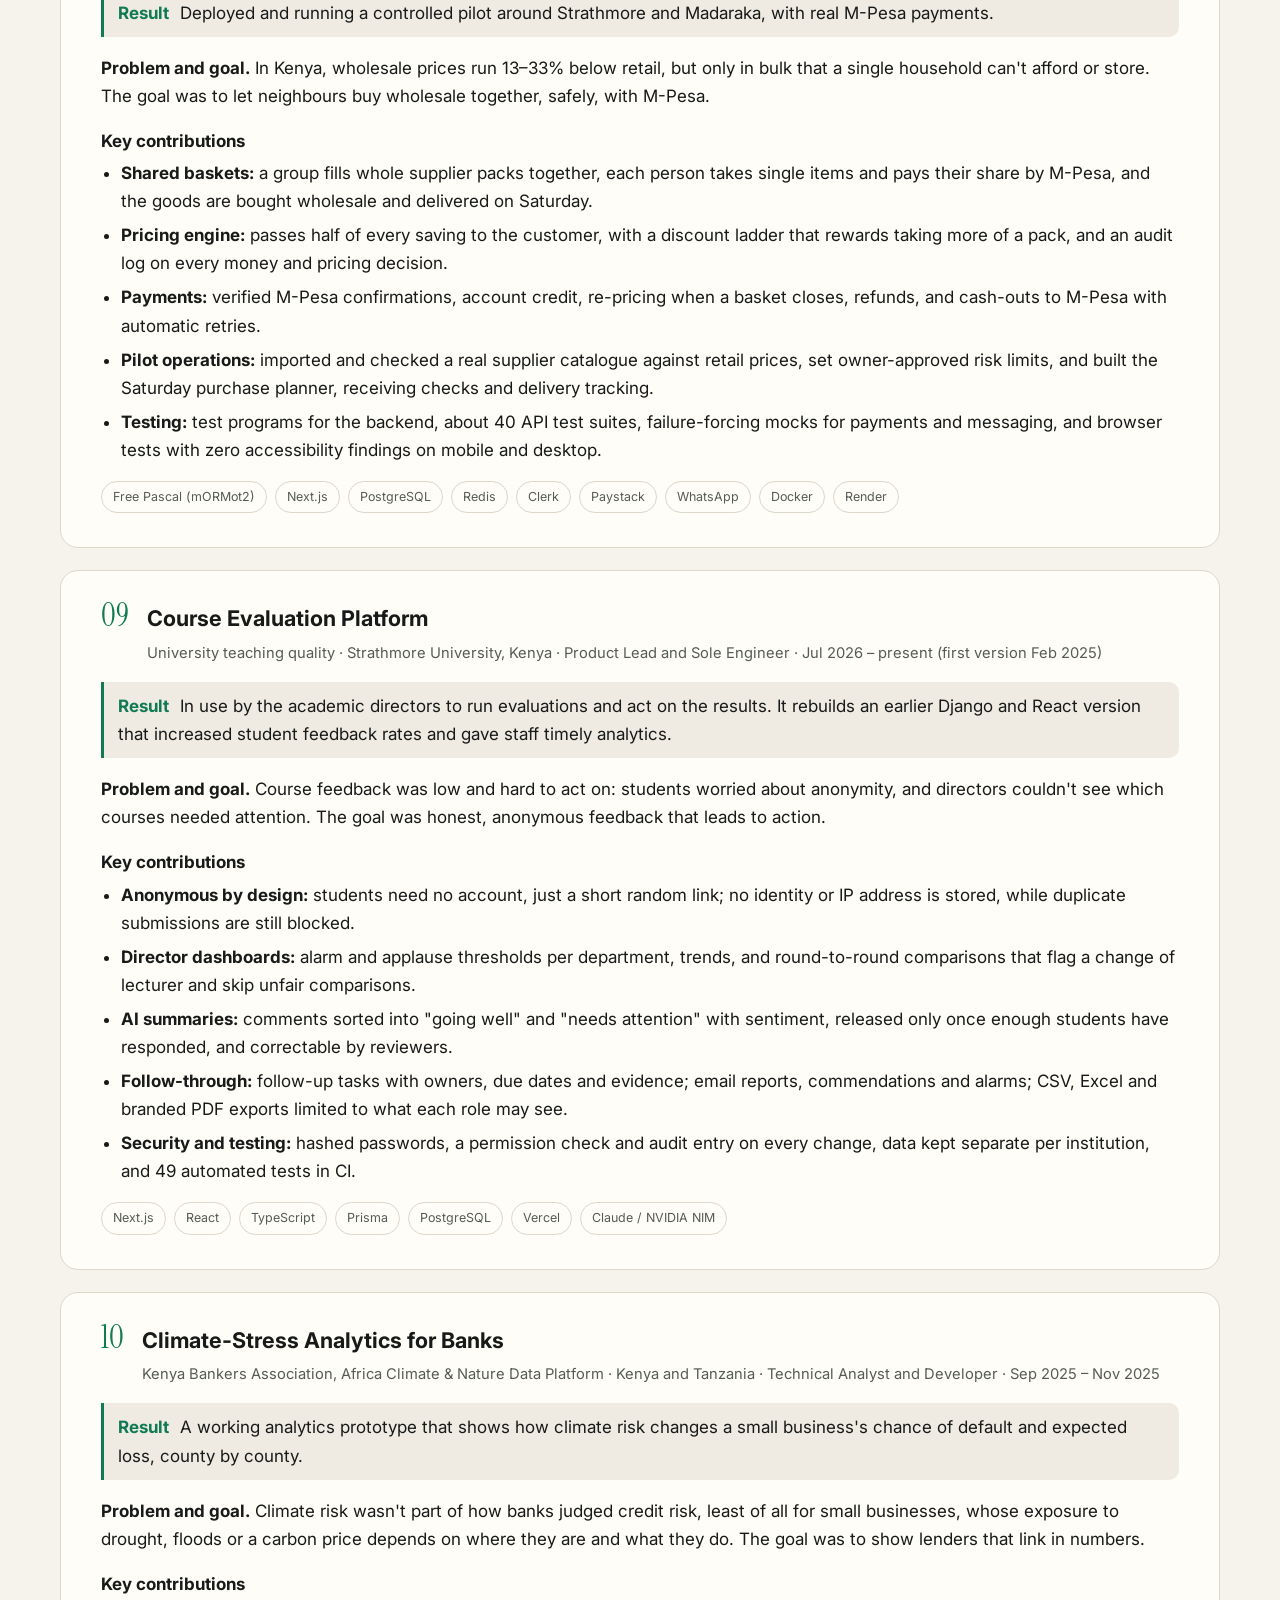
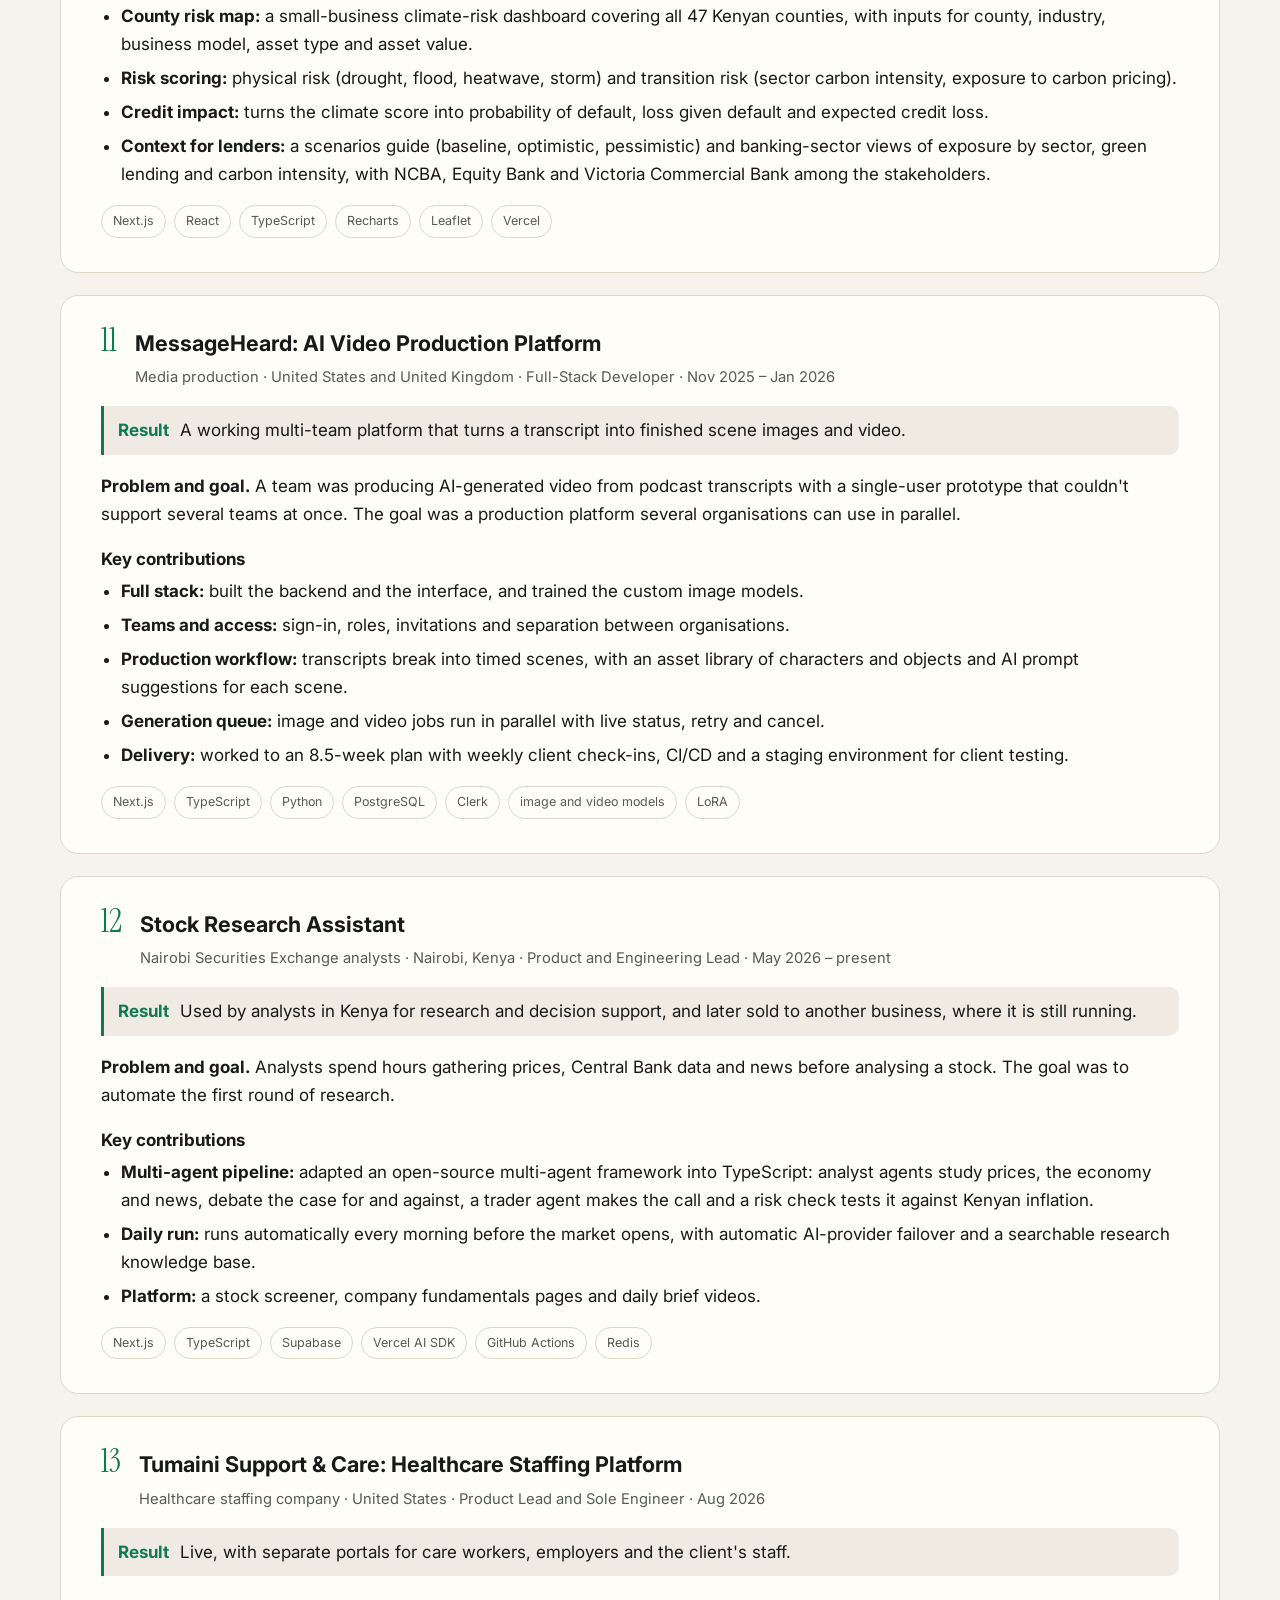
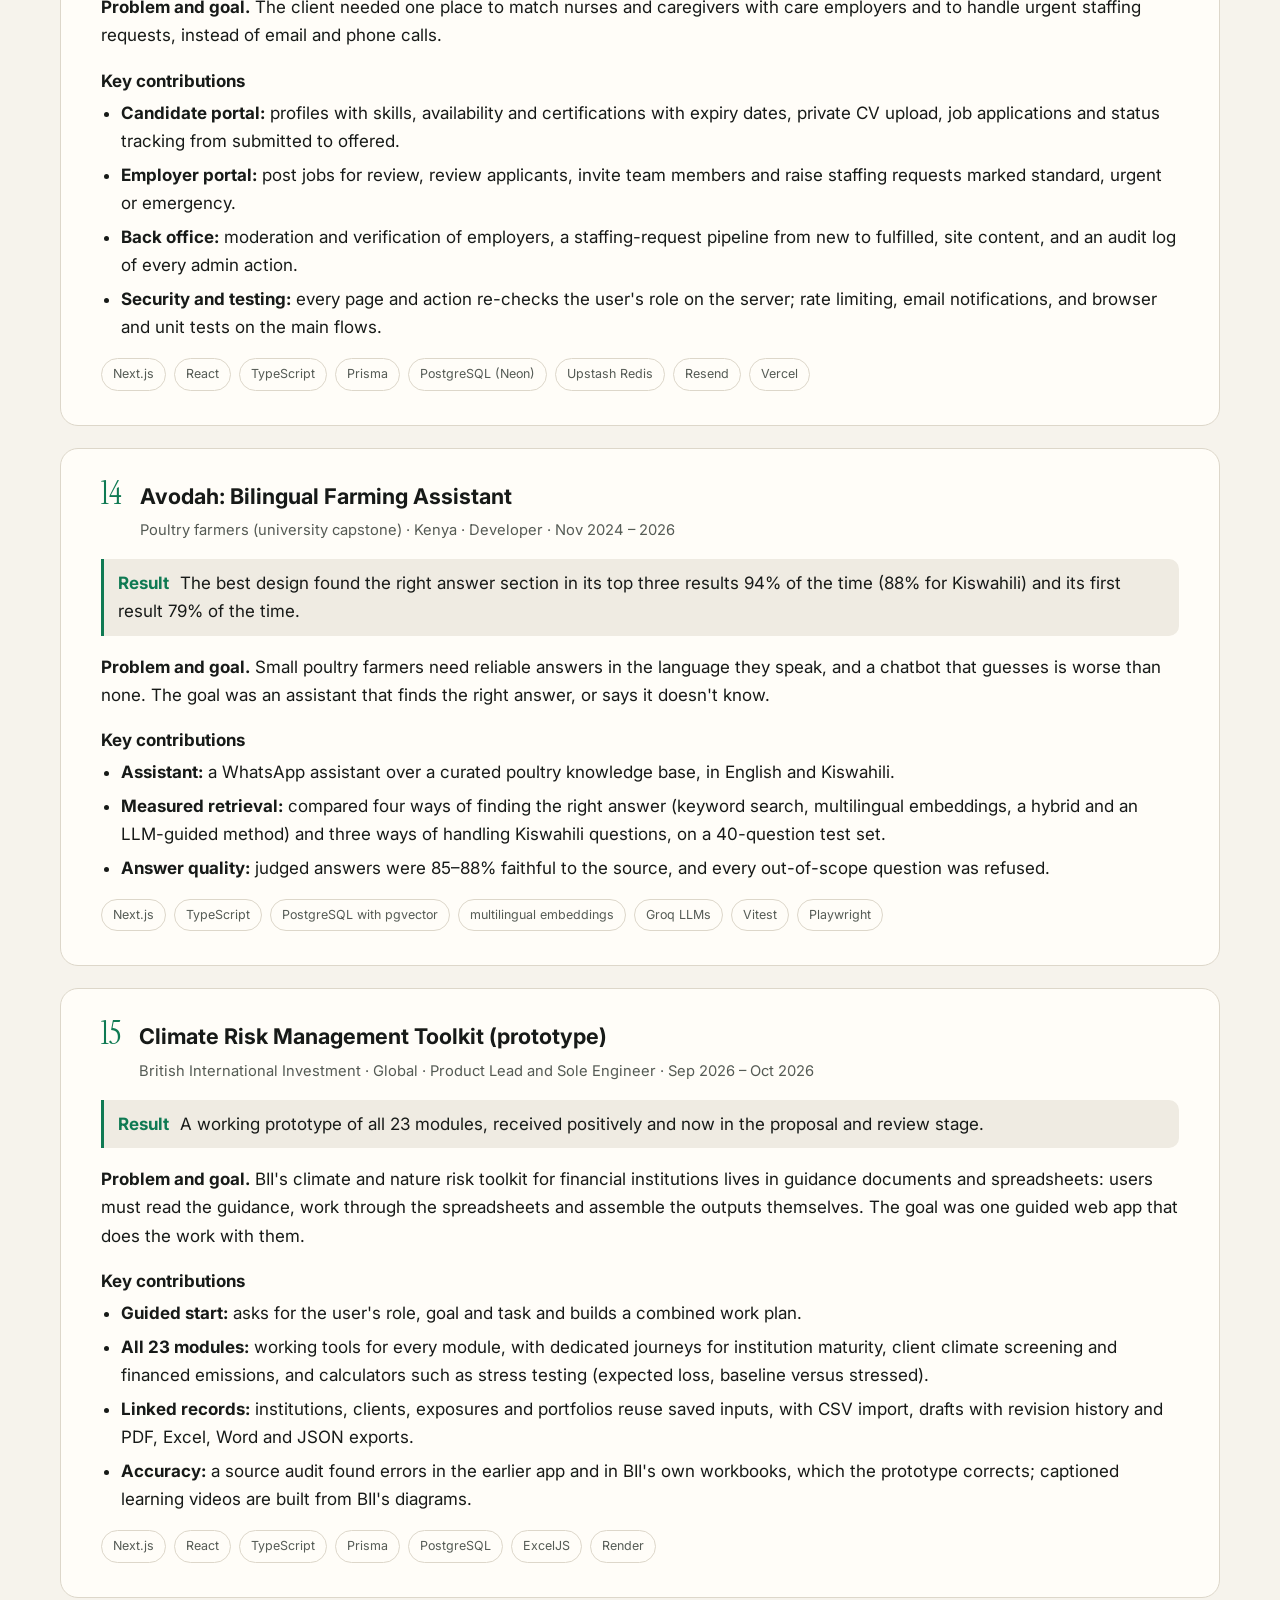
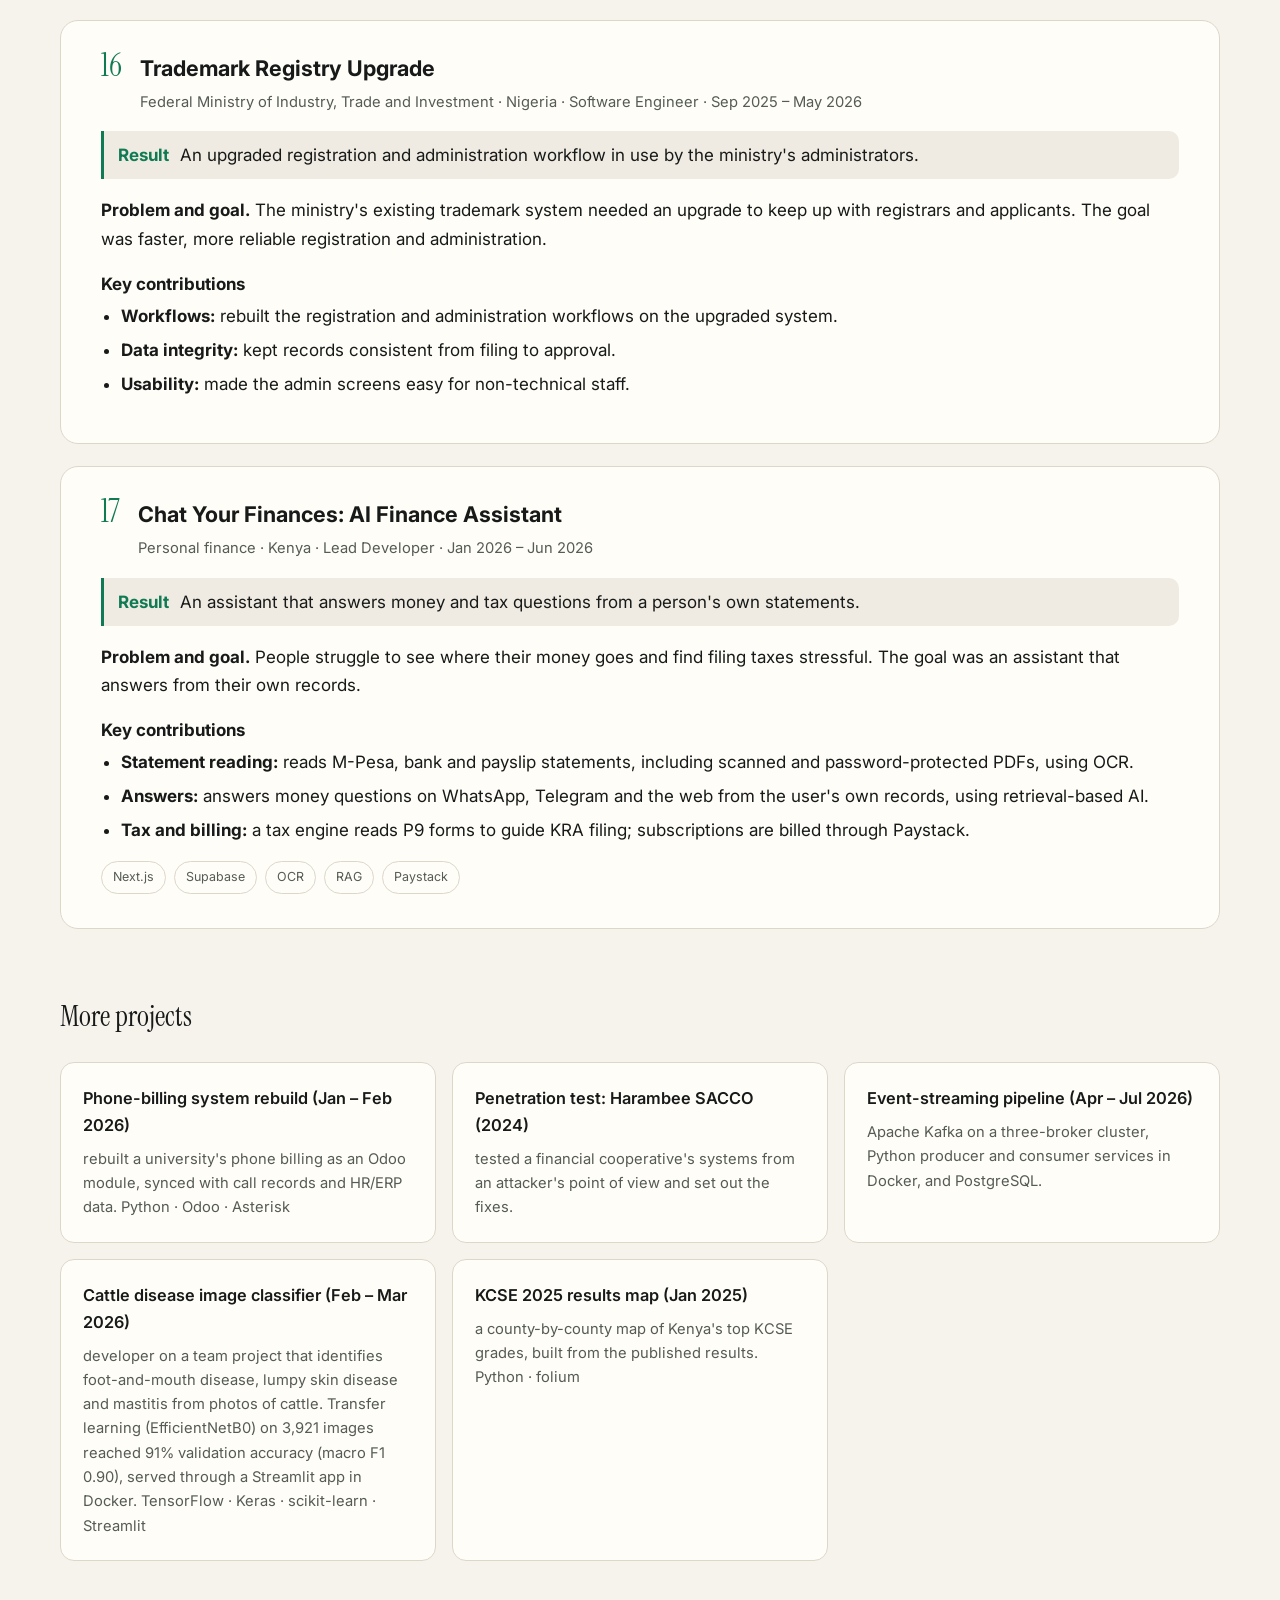
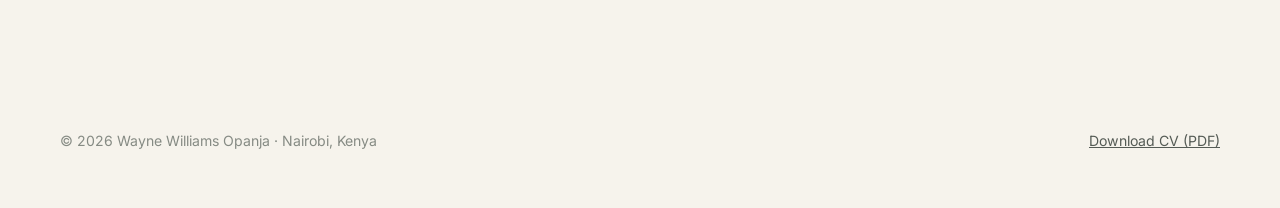
<file: projects.html>
<!doctype html>
<html lang="en" class="no-js">
<head>
<meta charset="utf-8">
<meta name="viewport" content="width=device-width, initial-scale=1">
<title>Projects · Wayne Williams Opanja</title>
<meta name="description" content="Every project Wayne Williams Opanja has delivered: national government platforms, WhatsApp data collection, fintech, AI assistants and climate-risk tools.">
<link rel="canonical" href="https://wayne-spec.github.io/projects.html">
<meta name="theme-color" content="#0c0e0d">

<meta property="og:type" content="website">
<meta property="og:url" content="https://wayne-spec.github.io/">
<meta property="og:title" content="Wayne Williams Opanja · Product Manager">
<meta property="og:description" content="I take AI, fintech and public-sector products from discovery to launch, for clients across eight countries.">
<meta property="og:image" content="https://wayne-spec.github.io/assets/og.png">
<meta property="og:image:width" content="1200">
<meta property="og:image:height" content="630">
<meta property="og:image:alt" content="Wayne Williams Opanja, Product Manager">
<meta name="twitter:card" content="summary_large_image">

<link rel="icon" href="assets/favicon.svg" type="image/svg+xml">
<link rel="preconnect" href="https://fonts.googleapis.com">
<link rel="preconnect" href="https://fonts.gstatic.com" crossorigin>
<link href="https://fonts.googleapis.com/css2?family=Instrument+Serif:ital@0;1&family=Inter:wght@400;500;600&display=swap" rel="stylesheet">
<link rel="stylesheet" href="assets/css/site.css">
<script>
  document.documentElement.classList.remove('no-js');
  try { var t = localStorage.getItem('theme'); if (t) document.documentElement.setAttribute('data-theme', t); } catch (e) {}
</script>
<script type="application/ld+json">
{
  "@context": "https://schema.org",
  "@type": "Person",
  "name": "Wayne Williams Opanja",
  "jobTitle": "Product Manager",
  "url": "https://wayne-spec.github.io/",
  "email": "mailto:waynewilliams2028@gmail.com",
  "address": { "@type": "PostalAddress", "addressLocality": "Nairobi", "addressCountry": "KE" },
  "alumniOf": "Strathmore University",
  "sameAs": ["https://www.linkedin.com/in/waynewilliamsopanja", "https://github.com/wayne-spec"]
}
</script>
<style>
  .glance { width: 100%; border-collapse: collapse; font-size: .92rem; }
  .glance th { text-align: left; font-weight: 600; color: var(--muted); border-bottom: 1px solid var(--line); padding: 10px 12px; font-size: .78rem; letter-spacing: .06em; text-transform: uppercase; }
  .glance td { padding: 11px 12px; border-bottom: 1px solid var(--line); vertical-align: top; }
  .glance td:first-child a { color: var(--text); font-weight: 600; text-decoration: none; }
  .glance td:first-child a:hover { color: var(--accent); }
  .glance-wrap { overflow-x: auto; border: 1px solid var(--line); border-radius: var(--radius); background: var(--card); margin-bottom: 64px; }
  .projs { display: grid; gap: 22px; }
  .proj { background: var(--card); border: 1px solid var(--line); border-radius: var(--radius); padding: 28px clamp(20px, 4vw, 40px); }
  .proj header { display: flex; gap: 18px; align-items: baseline; margin-bottom: 14px; }
  .proj-n { font-family: var(--serif); font-size: 2rem; color: var(--accent); line-height: 1; }
  .proj h3 { margin: 0; font-size: 1.35rem; }
  .proj-meta { margin: 4px 0 0; color: var(--muted); font-size: .92rem; }
  .proj-result { border-left: 3px solid var(--accent); background: var(--bg-2); padding: 10px 14px; border-radius: 0 10px 10px 0; }
  .proj-result b { color: var(--accent); margin-right: 6px; }
  .proj-label { margin-bottom: 4px; }
  .glance .where { color: var(--muted); font-size: .84rem; }
  .proj li ul { margin-top: 4px; }
  .proj ul:not(.chips) { margin-top: 4px; padding-left: 20px; }
  .proj li { margin-bottom: 6px; }
  .page-actions { display: flex; gap: 12px; flex-wrap: wrap; margin-top: 18px; }
  @media (max-width: 640px) { .glance th:nth-child(3), .glance td:nth-child(3), .glance th:nth-child(4), .glance td:nth-child(4) { display: none; } }
</style>
</head>
<body>
<a class="skip" href="#main">Skip to content</a>

<header class="site-header">
  <nav class="wrap nav" aria-label="Main">
    <a class="brand" href="index.html">Wayne Opanja<span>.</span></a>
    <ul class="nav-links" id="nav-links">
      <li><a href="classic.html#how">How I work</a></li>
      <li><a href="classic.html#work">Work</a></li>
      <li><a href="projects.html">All projects</a></li>
      <li><a href="classic.html#about">About</a></li>
      <li><a href="classic.html#experience">Experience</a></li>
      <li><a href="classic.html#contact">Contact</a></li>
    </ul>
    <div class="nav-actions">
      <a class="btn btn-primary btn-sm btn-cv" href="assets/Wayne-Williams-Opanja-CV.pdf" download>Download CV</a>
      <button class="icon-btn" id="theme-toggle" type="button" aria-label="Switch colour theme">
        <svg viewBox="0 0 24 24" fill="none" stroke="currentColor" stroke-width="1.8" stroke-linecap="round" aria-hidden="true"><circle cx="12" cy="12" r="4.2"/><path d="M12 2.5v2M12 19.5v2M4.6 4.6 6 6M18 18l1.4 1.4M2.5 12h2M19.5 12h2M4.6 19.4 6 18M18 6l1.4-1.4"/></svg>
      </button>
      <button class="icon-btn menu-btn" id="menu-toggle" type="button" aria-label="Open menu" aria-expanded="false" aria-controls="nav-links">
        <svg viewBox="0 0 24 24" fill="none" stroke="currentColor" stroke-width="1.8" stroke-linecap="round" aria-hidden="true"><path d="M4 7h16M4 12h16M4 17h16"/></svg>
      </button>
    </div>
  </nav>
</header>

<main id="main">
  <section class="section" style="padding-top: clamp(110px, 14vw, 150px);">
    <div class="wrap">
      <div class="section-head">
        <span class="kicker">All projects</span>
        <h2>Every product I've led or helped ship.</h2>
        <p>Software engineer and product manager. I build and ship data platforms, AI products, fintech and digital public services across Africa, from the first conversation with users to a system running in production. On my most recent engineering team I finished first for delivery, with 297 issues completed at a 90.5% completion rate. Walkthroughs and demos are available on request.</p>
        <div class="page-actions">
          <a class="btn btn-primary" href="assets/Wayne-Williams-Opanja-Project-Portfolio.pdf" download>Download as PDF</a>
          <a class="btn btn-ghost" href="classic.html#work">Back to selected work</a>
        </div>
      </div>
      <div class="glance-wrap reveal">
        <table class="glance">
          <thead><tr><th>Project</th><th>Client / context</th><th>Role</th><th>Dates</th><th>Result</th></tr></thead>
          <tbody>
<tr><td><a href="#national-innovation-portal-ricc">National Innovation Portal (RICC)</a></td><td>Federal Ministry of Education<br><span class="where">Nigeria</span></td><td>Lead Frontend Engineer</td><td>Jan 2026 – Jun 2026</td><td>Live national platform, survey to funding</td></tr>
<tr><td><a href="#ngao-whatsapp-data-collection-platform">NGAO</a></td><td>Last-mile reporting<br><span class="where">Kenya</span></td><td>Full-Stack Developer</td><td>Mar 2026 – Jun 2026 (development); rolling out</td><td>Rolled out; 3,000+ users</td></tr>
<tr><td><a href="#kenya-climate-nature-directory-research-and-publishing-pipeline">Kenya Climate &amp; Nature Directory</a></td><td>Climate Shapers Africa<br><span class="where">Africa</span></td><td>Product Lead and Sole Engineer</td><td>Jul 2026 – present</td><td>Running nightly; 2,774 records migrated</td></tr>
<tr><td><a href="#propflow-ai-and-automated-property-management">PropFlow</a></td><td>Landlords and managing agents<br><span class="where">Kenya, Uganda and Rwanda</span></td><td>Product Lead and Lead Engineer</td><td>Jun 2026 – Sep 2026 (development); live and maintained</td><td>In production; users in Kenya, Uganda and Rwanda</td></tr>
<tr><td><a href="#cross-border-investment-platform">Cross-Border Investment Platform</a></td><td>Fintech, diaspora investment<br><span class="where">US and Europe to Kenya, Nigeria, Mauritius and South Africa</span></td><td>Lead Frontend Engineer, with backend, QA and research</td><td>Aug 2025 – Jun 2026</td><td>Live in production; four portals</td></tr>
<tr><td><a href="#revenue-intelligence-assistant">Revenue Intelligence Assistant</a></td><td>Nairobi City County<br><span class="where">Kenya</span></td><td>Product and Engineering Lead</td><td>Mar 2026</td><td>Revenue answers in seconds, audited</td></tr>
<tr><td><a href="#breach-alert-dark-web-and-data-breach-monitoring">Breach Alert</a></td><td>Individuals and companies<br><span class="where">Global</span></td><td>Product Lead and Sole Engineer</td><td>Sep 2026</td><td>Live; dark-web watcher plus 3 breach sources</td></tr>
<tr><td><a href="#harambee-shop-group-buying-at-wholesale-prices">Harambee Shop</a></td><td>Households and students<br><span class="where">Kenya</span></td><td>Product Lead and Sole Engineer</td><td>Sep 2026 – present</td><td>Deployed; live pilot with real payments</td></tr>
<tr><td><a href="#course-evaluation-platform">Course Evaluation Platform</a></td><td>University teaching quality<br><span class="where">Strathmore University, Kenya</span></td><td>Product Lead and Sole Engineer</td><td>Jul 2026 – present (first version Feb 2025)</td><td>In use by academic directors</td></tr>
<tr><td><a href="#climate-stress-analytics-for-banks">Climate-Stress Analytics for Banks</a></td><td>Kenya Bankers Association, Africa Climate &amp; Nature Data Platform<br><span class="where">Kenya and Tanzania</span></td><td>Technical Analyst and Developer</td><td>Sep 2025 – Nov 2025</td><td>Climate risk turned into default risk</td></tr>
<tr><td><a href="#messageheard-ai-video-production-platform">MessageHeard</a></td><td>Media production<br><span class="where">United States and United Kingdom</span></td><td>Full-Stack Developer</td><td>Nov 2025 – Jan 2026</td><td>Multi-team platform, transcript to video</td></tr>
<tr><td><a href="#stock-research-assistant">Stock Research Assistant</a></td><td>Nairobi Securities Exchange analysts<br><span class="where">Nairobi, Kenya</span></td><td>Product and Engineering Lead</td><td>May 2026 – present</td><td>In use; sold to another business</td></tr>
<tr><td><a href="#tumaini-support-care-healthcare-staffing-platform">Tumaini Support &amp; Care</a></td><td>Healthcare staffing company<br><span class="where">United States</span></td><td>Product Lead and Sole Engineer</td><td>Aug 2026</td><td>Live; candidate, employer and admin portals</td></tr>
<tr><td><a href="#avodah-bilingual-farming-assistant">Avodah</a></td><td>Poultry farmers (university capstone)<br><span class="where">Kenya</span></td><td>Developer</td><td>Nov 2024 – 2026</td><td>94% top-3 retrieval in English and Kiswahili</td></tr>
<tr><td><a href="#climate-risk-management-toolkit-prototype">Climate Risk Management Toolkit (prototype)</a></td><td>British International Investment<br><span class="where">Global</span></td><td>Product Lead and Sole Engineer</td><td>Sep 2026 – Oct 2026</td><td>Working prototype, in proposal and review</td></tr>
<tr><td><a href="#trademark-registry-upgrade">Trademark Registry Upgrade</a></td><td>Federal Ministry of Industry, Trade and Investment<br><span class="where">Nigeria</span></td><td>Software Engineer</td><td>Sep 2025 – May 2026</td><td>Upgraded registration system in use</td></tr>
<tr><td><a href="#chat-your-finances-ai-finance-assistant">Chat Your Finances</a></td><td>Personal finance<br><span class="where">Kenya</span></td><td>Lead Developer</td><td>Jan 2026 – Jun 2026</td><td>AI assistant on WhatsApp, Telegram, web</td></tr>
          </tbody>
        </table>
      </div>
      <div class="projs">

        <article class="proj reveal" id="national-innovation-portal-ricc">
          <header>
            <span class="proj-n">01</span>
            <div><h3>National Innovation Portal (RICC)</h3><p class="proj-meta">Federal Ministry of Education  ·  Nigeria  ·  Lead Frontend Engineer  ·  Jan 2026 – Jun 2026</p></div>
          </header>
          <p class="proj-result"><b>Result</b> Live at ricc.education.gov.ng on the government's own servers, and grown from a national survey into a full innovator-to-funding pipeline. Historical data was cleaned so 62 submissions became 298 distinct innovations, with 105 duplicates removed.</p>
          <p><b>Problem and goal.</b> Nigeria had no reliable view of how research moves from universities, institutes and innovators into the market. Data came in through Google Forms, often from areas with weak or no internet, duplicate reports were common, and funders had no way to find investable work. The goal was one national platform that collects trustworthy data from every stakeholder group, shows where innovations stall, and connects the best of them to funding.</p>
          <p class="proj-label"><b>Key contributions</b></p>
          <ul><li><b>Research:</b> found why universities, industry, investors and regulators weren't connecting, and turned that into user journeys and stakeholder questionnaires.</li><li><b>Frontend lead:</b> main frontend engineer across almost every module, alongside the backend lead, with 93 merged pull requests between January and June 2026.</li><li><b>Offline-first data collection:</b> field agents complete long questionnaires with no connection, and answers sync automatically once they're back online. The questionnaires hide questions that don't apply and include repeating groups, matrices, file uploads, word limits, ranked choices, location logic, consent tracking and reference numbers.</li><li><b>Sign-off and verification:</b> e-signing by the respondent and an authorising officer, send-back for corrections, an evidence-verification panel for the secretariat, and signed PDF receipts.</li><li><b>Analytics:</b> <ul><li>a Nigeria heat map and a &quot;valley of death&quot; chart showing where innovations drop off</li><li>readiness scorecards, funding maps, sector and return-on-investment charts</li><li>a qualitative tagging dashboard and a chatbot that answers questions about the data with live charts</li><li>Excel exports, after replacing a vulnerable spreadsheet library</li></ul></li><li><b>Innovators and IP:</b> registration and profiles, a claim flow for existing records, IP readiness with document upload, an inventorship register with co-inventor consent, trade-secret access behind an NDA, and technology-readiness self-assessments with eligibility results.</li><li><b>Matchmaking and funding:</b> <ul><li>a &quot;For You&quot; feed matching innovators to funders, and an innovation feed for funders (save, dismiss, express interest)</li><li>funder team management and the admin funding-agreement and milestone set-up</li><li>three-party milestone approval, dispute threads and a funded-innovator dashboard</li><li>the M&amp;E dashboard and public record pages</li></ul></li><li><b>Testing and security:</b> led about 30 bug-fix pull requests in the June QA cycle, including security fixes (path traversal, spreadsheet formula injection, personal data in audit logs), and wrote the pre-handover QA pack of 142 test cases across 20 modules.</li></ul>
          <ul class="chips" aria-label="Tools"><li>Next.js</li><li>React</li><li>TypeScript</li><li>offline web app (service workers)</li><li>SurveyJS</li><li>Recharts</li><li>Leaflet</li><li>FastAPI</li><li>PostgreSQL with pgvector</li></ul>
        </article>

        <article class="proj reveal" id="ngao-whatsapp-data-collection-platform">
          <header>
            <span class="proj-n">02</span>
            <div><h3>NGAO: WhatsApp Data Collection Platform</h3><p class="proj-meta">Last-mile reporting  ·  Kenya  ·  Full-Stack Developer  ·  Mar 2026 – Jun 2026 (development); rolling out</p></div>
          </header>
          <p class="proj-result"><b>Result</b> Development finished in June 2026; rolled out and growing, with more than 3,000 users.</p>
          <p><b>Problem and goal.</b> Field reporting such as tree planting and seedling sales ran on paper and informal messages. It was slow, hard to verify and easy to fake. The goal was to let people report through WhatsApp, with every submission kept as a permanent record administrators can trust.</p>
          <p class="proj-label"><b>Key contributions</b></p>
          <ul><li><b>Conversation engine:</b> built the engines and orchestrators that run each conversation. Flows are button-led, in English and Kiswahili, and accept text, photos, voice notes and location.</li><li><b>Answer correction:</b> misspelled answers are matched against a dictionary first, then AI. The person confirms (&quot;Did you mean…?&quot;), and the engine learns from every confirmation.</li><li><b>Photo checks:</b> each photo's location data is compared with the shared location, and mismatches are flagged without blocking the reporter.</li><li><b>Dashboards:</b> connected the backend to the admin dashboards, and wrote the reporting reference that checks every dashboard figure against the raw records and the CSV export.</li><li><b>No-code pipelines:</b> a schema builder lets administrators launch new pipelines (tree planting, seedling marketplace, purchasing) without new code.</li></ul>
          <ul class="chips" aria-label="Tools"><li>NestJS</li><li>PostgreSQL</li><li>React</li><li>TypeScript</li><li>WhatsApp Business API</li><li>Twilio (voice, images)</li><li>LLMs</li></ul>
        </article>

        <article class="proj reveal" id="kenya-climate-nature-directory-research-and-publishing-pipeline">
          <header>
            <span class="proj-n">03</span>
            <div><h3>Kenya Climate &amp; Nature Directory: Research and Publishing Pipeline</h3><p class="proj-meta">Climate Shapers Africa  ·  Africa  ·  Product Lead and Sole Engineer  ·  Jul 2026 – present</p></div>
          </header>
          <p class="proj-result"><b>Result</b> Running in production every night inside free tiers; the only running cost is the domain.</p>
          <p><b>Problem and goal.</b> Keeping the directory current was manual: searching Google for PDFs, judging relevance by eye, typing metadata by hand, reconciling authors in Excel, uploading covers one by one and loading the site ten rows at a time. The goal was to automate everything except the chief editor's final approval, at almost no running cost.</p>
          <p class="proj-label"><b>Key contributions</b></p>
          <ul><li><b>Discovery:</b> a nightly pipeline searches six research sources (World Bank, OpenAlex, Crossref, Semantic Scholar, arXiv, CORE), removes duplicates, downloads and checks each PDF, extracts the text and makes a cover image.</li><li><b>AI review:</b> AI decides whether each document is about Kenya, East Africa or Africa and climate, keeping a reason for every rejection, then extracts the title, year, publisher, authors, document type, abstract and themes, with OCR for scanned pages and automatic switch-over between AI providers.</li><li><b>Human approval:</b> rules in code check every result before it joins the chief editor's queue. The editor approves, edits or rejects with a reason, and approval publishes the record and rebuilds the public site.</li><li><b>Reliability:</b> each document saves its progress, so a crash or a used-up AI quota simply resumes on the next run. Weekly link checks, author enrichment, record repair and database backups run on their own.</li><li><b>Migration:</b> moved 2,774 existing records into a new database with row-level security.</li><li><b>Beyond the directory:</b> <ul><li>News Studio: daily climate stories written from the source text, with AI-checked header images</li><li>Content Studio: turns papers into LinkedIn posts, carousels and explainer videos</li><li>an opportunity tracker that emails Climate Shapers a daily digest of relevant grants and tenders</li><li>everything an AI writes waits for human approval</li></ul></li></ul>
          <ul class="chips" aria-label="Tools"><li>Python</li><li>SvelteKit</li><li>Astro</li><li>Supabase (PostgreSQL)</li><li>Cloudflare Pages and R2</li><li>GitHub Actions</li><li>LLMs (Cerebras, Groq, OpenRouter)</li><li>Remotion</li></ul>
        </article>

        <article class="proj reveal" id="propflow-ai-and-automated-property-management">
          <header>
            <span class="proj-n">04</span>
            <div><h3>PropFlow: AI and Automated Property Management</h3><p class="proj-meta">Landlords and managing agents  ·  Kenya, Uganda and Rwanda  ·  Product Lead and Lead Engineer  ·  Jun 2026 – Sep 2026 (development); live and maintained</p></div>
          </header>
          <p class="proj-result"><b>Result</b> In production with users in Kenya, Uganda and Rwanda. Ongoing maintenance.</p>
          <p><b>Problem and goal.</b> Landlords spend their days on routine work: invoices, rent follow-ups, receipts, repairs and the messages around them, spread across spreadsheets, WhatsApp threads and paper files. The goal was a system that does that work automatically, so landlords get reports instead of chasing tasks.</p>
          <p class="proj-label"><b>Key contributions</b></p>
          <ul><li><b>Automation:</b> designed and built it with a partner. The rent roll, invoicing and billing, arrears and late fees, deposits, reconciliation and tenant receipts run automatically; leases are generated and signed online; and maintenance requests flow to contractors with approvals.</li><li><b>Reports on WhatsApp:</b> landlords can ask the system for reports on WhatsApp; tenants report issues there with photos, and emergencies trigger an automatic phone call.</li><li><b>Safe AI:</b> AI proposes the next step, and code checks every suggestion against strict rules before anything happens.</li><li><b>Production:</b> 90 data models, 120 test files, containerised deployment, a background scheduler, nightly backups, error monitoring and a written recovery plan.</li><li><b>Expansion:</b> met partner companies in Uganda and Rwanda, including the leadership teams of Keystone Technologies and Unispace, and trained five CEOs, property owners and their CTOs in Rwanda.</li></ul>
          <ul class="chips" aria-label="Tools"><li>Next.js</li><li>TypeScript</li><li>Prisma</li><li>PostgreSQL</li><li>Twilio</li><li>WhatsApp</li><li>Paystack</li><li>Docker</li><li>Sentry</li></ul>
        </article>

        <article class="proj reveal" id="cross-border-investment-platform">
          <header>
            <span class="proj-n">05</span>
            <div><h3>Cross-Border Investment Platform</h3><p class="proj-meta">Fintech, diaspora investment  ·  US and Europe to Kenya, Nigeria, Mauritius and South Africa  ·  Lead Frontend Engineer, with backend, QA and research  ·  Aug 2025 – Jun 2026</p></div>
          </header>
          <p class="proj-result"><b>Result</b> Signed off in user acceptance testing, deployed to production, and handed over with source code and documentation.</p>
          <p><b>Problem and goal.</b> People living abroad had no simple, trusted way to invest back home from the money-transfer and banking apps they already use. The goal was an investment marketplace that partner apps can embed, with identity checks and compliance built in.</p>
          <p class="proj-label"><b>Key contributions</b></p>
          <ul><li><b>Frontend:</b> main frontend engineer for eleven months. Built the partner, fund-manager and admin portals and sign-in: investor onboarding with identity verification (KYC), the marketplace, wallet funding, KPIs and charts, portfolios, transactions, product creation and review, an approvals queue, team invitations and an investment journey timeline.</li><li><b>Hardening:</b> patched vulnerable dependencies, added a logger that strips personal data, security headers, exact money handling, strict role checks, error boundaries, accessibility checks and test-coverage gates in CI.</li><li><b>Backend:</b> built the partner and fund-manager dashboard APIs, the cash-out flow with investor consent, organisation invitations and stand-in payment rails so the full investment flow could be demonstrated end to end. Found and fixed a production outage on the fund-manager dashboard.</li><li><b>Partner integrations:</b> integrated the platform with IMTOs (international money transfer operators), so their customers could invest from the apps they already use.</li><li><b>Research:</b> wrote the roadmap audit, the workflow explainer and the frontend-to-backend API specification.</li><li><b>QA and UAT:</b> fixed QA findings, reviewed teammates' pull requests and ran end-to-end QA checklists ahead of user acceptance testing.</li><li><b>Constraints:</b> designed around regulatory and foreign-exchange rules across several countries and a key provider changing mid-build; every amount reconciled exactly, and security was planned in advance with an incident playbook.</li></ul>
          <ul class="chips" aria-label="Tools"><li>Next.js</li><li>React</li><li>TypeScript</li><li>NestJS</li><li>Python</li><li>PostgreSQL</li><li>Docker</li></ul>
        </article>

        <article class="proj reveal" id="revenue-intelligence-assistant">
          <header>
            <span class="proj-n">06</span>
            <div><h3>Revenue Intelligence Assistant</h3><p class="proj-meta">Nairobi City County  ·  Kenya  ·  Product and Engineering Lead  ·  Mar 2026</p></div>
          </header>
          <p class="proj-result"><b>Result</b> Staff get revenue figures from the county's own data in seconds.</p>
          <p><b>Problem and goal.</b> Revenue staff searched monthly spreadsheets in different layouts to answer simple questions about collections, and some money was counted twice. The goal was correct answers in plain words, in seconds.</p>
          <p class="proj-label"><b>Key contributions</b></p>
          <ul><li><b>Data import:</b> built a tested pipeline that reads every report layout into one clean database.</li><li><b>AI assistant:</b> staff ask questions on WhatsApp or the web, and only approved phone numbers get answers.</li><li><b>Safety:</b> the AI has read-only access through a restricted database account, so it can never change the county's records, and it switches AI provider automatically if one fails.</li><li><b>Accuracy:</b> audited answers against the original reports, and fixed double-counting and wrong-period results before staff relied on it.</li></ul>
          <ul class="chips" aria-label="Tools"><li>Next.js</li><li>TypeScript</li><li>Supabase/PostgreSQL</li><li>LLMs</li><li>WhatsApp</li><li>Vitest</li></ul>
        </article>

        <article class="proj reveal" id="breach-alert-dark-web-and-data-breach-monitoring">
          <header>
            <span class="proj-n">07</span>
            <div><h3>Breach Alert: Dark-Web and Data-Breach Monitoring</h3><p class="proj-meta">Individuals and companies  ·  Global  ·  Product Lead and Sole Engineer  ·  Sep 2026</p></div>
          </header>
          <p class="proj-result"><b>Result</b> Went live covering 169 ransomware leak sites; its first test account surfaced one critical and two high-severity findings.</p>
          <p><b>Problem and goal.</b> People and companies usually find out their passwords or data are in criminal hands too late, and too vaguely, to act on the same day. The goal was alerts precise enough to act on immediately.</p>
          <p class="proj-label"><b>Key contributions</b></p>
          <ul><li><b>Proof of ownership:</b> people verify what they monitor: their sign-in email, extra addresses by a time-limited six-digit code, and company domains by a DNS record.</li><li><b>Three data sources:</b> breach databases, infostealer malware logs and ransomware leak-site listings. Duplicates are removed, each finding gets a severity, and every alert comes with plain-language next steps for people and for companies.</li><li><b>Dark-web watcher:</b> a separate service that reads only approved leak-site pages over Tor, never follows links or downloads files, keeps only masked extracts, and matches against monitored addresses &quot;blind&quot; using one-way fingerprints, so it never holds the watchlist.</li><li><b>Privacy by design:</b> emails are encrypted at rest and matched by keyed fingerprints, so a copy of the database reveals nothing; passwords are checked by sending only five characters of their hash and are never stored.</li><li><b>Operations:</b> urgent alerts go out immediately and minor ones in a weekly summary; an admin review desk holds uncertain matches until a person approves them; 114 automated tests; three services deployed with health checks.</li></ul>
          <ul class="chips" aria-label="Tools"><li>Next.js</li><li>TypeScript</li><li>Drizzle</li><li>PostgreSQL</li><li>Clerk</li><li>Resend</li><li>Tor</li><li>Docker</li><li>Render</li></ul>
        </article>

        <article class="proj reveal" id="harambee-shop-group-buying-at-wholesale-prices">
          <header>
            <span class="proj-n">08</span>
            <div><h3>Harambee Shop: Group Buying at Wholesale Prices</h3><p class="proj-meta">Households and students  ·  Kenya  ·  Product Lead and Sole Engineer  ·  Sep 2026 – present</p></div>
          </header>
          <p class="proj-result"><b>Result</b> Deployed and running a controlled pilot around Strathmore and Madaraka, with real M-Pesa payments.</p>
          <p><b>Problem and goal.</b> In Kenya, wholesale prices run 13–33% below retail, but only in bulk that a single household can't afford or store. The goal was to let neighbours buy wholesale together, safely, with M-Pesa.</p>
          <p class="proj-label"><b>Key contributions</b></p>
          <ul><li><b>Shared baskets:</b> a group fills whole supplier packs together, each person takes single items and pays their share by M-Pesa, and the goods are bought wholesale and delivered on Saturday.</li><li><b>Pricing engine:</b> passes half of every saving to the customer, with a discount ladder that rewards taking more of a pack, and an audit log on every money and pricing decision.</li><li><b>Payments:</b> verified M-Pesa confirmations, account credit, re-pricing when a basket closes, refunds, and cash-outs to M-Pesa with automatic retries.</li><li><b>Pilot operations:</b> imported and checked a real supplier catalogue against retail prices, set owner-approved risk limits, and built the Saturday purchase planner, receiving checks and delivery tracking.</li><li><b>Testing:</b> test programs for the backend, about 40 API test suites, failure-forcing mocks for payments and messaging, and browser tests with zero accessibility findings on mobile and desktop.</li></ul>
          <ul class="chips" aria-label="Tools"><li>Free Pascal (mORMot2)</li><li>Next.js</li><li>PostgreSQL</li><li>Redis</li><li>Clerk</li><li>Paystack</li><li>WhatsApp</li><li>Docker</li><li>Render</li></ul>
        </article>

        <article class="proj reveal" id="course-evaluation-platform">
          <header>
            <span class="proj-n">09</span>
            <div><h3>Course Evaluation Platform</h3><p class="proj-meta">University teaching quality  ·  Strathmore University, Kenya  ·  Product Lead and Sole Engineer  ·  Jul 2026 – present (first version Feb 2025)</p></div>
          </header>
          <p class="proj-result"><b>Result</b> In use by the academic directors to run evaluations and act on the results. It rebuilds an earlier Django and React version that increased student feedback rates and gave staff timely analytics.</p>
          <p><b>Problem and goal.</b> Course feedback was low and hard to act on: students worried about anonymity, and directors couldn't see which courses needed attention. The goal was honest, anonymous feedback that leads to action.</p>
          <p class="proj-label"><b>Key contributions</b></p>
          <ul><li><b>Anonymous by design:</b> students need no account, just a short random link; no identity or IP address is stored, while duplicate submissions are still blocked.</li><li><b>Director dashboards:</b> alarm and applause thresholds per department, trends, and round-to-round comparisons that flag a change of lecturer and skip unfair comparisons.</li><li><b>AI summaries:</b> comments sorted into &quot;going well&quot; and &quot;needs attention&quot; with sentiment, released only once enough students have responded, and correctable by reviewers.</li><li><b>Follow-through:</b> follow-up tasks with owners, due dates and evidence; email reports, commendations and alarms; CSV, Excel and branded PDF exports limited to what each role may see.</li><li><b>Security and testing:</b> hashed passwords, a permission check and audit entry on every change, data kept separate per institution, and 49 automated tests in CI.</li></ul>
          <ul class="chips" aria-label="Tools"><li>Next.js</li><li>React</li><li>TypeScript</li><li>Prisma</li><li>PostgreSQL</li><li>Vercel</li><li>Claude / NVIDIA NIM</li></ul>
        </article>

        <article class="proj reveal" id="climate-stress-analytics-for-banks">
          <header>
            <span class="proj-n">10</span>
            <div><h3>Climate-Stress Analytics for Banks</h3><p class="proj-meta">Kenya Bankers Association, Africa Climate &amp; Nature Data Platform  ·  Kenya and Tanzania  ·  Technical Analyst and Developer  ·  Sep 2025 – Nov 2025</p></div>
          </header>
          <p class="proj-result"><b>Result</b> A working analytics prototype that shows how climate risk changes a small business's chance of default and expected loss, county by county.</p>
          <p><b>Problem and goal.</b> Climate risk wasn't part of how banks judged credit risk, least of all for small businesses, whose exposure to drought, floods or a carbon price depends on where they are and what they do. The goal was to show lenders that link in numbers.</p>
          <p class="proj-label"><b>Key contributions</b></p>
          <ul><li><b>County risk map:</b> a small-business climate-risk dashboard covering all 47 Kenyan counties, with inputs for county, industry, business model, asset type and asset value.</li><li><b>Risk scoring:</b> physical risk (drought, flood, heatwave, storm) and transition risk (sector carbon intensity, exposure to carbon pricing).</li><li><b>Credit impact:</b> turns the climate score into probability of default, loss given default and expected credit loss.</li><li><b>Context for lenders:</b> a scenarios guide (baseline, optimistic, pessimistic) and banking-sector views of exposure by sector, green lending and carbon intensity, with NCBA, Equity Bank and Victoria Commercial Bank among the stakeholders.</li></ul>
          <ul class="chips" aria-label="Tools"><li>Next.js</li><li>React</li><li>TypeScript</li><li>Recharts</li><li>Leaflet</li><li>Vercel</li></ul>
        </article>

        <article class="proj reveal" id="messageheard-ai-video-production-platform">
          <header>
            <span class="proj-n">11</span>
            <div><h3>MessageHeard: AI Video Production Platform</h3><p class="proj-meta">Media production  ·  United States and United Kingdom  ·  Full-Stack Developer  ·  Nov 2025 – Jan 2026</p></div>
          </header>
          <p class="proj-result"><b>Result</b> A working multi-team platform that turns a transcript into finished scene images and video.</p>
          <p><b>Problem and goal.</b> A team was producing AI-generated video from podcast transcripts with a single-user prototype that couldn't support several teams at once. The goal was a production platform several organisations can use in parallel.</p>
          <p class="proj-label"><b>Key contributions</b></p>
          <ul><li><b>Full stack:</b> built the backend and the interface, and trained the custom image models.</li><li><b>Teams and access:</b> sign-in, roles, invitations and separation between organisations.</li><li><b>Production workflow:</b> transcripts break into timed scenes, with an asset library of characters and objects and AI prompt suggestions for each scene.</li><li><b>Generation queue:</b> image and video jobs run in parallel with live status, retry and cancel.</li><li><b>Delivery:</b> worked to an 8.5-week plan with weekly client check-ins, CI/CD and a staging environment for client testing.</li></ul>
          <ul class="chips" aria-label="Tools"><li>Next.js</li><li>TypeScript</li><li>Python</li><li>PostgreSQL</li><li>Clerk</li><li>image and video models</li><li>LoRA</li></ul>
        </article>

        <article class="proj reveal" id="stock-research-assistant">
          <header>
            <span class="proj-n">12</span>
            <div><h3>Stock Research Assistant</h3><p class="proj-meta">Nairobi Securities Exchange analysts  ·  Nairobi, Kenya  ·  Product and Engineering Lead  ·  May 2026 – present</p></div>
          </header>
          <p class="proj-result"><b>Result</b> Used by analysts in Kenya for research and decision support, and later sold to another business, where it is still running.</p>
          <p><b>Problem and goal.</b> Analysts spend hours gathering prices, Central Bank data and news before analysing a stock. The goal was to automate the first round of research.</p>
          <p class="proj-label"><b>Key contributions</b></p>
          <ul><li><b>Multi-agent pipeline:</b> adapted an open-source multi-agent framework into TypeScript: analyst agents study prices, the economy and news, debate the case for and against, a trader agent makes the call and a risk check tests it against Kenyan inflation.</li><li><b>Daily run:</b> runs automatically every morning before the market opens, with automatic AI-provider failover and a searchable research knowledge base.</li><li><b>Platform:</b> a stock screener, company fundamentals pages and daily brief videos.</li></ul>
          <ul class="chips" aria-label="Tools"><li>Next.js</li><li>TypeScript</li><li>Supabase</li><li>Vercel AI SDK</li><li>GitHub Actions</li><li>Redis</li></ul>
        </article>

        <article class="proj reveal" id="tumaini-support-care-healthcare-staffing-platform">
          <header>
            <span class="proj-n">13</span>
            <div><h3>Tumaini Support &amp; Care: Healthcare Staffing Platform</h3><p class="proj-meta">Healthcare staffing company  ·  United States  ·  Product Lead and Sole Engineer  ·  Aug 2026</p></div>
          </header>
          <p class="proj-result"><b>Result</b> Live, with separate portals for care workers, employers and the client's staff.</p>
          <p><b>Problem and goal.</b> The client needed one place to match nurses and caregivers with care employers and to handle urgent staffing requests, instead of email and phone calls.</p>
          <p class="proj-label"><b>Key contributions</b></p>
          <ul><li><b>Candidate portal:</b> profiles with skills, availability and certifications with expiry dates, private CV upload, job applications and status tracking from submitted to offered.</li><li><b>Employer portal:</b> post jobs for review, review applicants, invite team members and raise staffing requests marked standard, urgent or emergency.</li><li><b>Back office:</b> moderation and verification of employers, a staffing-request pipeline from new to fulfilled, site content, and an audit log of every admin action.</li><li><b>Security and testing:</b> every page and action re-checks the user's role on the server; rate limiting, email notifications, and browser and unit tests on the main flows.</li></ul>
          <ul class="chips" aria-label="Tools"><li>Next.js</li><li>React</li><li>TypeScript</li><li>Prisma</li><li>PostgreSQL (Neon)</li><li>Upstash Redis</li><li>Resend</li><li>Vercel</li></ul>
        </article>

        <article class="proj reveal" id="avodah-bilingual-farming-assistant">
          <header>
            <span class="proj-n">14</span>
            <div><h3>Avodah: Bilingual Farming Assistant</h3><p class="proj-meta">Poultry farmers (university capstone)  ·  Kenya  ·  Developer  ·  Nov 2024 – 2026</p></div>
          </header>
          <p class="proj-result"><b>Result</b> The best design found the right answer section in its top three results 94% of the time (88% for Kiswahili) and its first result 79% of the time.</p>
          <p><b>Problem and goal.</b> Small poultry farmers need reliable answers in the language they speak, and a chatbot that guesses is worse than none. The goal was an assistant that finds the right answer, or says it doesn't know.</p>
          <p class="proj-label"><b>Key contributions</b></p>
          <ul><li><b>Assistant:</b> a WhatsApp assistant over a curated poultry knowledge base, in English and Kiswahili.</li><li><b>Measured retrieval:</b> compared four ways of finding the right answer (keyword search, multilingual embeddings, a hybrid and an LLM-guided method) and three ways of handling Kiswahili questions, on a 40-question test set.</li><li><b>Answer quality:</b> judged answers were 85–88% faithful to the source, and every out-of-scope question was refused.</li></ul>
          <ul class="chips" aria-label="Tools"><li>Next.js</li><li>TypeScript</li><li>PostgreSQL with pgvector</li><li>multilingual embeddings</li><li>Groq LLMs</li><li>Vitest</li><li>Playwright</li></ul>
        </article>

        <article class="proj reveal" id="climate-risk-management-toolkit-prototype">
          <header>
            <span class="proj-n">15</span>
            <div><h3>Climate Risk Management Toolkit (prototype)</h3><p class="proj-meta">British International Investment  ·  Global  ·  Product Lead and Sole Engineer  ·  Sep 2026 – Oct 2026</p></div>
          </header>
          <p class="proj-result"><b>Result</b> A working prototype of all 23 modules, received positively and now in the proposal and review stage.</p>
          <p><b>Problem and goal.</b> BII's climate and nature risk toolkit for financial institutions lives in guidance documents and spreadsheets: users must read the guidance, work through the spreadsheets and assemble the outputs themselves. The goal was one guided web app that does the work with them.</p>
          <p class="proj-label"><b>Key contributions</b></p>
          <ul><li><b>Guided start:</b> asks for the user's role, goal and task and builds a combined work plan.</li><li><b>All 23 modules:</b> working tools for every module, with dedicated journeys for institution maturity, client climate screening and financed emissions, and calculators such as stress testing (expected loss, baseline versus stressed).</li><li><b>Linked records:</b> institutions, clients, exposures and portfolios reuse saved inputs, with CSV import, drafts with revision history and PDF, Excel, Word and JSON exports.</li><li><b>Accuracy:</b> a source audit found errors in the earlier app and in BII's own workbooks, which the prototype corrects; captioned learning videos are built from BII's diagrams.</li></ul>
          <ul class="chips" aria-label="Tools"><li>Next.js</li><li>React</li><li>TypeScript</li><li>Prisma</li><li>PostgreSQL</li><li>ExcelJS</li><li>Render</li></ul>
        </article>

        <article class="proj reveal" id="trademark-registry-upgrade">
          <header>
            <span class="proj-n">16</span>
            <div><h3>Trademark Registry Upgrade</h3><p class="proj-meta">Federal Ministry of Industry, Trade and Investment  ·  Nigeria  ·  Software Engineer  ·  Sep 2025 – May 2026</p></div>
          </header>
          <p class="proj-result"><b>Result</b> An upgraded registration and administration workflow in use by the ministry's administrators.</p>
          <p><b>Problem and goal.</b> The ministry's existing trademark system needed an upgrade to keep up with registrars and applicants. The goal was faster, more reliable registration and administration.</p>
          <p class="proj-label"><b>Key contributions</b></p>
          <ul><li><b>Workflows:</b> rebuilt the registration and administration workflows on the upgraded system.</li><li><b>Data integrity:</b> kept records consistent from filing to approval.</li><li><b>Usability:</b> made the admin screens easy for non-technical staff.</li></ul>
          
        </article>

        <article class="proj reveal" id="chat-your-finances-ai-finance-assistant">
          <header>
            <span class="proj-n">17</span>
            <div><h3>Chat Your Finances: AI Finance Assistant</h3><p class="proj-meta">Personal finance  ·  Kenya  ·  Lead Developer  ·  Jan 2026 – Jun 2026</p></div>
          </header>
          <p class="proj-result"><b>Result</b> An assistant that answers money and tax questions from a person's own statements.</p>
          <p><b>Problem and goal.</b> People struggle to see where their money goes and find filing taxes stressful. The goal was an assistant that answers from their own records.</p>
          <p class="proj-label"><b>Key contributions</b></p>
          <ul><li><b>Statement reading:</b> reads M-Pesa, bank and payslip statements, including scanned and password-protected PDFs, using OCR.</li><li><b>Answers:</b> answers money questions on WhatsApp, Telegram and the web from the user's own records, using retrieval-based AI.</li><li><b>Tax and billing:</b> a tax engine reads P9 forms to guide KRA filing; subscriptions are billed through Paystack.</li></ul>
          <ul class="chips" aria-label="Tools"><li>Next.js</li><li>Supabase</li><li>OCR</li><li>RAG</li><li>Paystack</li></ul>
        </article>
      </div>
      <div class="more">
        <h3>More projects</h3>
        <div class="more-grid">
          <div class="mini reveal"><h4>Phone-billing system rebuild (Jan – Feb 2026)</h4><p>rebuilt a university's phone billing as an Odoo module, synced with call records and HR/ERP data. Python · Odoo · Asterisk</p></div>
          <div class="mini reveal"><h4>Penetration test: Harambee SACCO (2024)</h4><p>tested a financial cooperative's systems from an attacker's point of view and set out the fixes.</p></div>
          <div class="mini reveal"><h4>Event-streaming pipeline (Apr – Jul 2026)</h4><p>Apache Kafka on a three-broker cluster, Python producer and consumer services in Docker, and PostgreSQL.</p></div>
          <div class="mini reveal"><h4>Cattle disease image classifier (Feb – Mar 2026)</h4><p>developer on a team project that identifies foot-and-mouth disease, lumpy skin disease and mastitis from photos of cattle. Transfer learning (EfficientNetB0) on 3,921 images reached 91% validation accuracy (macro F1 0.90), served through a Streamlit app in Docker. TensorFlow · Keras · scikit-learn · Streamlit</p></div>
          <div class="mini reveal"><h4>KCSE 2025 results map (Jan 2025)</h4><p>a county-by-county map of Kenya's top KCSE grades, built from the published results. Python · folium</p></div>
        </div>
      </div>
    </div>
  </section>
</main>

<footer class="site-footer">
  <div class="wrap">
    <span>© <span id="year">2026</span> Wayne Williams Opanja · Nairobi, Kenya</span>
    <a href="assets/Wayne-Williams-Opanja-CV.pdf" download>Download CV (PDF)</a>
  </div>
</footer>

<script>
(function () {
  var root = document.documentElement;
  document.getElementById('year').textContent = new Date().getFullYear();

  document.getElementById('theme-toggle').addEventListener('click', function () {
    var current = root.getAttribute('data-theme') ||
      (window.matchMedia('(prefers-color-scheme: light)').matches ? 'light' : 'dark');
    var next = current === 'light' ? 'dark' : 'light';
    root.setAttribute('data-theme', next);
    try { localStorage.setItem('theme', next); } catch (e) {}
  });

  var menuBtn = document.getElementById('menu-toggle');
  var links = document.getElementById('nav-links');
  menuBtn.addEventListener('click', function () {
    var open = links.classList.toggle('open');
    menuBtn.setAttribute('aria-expanded', open ? 'true' : 'false');
  });
  links.addEventListener('click', function (e) {
    if (e.target.tagName === 'A') { links.classList.remove('open'); menuBtn.setAttribute('aria-expanded', 'false'); }
  });

  var items = document.querySelectorAll('.reveal');
  if (!('IntersectionObserver' in window)) { items.forEach(function (el) { el.classList.add('in'); }); return; }
  var io = new IntersectionObserver(function (entries) {
    entries.forEach(function (en) { if (en.isIntersecting) { en.target.classList.add('in'); io.unobserve(en.target); } });
  }, { rootMargin: '0px 0px -8% 0px' });
  items.forEach(function (el) { io.observe(el); });
})();
</script>
</body>
</html>
</file>
<file: assets/css/site.css>
:root {
  --bg: #0c0e0d;
  --bg-2: #121513;
  --card: #151916;
  --line: #24302a;
  --text: #ece8df;
  --muted: #a4a99f;
  --faint: #6f766d;
  --accent: #5fd4a0;
  --accent-ink: #0a2a1c;
  --gold: #e8b65a;
  --shadow: 0 30px 60px -30px rgba(0, 0, 0, .7);
  --radius: 18px;
  --max: 1160px;
  --serif: "Instrument Serif", Georgia, "Times New Roman", serif;
  --sans: "Inter", system-ui, -apple-system, "Segoe UI", Roboto, sans-serif;
  color-scheme: dark;
}
:root[data-theme="light"] {
  --bg: #f6f3ec;
  --bg-2: #efebe2;
  --card: #fffdf8;
  --line: #ddd7ca;
  --text: #171a18;
  --muted: #555b55;
  --faint: #868b84;
  --accent: #0f7a53;
  --accent-ink: #ffffff;
  --gold: #9a6a12;
  --shadow: 0 30px 60px -34px rgba(40, 35, 20, .35);
  color-scheme: light;
}
@media (prefers-color-scheme: light) {
  :root:not([data-theme="dark"]) {
    --bg: #f6f3ec;
    --bg-2: #efebe2;
    --card: #fffdf8;
    --line: #ddd7ca;
    --text: #171a18;
    --muted: #555b55;
    --faint: #868b84;
    --accent: #0f7a53;
    --accent-ink: #ffffff;
    --gold: #9a6a12;
    --shadow: 0 30px 60px -34px rgba(40, 35, 20, .35);
    color-scheme: light;
  }
}

*, *::before, *::after { box-sizing: border-box; }
html { scroll-behavior: smooth; -webkit-text-size-adjust: 100%; }
@media (prefers-reduced-motion: reduce) { html { scroll-behavior: auto; } *, *::before, *::after { animation: none !important; transition: none !important; } }
body {
  margin: 0;
  background: var(--bg);
  color: var(--text);
  font: 400 17px/1.65 var(--sans);
  -webkit-font-smoothing: antialiased;
  overflow-x: hidden;
}
img { max-width: 100%; display: block; height: auto; }
a { color: inherit; }
::selection { background: var(--accent); color: var(--accent-ink); }
:focus-visible { outline: 2px solid var(--accent); outline-offset: 3px; border-radius: 6px; }

.wrap { width: min(var(--max), 100% - 32px); margin-inline: auto; }
.skip { position: absolute; left: -999px; top: 8px; background: var(--accent); color: var(--accent-ink); padding: 8px 14px; border-radius: 8px; z-index: 100; }
.skip:focus { left: 16px; }

/* Header */
.site-header {
  position: sticky; top: 0; z-index: 50;
  background: color-mix(in srgb, var(--bg) 82%, transparent);
  backdrop-filter: saturate(140%) blur(14px);
  -webkit-backdrop-filter: saturate(140%) blur(14px);
  border-bottom: 1px solid color-mix(in srgb, var(--line) 70%, transparent);
}
.nav { display: flex; align-items: center; justify-content: space-between; height: 66px; gap: 16px; }
.brand { font-family: var(--serif); font-size: 1.45rem; text-decoration: none; letter-spacing: .01em; white-space: nowrap; }
.brand span { color: var(--accent); }
.nav-links { display: flex; align-items: center; gap: 26px; list-style: none; margin: 0; padding: 0; font-size: .93rem; }
.nav-links a { text-decoration: none; color: var(--muted); transition: color .2s; }
.nav-links a:hover { color: var(--text); }
.nav-actions { display: flex; align-items: center; gap: 10px; }
.icon-btn {
  width: 40px; height: 40px; display: grid; place-items: center;
  background: transparent; border: 1px solid var(--line); border-radius: 50%;
  color: var(--text); cursor: pointer;
}
.icon-btn svg { width: 18px; height: 18px; }
.menu-btn { display: none; }

.btn {
  display: inline-flex; align-items: center; gap: 10px;
  padding: 12px 22px; border-radius: 999px; font-weight: 600; font-size: .95rem;
  text-decoration: none; border: 1px solid transparent; transition: transform .2s, background .2s, border-color .2s;
  white-space: nowrap;
}
.btn:hover { transform: translateY(-1px); }
.btn-primary { background: var(--accent); color: var(--accent-ink); }
.btn-ghost { border-color: var(--line); color: var(--text); }
.btn-ghost:hover { border-color: var(--muted); }
.btn-sm { padding: 9px 16px; font-size: .88rem; }
.btn svg { width: 16px; height: 16px; }

/* Hero */
.hero { position: relative; padding: clamp(64px, 11vw, 140px) 0 clamp(56px, 8vw, 96px); }
.hero::before {
  content: ""; position: absolute; inset: -20% -10% auto auto; width: 70vw; height: 70vw; max-width: 900px; max-height: 900px;
  background: radial-gradient(closest-side, color-mix(in srgb, var(--accent) 16%, transparent), transparent 70%);
  pointer-events: none; z-index: -1;
}
.eyebrow {
  display: inline-flex; align-items: center; gap: 10px;
  font-size: .82rem; letter-spacing: .14em; text-transform: uppercase; color: var(--muted);
}
.dot { width: 8px; height: 8px; border-radius: 50%; background: var(--accent); box-shadow: 0 0 0 4px color-mix(in srgb, var(--accent) 22%, transparent); }
.hero h1 {
  font-family: var(--serif); font-weight: 400;
  font-size: clamp(2.9rem, 8.4vw, 6.6rem); line-height: .98; letter-spacing: -.02em;
  margin: 22px 0 26px; max-width: 14ch;
}
.hero h1 em { color: var(--accent); }
.hero .lede { font-size: clamp(1.08rem, 2.1vw, 1.3rem); color: var(--muted); max-width: 60ch; margin: 0 0 36px; }
.hero .lede strong { color: var(--text); font-weight: 500; }
.hero-ctas { display: flex; flex-wrap: wrap; gap: 12px; }

.proof { border-block: 1px solid var(--line); background: var(--bg-2); }
.proof .wrap { display: flex; flex-wrap: wrap; align-items: center; gap: 14px 34px; padding: 24px 0; }
.proof-label { font-size: .78rem; letter-spacing: .14em; text-transform: uppercase; color: var(--faint); }
.proof ul { display: flex; flex-wrap: wrap; gap: 10px 30px; list-style: none; margin: 0; padding: 0; }
.proof li { font-family: var(--serif); font-size: 1.22rem; color: var(--muted); }

/* Sections */
section { scroll-margin-top: 80px; }
.section { padding: clamp(72px, 10vw, 128px) 0; }
.section-head { display: grid; grid-template-columns: 1fr; gap: 14px; margin-bottom: 48px; }
.kicker { font-size: .8rem; letter-spacing: .16em; text-transform: uppercase; color: var(--accent); font-weight: 600; }
.section-head h2 { font-family: var(--serif); font-weight: 400; font-size: clamp(2.2rem, 5vw, 3.6rem); line-height: 1.04; margin: 0; letter-spacing: -.01em; max-width: 20ch; }
.section-head p { color: var(--muted); margin: 0; max-width: 62ch; }

/* Case studies */
.cases { display: grid; gap: 28px; }
.case {
  display: grid; grid-template-columns: 1.05fr 1fr; gap: 0;
  background: var(--card); border: 1px solid var(--line); border-radius: var(--radius);
  overflow: hidden; box-shadow: var(--shadow);
}
.case:nth-child(even) .case-visual { order: 2; }
.case-visual {
  position: relative; min-height: 340px; background: var(--bg-2);
  border-right: 1px solid var(--line); display: flex; align-items: center; justify-content: center; overflow: hidden;
}
.case:nth-child(even) .case-visual { border-right: 0; border-left: 1px solid var(--line); }
.case-visual img { width: 100%; height: 100%; object-fit: cover; object-position: top left; }
.case-body { padding: clamp(26px, 4vw, 44px); display: flex; flex-direction: column; gap: 18px; }
.case-meta { font-size: .8rem; letter-spacing: .12em; text-transform: uppercase; color: var(--faint); }
.case h3 { font-family: var(--serif); font-weight: 400; font-size: clamp(1.7rem, 3vw, 2.3rem); line-height: 1.08; margin: 0; }
.case dl { margin: 0; display: grid; gap: 14px; }
.case dt { font-size: .75rem; letter-spacing: .14em; text-transform: uppercase; color: var(--accent); font-weight: 600; margin-bottom: 2px; }
.case dd { margin: 0; color: var(--muted); font-size: .98rem; }
.chips { display: flex; flex-wrap: wrap; gap: 8px; list-style: none; margin: 4px 0 0; padding: 0; }
.chips li { font-size: .78rem; padding: 5px 11px; border: 1px solid var(--line); border-radius: 999px; color: var(--muted); }
.case-links { display: flex; flex-wrap: wrap; gap: 12px; align-items: center; margin-top: auto; padding-top: 4px; font-size: .9rem; }
.case-links a { color: var(--text); text-underline-offset: 4px; text-decoration-color: var(--accent); }
.private { color: var(--faint); font-size: .86rem; }

/* Diagram visuals */
.diagram { width: 100%; padding: 34px clamp(18px, 3vw, 38px); display: flex; flex-direction: column; gap: 10px; }
.flow { display: flex; flex-direction: column; gap: 10px; }
.node {
  display: flex; align-items: center; justify-content: space-between; gap: 12px;
  padding: 13px 16px; border-radius: 12px; border: 1px solid var(--line);
  background: var(--card); font-size: .9rem;
}
.node b { font-weight: 600; }
.node small { color: var(--faint); font-size: .78rem; text-align: right; }
.node.hot { border-color: color-mix(in srgb, var(--accent) 55%, var(--line)); background: color-mix(in srgb, var(--accent) 10%, var(--card)); }
.node.guard { border-style: dashed; border-color: color-mix(in srgb, var(--gold) 60%, var(--line)); }
.arrow { height: 16px; width: 2px; background: linear-gradient(var(--line), var(--accent)); margin-left: 26px; border-radius: 2px; }
.split { display: grid; grid-template-columns: 1fr 1fr; gap: 10px; }
.stats { display: grid; grid-template-columns: repeat(2, 1fr); gap: 12px; width: 100%; padding: 34px clamp(18px, 3vw, 38px); }
.stat { background: var(--card); border: 1px solid var(--line); border-radius: 14px; padding: 20px 18px; }
.stat strong { display: block; font-family: var(--serif); font-weight: 400; font-size: clamp(2.2rem, 4vw, 3rem); line-height: 1; color: var(--text); }
.stat span { display: block; margin-top: 8px; color: var(--muted); font-size: .85rem; }
.stat.wide { grid-column: 1 / -1; }
.stat.accent strong { color: var(--accent); }
.diagram-caption { font-size: .75rem; letter-spacing: .12em; text-transform: uppercase; color: var(--faint); margin-bottom: 6px; }

/* More work */
.more { margin-top: 64px; }
.more h3 { font-family: var(--serif); font-weight: 400; font-size: 1.8rem; margin: 0 0 22px; }
.more-grid { display: grid; grid-template-columns: repeat(3, 1fr); gap: 16px; }
.mini {
  background: var(--card); border: 1px solid var(--line); border-radius: 14px; padding: 22px;
  display: flex; flex-direction: column; gap: 8px;
}
.mini h4 { margin: 0; font-size: 1.02rem; font-weight: 600; }
.mini p { margin: 0; color: var(--muted); font-size: .92rem; }
.mini .tag { font-size: .74rem; letter-spacing: .12em; text-transform: uppercase; color: var(--faint); }
.mini a { font-size: .88rem; margin-top: auto; padding-top: 6px; text-underline-offset: 4px; text-decoration-color: var(--accent); }

/* About */
.about { display: grid; grid-template-columns: .8fr 1.2fr; gap: clamp(32px, 6vw, 80px); align-items: start; }
.portrait { position: relative; border-radius: var(--radius); overflow: hidden; border: 1px solid var(--line); box-shadow: var(--shadow); aspect-ratio: 4 / 5; background: var(--bg-2); }
.portrait img { width: 100%; height: 100%; object-fit: cover; object-position: center 18%; }
.about-text p { color: var(--muted); margin: 0 0 18px; font-size: 1.04rem; }
.about-text p:first-child { font-family: var(--serif); color: var(--text); font-size: clamp(1.45rem, 2.6vw, 1.9rem); line-height: 1.3; }
.facts { display: grid; grid-template-columns: repeat(3, 1fr); gap: 12px; margin-top: 30px; }
.fact { border-top: 1px solid var(--line); padding-top: 14px; }
.fact strong { display: block; font-family: var(--serif); font-weight: 400; font-size: 2.1rem; line-height: 1; }
.fact span { color: var(--muted); font-size: .86rem; }

/* Experience */
.timeline { list-style: none; margin: 0; padding: 0; border-top: 1px solid var(--line); }
.role { display: grid; grid-template-columns: 170px 1fr; gap: 24px; padding: 30px 0; border-bottom: 1px solid var(--line); }
.role time { color: var(--faint); font-size: .92rem; font-variant-numeric: tabular-nums; padding-top: 4px; }
.role h3 { margin: 0; font-size: 1.15rem; font-weight: 600; }
.role .org { color: var(--accent); font-weight: 500; }
.role p { margin: 8px 0 0; color: var(--muted); font-size: .96rem; }
.role ul { margin: 10px 0 0; padding-left: 18px; color: var(--muted); font-size: .95rem; }
.role li { margin: 4px 0; }

/* Skills */
.skills { display: grid; grid-template-columns: repeat(3, 1fr); gap: 16px; }
.skill { background: var(--card); border: 1px solid var(--line); border-radius: 14px; padding: 24px; }
.skill h3 { margin: 0 0 12px; font-size: 1rem; font-weight: 600; }
.skill p { margin: 0; color: var(--muted); font-size: .93rem; }
.creds { display: grid; grid-template-columns: 1fr 1fr; gap: 16px; margin-top: 16px; }
.creds ul { margin: 0; padding-left: 18px; color: var(--muted); font-size: .93rem; }
.creds li { margin: 6px 0; }

/* Contact */
.contact-card {
  position: relative; overflow: hidden;
  background: var(--card); border: 1px solid var(--line); border-radius: 28px;
  padding: clamp(36px, 7vw, 84px); box-shadow: var(--shadow);
}
.contact-card::after {
  content: ""; position: absolute; right: -160px; bottom: -200px; width: 520px; height: 520px; border-radius: 50%;
  background: radial-gradient(closest-side, color-mix(in srgb, var(--accent) 18%, transparent), transparent);
  pointer-events: none;
}
.contact-card h2 { font-family: var(--serif); font-weight: 400; font-size: clamp(2.4rem, 6vw, 4.4rem); line-height: 1; margin: 12px 0 18px; max-width: 16ch; }
.contact-card > p { color: var(--muted); max-width: 56ch; margin: 0 0 32px; }
.contact-list { display: grid; grid-template-columns: repeat(3, 1fr); gap: 12px; position: relative; z-index: 1; }
.contact-item {
  display: flex; flex-direction: column; gap: 4px; padding: 18px 20px; border-radius: 14px;
  border: 1px solid var(--line); text-decoration: none; background: var(--bg-2); transition: border-color .2s, transform .2s;
}
.contact-item:hover { border-color: var(--accent); transform: translateY(-2px); }
.contact-item span { font-size: .75rem; letter-spacing: .14em; text-transform: uppercase; color: var(--faint); }
.contact-item strong { font-weight: 500; font-size: .98rem; overflow-wrap: anywhere; }

.site-footer { padding: 40px 0 56px; color: var(--faint); font-size: .88rem; }
.site-footer .wrap { display: flex; flex-wrap: wrap; justify-content: space-between; gap: 12px; }
.site-footer a { color: var(--muted); }

/* Reveal */
.reveal { opacity: 0; transform: translateY(18px); transition: opacity .7s ease, transform .7s ease; }
.reveal.in { opacity: 1; transform: none; }
.no-js .reveal { opacity: 1; transform: none; }

/* Responsive */
@media (max-width: 960px) {
  .case, .about { grid-template-columns: 1fr; }
  .case-visual, .case:nth-child(even) .case-visual { order: 0; border: 0; border-bottom: 1px solid var(--line); min-height: 0; }
  .case-visual img { height: auto; }
  .more-grid, .skills { grid-template-columns: 1fr 1fr; }
  .portrait { max-width: 420px; }
}
@media (max-width: 760px) {
  .menu-btn { display: grid; }
  .nav-links {
    position: absolute; top: 66px; left: 0; right: 0; flex-direction: column; align-items: stretch; gap: 0;
    background: var(--bg); border-bottom: 1px solid var(--line); padding: 8px 16px 16px; display: none;
  }
  .nav-links.open { display: flex; }
  .nav-links a { display: block; padding: 12px 0; font-size: 1.05rem; color: var(--text); }
  .nav-actions .btn-cv { display: none; }
  .more-grid, .skills, .creds, .contact-list { grid-template-columns: 1fr; }
  .role { grid-template-columns: 1fr; gap: 6px; }
  .facts { grid-template-columns: 1fr 1fr 1fr; }
  .split { grid-template-columns: 1fr; }
  .stats { grid-template-columns: 1fr 1fr; }
}
@media print {
  .site-header, .hero::before, .contact-card::after { display: none; }
  .reveal { opacity: 1; transform: none; }
}
.tools-label { display: block; font-size: .75rem; letter-spacing: .14em; text-transform: uppercase; color: var(--accent); font-weight: 600; margin-bottom: 6px; }

/* Product-manager positioning: track record + process */
.ship { display: grid; grid-template-columns: repeat(4, 1fr); gap: 12px; padding: 0; }
.steps { counter-reset: step; display: grid; grid-template-columns: repeat(5, 1fr); gap: 14px; }
.step { background: var(--card); border: 1px solid var(--line); border-radius: 14px; padding: 22px 20px; display: flex; flex-direction: column; }
.step::before { counter-increment: step; content: "0" counter(step); font-family: var(--serif); color: var(--accent); font-size: 1.7rem; line-height: 1; margin-bottom: 12px; }
.step h3 { margin: 0 0 8px; font-size: 1.02rem; font-weight: 600; }
.step p { margin: 0; color: var(--muted); font-size: .9rem; }
.step .evidence { margin-top: auto; padding-top: 12px; border-top: 1px solid var(--line); font-size: .82rem; color: var(--text); }
.step .evidence::before { content: "Proof: "; color: var(--accent); font-weight: 600; }
@media (max-width: 1100px) { .steps { grid-template-columns: repeat(3, 1fr); } }
@media (max-width: 960px) { .ship { grid-template-columns: repeat(2, 1fr); } .steps { grid-template-columns: repeat(2, 1fr); } }
@media (max-width: 560px) { .steps { grid-template-columns: 1fr; } }
</file>
<file: assets/desktop/desktop.css>
/* Desktop-style portfolio. Own wallpaper, icons and fonts (Inter); no Apple artwork. */
.sr-only { position: absolute; width: 1px; height: 1px; overflow: hidden; clip: rect(0 0 0 0); white-space: nowrap; }
body.os {
  height: 100vh; height: 100dvh; overflow: hidden; font-size: 15px; line-height: 1.55;
  --glass: color-mix(in srgb, var(--card) 78%, transparent);
  --glass-strong: color-mix(in srgb, var(--card) 92%, transparent);
  --win-line: color-mix(in srgb, var(--line) 85%, transparent);
  background:
    radial-gradient(1200px 800px at 12% 18%, #1f6b4c 0%, transparent 60%),
    radial-gradient(900px 700px at 88% 22%, #2b4d6b 0%, transparent 60%),
    radial-gradient(1000px 900px at 70% 95%, #8a5a1c 0%, transparent 55%),
    radial-gradient(800px 600px at 20% 100%, #0f3b33 0%, transparent 60%),
    linear-gradient(160deg, #0b1512 0%, #10201b 45%, #1a1a12 100%);
  background-attachment: fixed;
}
:root[data-theme="light"] body.os {
  background:
    radial-gradient(1100px 800px at 10% 15%, #bfe6d2 0%, transparent 60%),
    radial-gradient(900px 700px at 90% 20%, #c9daf0 0%, transparent 60%),
    radial-gradient(1000px 900px at 72% 98%, #f3d9a8 0%, transparent 55%),
    linear-gradient(160deg, #eef5f0 0%, #f4efe4 60%, #f7ead6 100%);
}
@media (prefers-color-scheme: light) {
  :root:not([data-theme="dark"]) body.os {
    background:
      radial-gradient(1100px 800px at 10% 15%, #bfe6d2 0%, transparent 60%),
      radial-gradient(900px 700px at 90% 20%, #c9daf0 0%, transparent 60%),
      radial-gradient(1000px 900px at 72% 98%, #f3d9a8 0%, transparent 55%),
      linear-gradient(160deg, #eef5f0 0%, #f4efe4 60%, #f7ead6 100%);
  }
}

/* Boot */
#boot { position: fixed; inset: 0; z-index: 9999; background: #050706; display: grid; place-content: center; gap: 28px; justify-items: center; transition: opacity .5s ease; }
#boot.done { opacity: 0; pointer-events: none; }
.boot-mark { width: 74px; height: 74px; border-radius: 22px; display: grid; place-items: center; font: 400 46px/1 var(--serif); color: #0a2a1c; background: linear-gradient(145deg, #7ee6b6, #2fae78); box-shadow: 0 10px 40px rgba(95, 212, 160, .35); }
.boot-bar { width: 180px; height: 5px; border-radius: 9px; background: #1d2421; overflow: hidden; }
.boot-bar i { display: block; height: 100%; width: 0; background: #e9efe9; border-radius: 9px; animation: boot 1s ease forwards; }
@keyframes boot { to { width: 100%; } }

/* Menu bar */
.menubar { position: fixed; top: 0; left: 0; right: 0; height: 30px; z-index: 900; display: flex; justify-content: space-between; align-items: center; padding: 0 12px;
  background: color-mix(in srgb, var(--bg) 55%, transparent); backdrop-filter: saturate(160%) blur(22px); -webkit-backdrop-filter: saturate(160%) blur(22px);
  border-bottom: 1px solid color-mix(in srgb, var(--line) 50%, transparent); font-size: 13.5px; color: var(--text); }
.mb-left, .mb-right { display: flex; align-items: center; gap: 4px; position: relative; }
.menubar button, .menubar a { font: inherit; color: inherit; background: none; border: 0; padding: 3px 9px; border-radius: 6px; cursor: default; text-decoration: none; }
.menubar button:hover, .menubar a:hover, .menubar button[aria-expanded="true"] { background: color-mix(in srgb, var(--text) 12%, transparent); }
.mb-logo { font: 400 18px/1 var(--serif) !important; padding: 2px 9px !important; }
.mb-app { font-weight: 700; padding: 0 8px; max-width: 340px; overflow: hidden; text-overflow: ellipsis; white-space: nowrap; }
.mb-links { display: flex; }
.mb-icon { display: grid; place-items: center; }
.mb-icon svg { width: 16px; height: 16px; }
.mb-status { padding: 0 8px; color: var(--accent); font-weight: 600; }
.mb-status::before { content: ""; display: inline-block; width: 7px; height: 7px; border-radius: 50%; background: var(--accent); margin-right: 6px; vertical-align: 1px; box-shadow: 0 0 0 3px color-mix(in srgb, var(--accent) 25%, transparent); }
.mb-clock { padding: 0 6px; font-variant-numeric: tabular-nums; }
.mb-menu { position: absolute; top: 27px; left: 0; min-width: 210px; list-style: none; margin: 0; padding: 6px; border-radius: 10px; background: var(--glass-strong);
  backdrop-filter: blur(24px); -webkit-backdrop-filter: blur(24px); border: 1px solid var(--win-line); box-shadow: 0 18px 50px rgba(0,0,0,.35); z-index: 950; }
.mb-menu li { margin: 0; }
.mb-menu button, .mb-menu a { display: block; width: 100%; text-align: left; padding: 6px 10px; border-radius: 6px; }
.mb-menu button:hover, .mb-menu a:hover { background: var(--accent); color: var(--accent-ink); }
.mb-menu .sep { height: 1px; background: var(--win-line); margin: 5px 6px; }

/* Desktop */
#desktop { position: fixed; inset: 30px 0 0 0; }
.icons { position: absolute; top: 18px; right: 18px; bottom: 100px; margin: 0; padding: 0; list-style: none; display: grid; grid-auto-flow: column; grid-template-rows: repeat(auto-fill, 104px); gap: 6px 10px; direction: rtl; }
.icons li { direction: ltr; }
.d-icon { width: 92px; display: grid; justify-items: center; gap: 5px; padding: 6px 4px; border: 1px solid transparent; border-radius: 10px; background: none; color: #fff; font: 500 12.5px/1.25 var(--sans); text-align: center; cursor: default; }
:root[data-theme="light"] .d-icon { color: #1a1d1b; }
@media (prefers-color-scheme: light) { :root:not([data-theme="dark"]) .d-icon { color: #1a1d1b; } }
.d-icon .ico { width: 58px; height: 58px; filter: drop-shadow(0 6px 10px rgba(0,0,0,.28)); }
.d-icon span { padding: 1px 5px; border-radius: 5px; text-shadow: 0 1px 3px rgba(0,0,0,.45); }
:root[data-theme="light"] .d-icon span { text-shadow: none; }
.d-icon:hover, .d-icon:focus-visible { background: color-mix(in srgb, #fff 14%, transparent); border-color: color-mix(in srgb, #fff 22%, transparent); outline: none; }
.d-icon:focus-visible span { background: var(--accent); color: var(--accent-ink); text-shadow: none; }

/* Windows */
#windows { position: absolute; inset: 0; pointer-events: none; }
.win { position: absolute; pointer-events: auto; display: flex; flex-direction: column; min-width: 340px; min-height: 220px; max-width: calc(100vw - 20px); max-height: calc(100dvh - 140px);
  background: var(--glass-strong); backdrop-filter: saturate(150%) blur(30px); -webkit-backdrop-filter: saturate(150%) blur(30px);
  border: 1px solid var(--win-line); border-radius: 12px; box-shadow: 0 30px 80px -10px rgba(0,0,0,.55), 0 0 0 .5px rgba(0,0,0,.3);
  overflow: hidden; resize: both; animation: winIn .22s cubic-bezier(.2,.9,.3,1.2); transform-origin: 50% 100%; }
.win.inactive { box-shadow: 0 18px 50px -12px rgba(0,0,0,.4); }
.win.inactive .tl button { background: color-mix(in srgb, var(--text) 22%, transparent) !important; }
.win.min { animation: winMin .25s ease forwards; }
.win.max { left: 8px !important; top: 6px !important; width: calc(100vw - 16px) !important; height: calc(100dvh - 30px - 100px) !important; max-height: none; border-radius: 10px; }
@keyframes winIn { from { opacity: 0; transform: scale(.94) translateY(12px); } }
@keyframes winMin { to { opacity: 0; transform: scale(.2) translateY(60vh); } }
.titlebar { position: relative; flex: none; height: 40px; display: flex; align-items: center; padding: 0 12px; gap: 10px; border-bottom: 1px solid var(--win-line); cursor: default; user-select: none; touch-action: none;
  background: color-mix(in srgb, var(--bg-2) 70%, transparent); }
.titlebar h2 { position: absolute; left: 80px; right: 80px; text-align: center; margin: 0; font: 600 13.5px/40px var(--sans); color: var(--text); white-space: nowrap; overflow: hidden; text-overflow: ellipsis; pointer-events: none; }
.tl { display: flex; gap: 8px; z-index: 1; }
.tl button { width: 13px; height: 13px; border-radius: 50%; border: 0; padding: 0; display: grid; place-items: center; cursor: default; }
.tl .close { background: #ff5f57; } .tl .minim { background: #febc2e; } .tl .zoom { background: #28c840; }
.tl svg { width: 8px; height: 8px; opacity: 0; stroke: rgba(0,0,0,.6); stroke-width: 2.4; }
.tl:hover svg, .tl button:focus-visible svg { opacity: 1; }
.win-body { flex: 1; overflow: auto; padding: 22px 26px 30px; color: var(--text); }
.win-body h2 { font: 400 30px/1.12 var(--serif); margin: 4px 0 10px; letter-spacing: -.01em; }
.win-body h3 { margin: 14px 0 6px; }
.win-body .kicker { font-size: 11.5px; }
.win-body .section-head { margin-bottom: 14px; }
.win-body .wrap { width: auto; }
.win .case { grid-template-columns: 1fr; border-radius: 12px; }
.win .case-visual { min-height: 0; }
.win .steps, .win .skills, .win .ship, .win .refs, .win .offer, .win .more-grid { grid-template-columns: 1fr 1fr; }
.win.wide .steps { grid-template-columns: repeat(3, 1fr); }
.win .reveal { opacity: 1 !important; transform: none !important; }
.win .timeline { margin-top: 6px; }

/* Finder */
.finder { display: grid; grid-template-columns: 180px 1fr; height: 100%; margin: -22px -26px -30px; }
.finder aside { border-right: 1px solid var(--win-line); padding: 14px 10px; background: color-mix(in srgb, var(--bg-2) 55%, transparent); }
.finder aside h4 { margin: 8px 8px 6px; font-size: 11px; letter-spacing: .06em; text-transform: uppercase; color: var(--faint); }
.finder aside button { display: flex; gap: 8px; align-items: center; width: 100%; text-align: left; font: 500 13.5px/1.2 var(--sans); color: var(--text); background: none; border: 0; padding: 7px 9px; border-radius: 7px; cursor: default; }
.finder aside button[aria-current="true"] { background: color-mix(in srgb, var(--accent) 22%, transparent); }
.finder aside button .ico { width: 18px; height: 18px; }
.finder .grid { padding: 16px; display: grid; grid-template-columns: repeat(auto-fill, minmax(118px, 1fr)); gap: 8px; align-content: start; overflow: auto; }
.f-item { display: grid; justify-items: center; gap: 6px; padding: 10px 6px; border-radius: 10px; border: 1px solid transparent; background: none; color: var(--text); font: 500 12.5px/1.3 var(--sans); text-align: center; cursor: default; }
.f-item .ico { width: 62px; height: 62px; }
.f-item small { color: var(--faint); font-size: 11px; }
.f-item:hover, .f-item:focus-visible { background: color-mix(in srgb, var(--accent) 14%, transparent); border-color: color-mix(in srgb, var(--accent) 30%, transparent); outline: none; }
.finder .path { grid-column: 2; }

/* Browser */
.browser { margin: -22px -26px -30px; display: flex; flex-direction: column; height: calc(100% + 52px); }
.b-tabs { display: flex; gap: 6px; padding: 8px 10px 0; background: color-mix(in srgb, var(--bg-2) 60%, transparent); border-bottom: 1px solid var(--win-line); overflow-x: auto; }
.b-tabs button { font: 500 12.5px/1 var(--sans); color: var(--muted); background: none; border: 1px solid transparent; border-bottom: 0; border-radius: 8px 8px 0 0; padding: 9px 14px; white-space: nowrap; cursor: default; }
.b-tabs button[aria-selected="true"] { background: var(--card); color: var(--text); border-color: var(--win-line); }
.b-bar { display: flex; gap: 10px; align-items: center; padding: 8px 12px; border-bottom: 1px solid var(--win-line); background: var(--card); }
.b-url { flex: 1; font: 13px/1 var(--sans); color: var(--muted); background: var(--bg-2); border-radius: 8px; padding: 8px 12px; overflow: hidden; text-overflow: ellipsis; white-space: nowrap; }
.b-url b { color: var(--text); font-weight: 600; }
.b-view { flex: 1; overflow: auto; background: #fff; }
.b-view img { width: 100%; }
.b-note { padding: 14px 18px; font-size: 14px; color: var(--muted); background: var(--card); border-top: 1px solid var(--win-line); }

/* Studio */
.lane { display: grid; gap: 10px; margin-top: 16px; }
.lane div { border: 1px solid var(--win-line); border-radius: 12px; padding: 12px 14px; background: color-mix(in srgb, var(--bg-2) 70%, transparent); }
.lane b { display: block; } .lane span { color: var(--muted); font-size: 13.5px; }
.offer { display: grid; gap: 14px; margin-top: 14px; }
.offer .idea { border: 1px solid var(--win-line); border-radius: 12px; padding: 16px; background: color-mix(in srgb, var(--bg-2) 70%, transparent); }
.offer .n { font: 400 30px/1 var(--serif); color: var(--accent); }
.offer h3 { margin: 8px 0 6px; font-size: 15.5px; } .offer p { margin: 0 0 8px; font-size: 14px; } .offer .built { color: var(--muted); font-size: 13px; }

/* Preview (CV) */
.preview { margin: -22px -26px -30px; height: calc(100% + 52px); display: flex; flex-direction: column; }
.preview .p-bar { display: flex; justify-content: space-between; align-items: center; gap: 10px; padding: 8px 14px; border-bottom: 1px solid var(--win-line); background: var(--card); font-size: 13px; color: var(--muted); }
.preview object, .preview iframe { flex: 1; width: 100%; border: 0; background: #525659; }

/* Welcome */
.welcome { display: grid; grid-template-columns: 150px 1fr; gap: 22px; align-items: start; }
.welcome img { width: 150px; height: 170px; object-fit: cover; border-radius: 14px; }
.welcome .lede { font-size: 15.5px; margin: 6px 0 14px; color: var(--muted); }
.welcome .ctas { display: flex; flex-wrap: wrap; gap: 8px; margin-top: 12px; }
.welcome .hint { margin-top: 16px; font-size: 13px; color: var(--faint); }
.mini-stats { display: grid; grid-template-columns: repeat(4, 1fr); gap: 10px; margin-top: 18px; }
.mini-stats div { border: 1px solid var(--win-line); border-radius: 10px; padding: 10px; }
.mini-stats b { display: block; font: 400 24px/1.1 var(--serif); }
.mini-stats span { font-size: 11.5px; color: var(--muted); line-height: 1.35; display: block; }

/* Terminal */
.term { margin: -22px -26px -30px; height: calc(100% + 52px); background: #0b0f0d; color: #cfe9dc; font: 13.5px/1.6 "JetBrains Mono", ui-monospace, Consolas, monospace; padding: 14px 16px; overflow: auto; }
.term .out { white-space: pre-wrap; }
.term .p { color: #5fd4a0; }
.term form { display: flex; gap: 8px; }
.term input { flex: 1; background: none; border: 0; outline: none; color: #fff; font: inherit; caret-color: #5fd4a0; }
.term a { color: #9fd8ff; }

/* Dock */
.dock { position: fixed; left: 50%; bottom: 10px; transform: translateX(-50%); z-index: 800; display: flex; align-items: flex-end; gap: 6px; padding: 7px 9px; border-radius: 20px;
  background: color-mix(in srgb, var(--card) 45%, transparent); backdrop-filter: saturate(170%) blur(26px); -webkit-backdrop-filter: saturate(170%) blur(26px);
  border: 1px solid color-mix(in srgb, #fff 18%, transparent); box-shadow: 0 20px 50px -10px rgba(0,0,0,.45); }
.dock .d-app { position: relative; width: 54px; height: 54px; padding: 0; border: 0; background: none; cursor: default; transition: width .18s ease, height .18s ease, transform .18s ease; display: block; }
.dock .d-app .ico { width: 100%; height: 100%; filter: drop-shadow(0 4px 8px rgba(0,0,0,.3)); }
.dock .d-app::after { content: ""; position: absolute; left: 50%; bottom: -5px; width: 4px; height: 4px; margin-left: -2px; border-radius: 50%; background: var(--text); opacity: 0; }
.dock .d-app.running::after { opacity: .8; }
.dock .d-app .tip { position: absolute; bottom: calc(100% + 12px); left: 50%; transform: translateX(-50%); white-space: nowrap; font: 500 12.5px/1 var(--sans); color: var(--text);
  background: var(--glass-strong); border: 1px solid var(--win-line); padding: 6px 10px; border-radius: 7px; opacity: 0; pointer-events: none; transition: opacity .12s; }
.dock .d-app:hover .tip, .dock .d-app:focus-visible .tip { opacity: 1; }
.dock .d-app:focus-visible { outline: 2px solid var(--accent); outline-offset: 3px; border-radius: 14px; }
.dock .sep { width: 1px; align-self: stretch; margin: 4px 3px; background: color-mix(in srgb, var(--text) 25%, transparent); }
.dock .d-app.bounce { animation: bounce .5s ease 2; }
@keyframes bounce { 50% { transform: translateY(-14px); } }

.nojs { position: fixed; inset: 40% 10% auto; padding: 20px; border-radius: 12px; background: var(--card); text-align: center; z-index: 10000; }

/* Phone: a home screen instead of a desktop */
@media (max-width: 760px) {
  body.os { overflow: hidden; }
  .menubar { height: 34px; padding: 0 14px; }
  .mb-links, .mb-status, .mb-app { display: none; }
  #desktop { inset: 34px 0 0 0; }
  .icons { position: static; direction: ltr; display: grid; grid-auto-flow: row; grid-template-rows: none; grid-template-columns: repeat(4, 1fr); gap: 18px 6px; padding: 22px 14px 140px; height: 100%; overflow: auto; align-content: start; }
  .phone-intro { grid-column: 1 / -1; color: var(--text); padding: 4px 6px 6px; }
  .phone-intro b { display: block; font: 400 30px/1.1 var(--serif); }
  .phone-intro span { font-size: 14px; opacity: .85; }
  .d-icon { width: auto; }
  .d-icon .ico { width: 60px; height: 60px; }
  .win { z-index: 850 !important; }
  .win, .win.max { left: 0 !important; top: 0 !important; width: 100vw !important; height: calc(100dvh - 34px) !important; max-width: none; max-height: none; border-radius: 0; resize: none; }
  .titlebar h2 { left: 90px; right: 16px; text-align: left; }
  .tl .minim, .tl .zoom { display: none; }
  .tl .close { width: auto; height: auto; border-radius: 8px; background: none !important; color: var(--accent); font: 600 15px/1 var(--sans); padding: 6px 2px; }
  .tl .close svg { display: none; }
  .tl .close::before { content: "‹ Home"; }
  .win-body { padding: 18px 16px 40px; }
  .win .steps, .win .skills, .win .ship, .win .refs, .win .offer, .win .more-grid, .win.wide .steps, .mini-stats { grid-template-columns: 1fr; }
  .finder { grid-template-columns: 1fr; margin: -18px -16px -40px; }
  .finder aside { display: flex; gap: 4px; overflow-x: auto; border-right: 0; border-bottom: 1px solid var(--win-line); padding: 8px; }
  .finder aside h4 { display: none; }
  .finder aside button { white-space: nowrap; width: auto; }
  .welcome { grid-template-columns: 1fr; }
  .welcome img { width: 110px; height: 125px; }
  .browser, .preview, .term { margin: -18px -16px -40px; height: calc(100% + 58px); }
  .dock { bottom: 14px; gap: 14px; padding: 10px 14px; border-radius: 26px; }
  .dock .d-app { width: 56px; height: 56px; }
  .dock .tip, .dock .sep, .dock .phone-hide { display: none !important; }
  body.has-win .dock { display: none; }
  .cv-card { text-align: center; padding: 30px 10px; }
  .cv-card .ico { width: 90px; height: 90px; margin: 0 auto 10px; }
  .cv-card .ctas { display: flex; gap: 10px; justify-content: center; margin-top: 16px; }
}
@media (prefers-reduced-motion: reduce) { .win, .win.min, .dock .d-app.bounce, .boot-bar i { animation: none !important; } }
</file>
